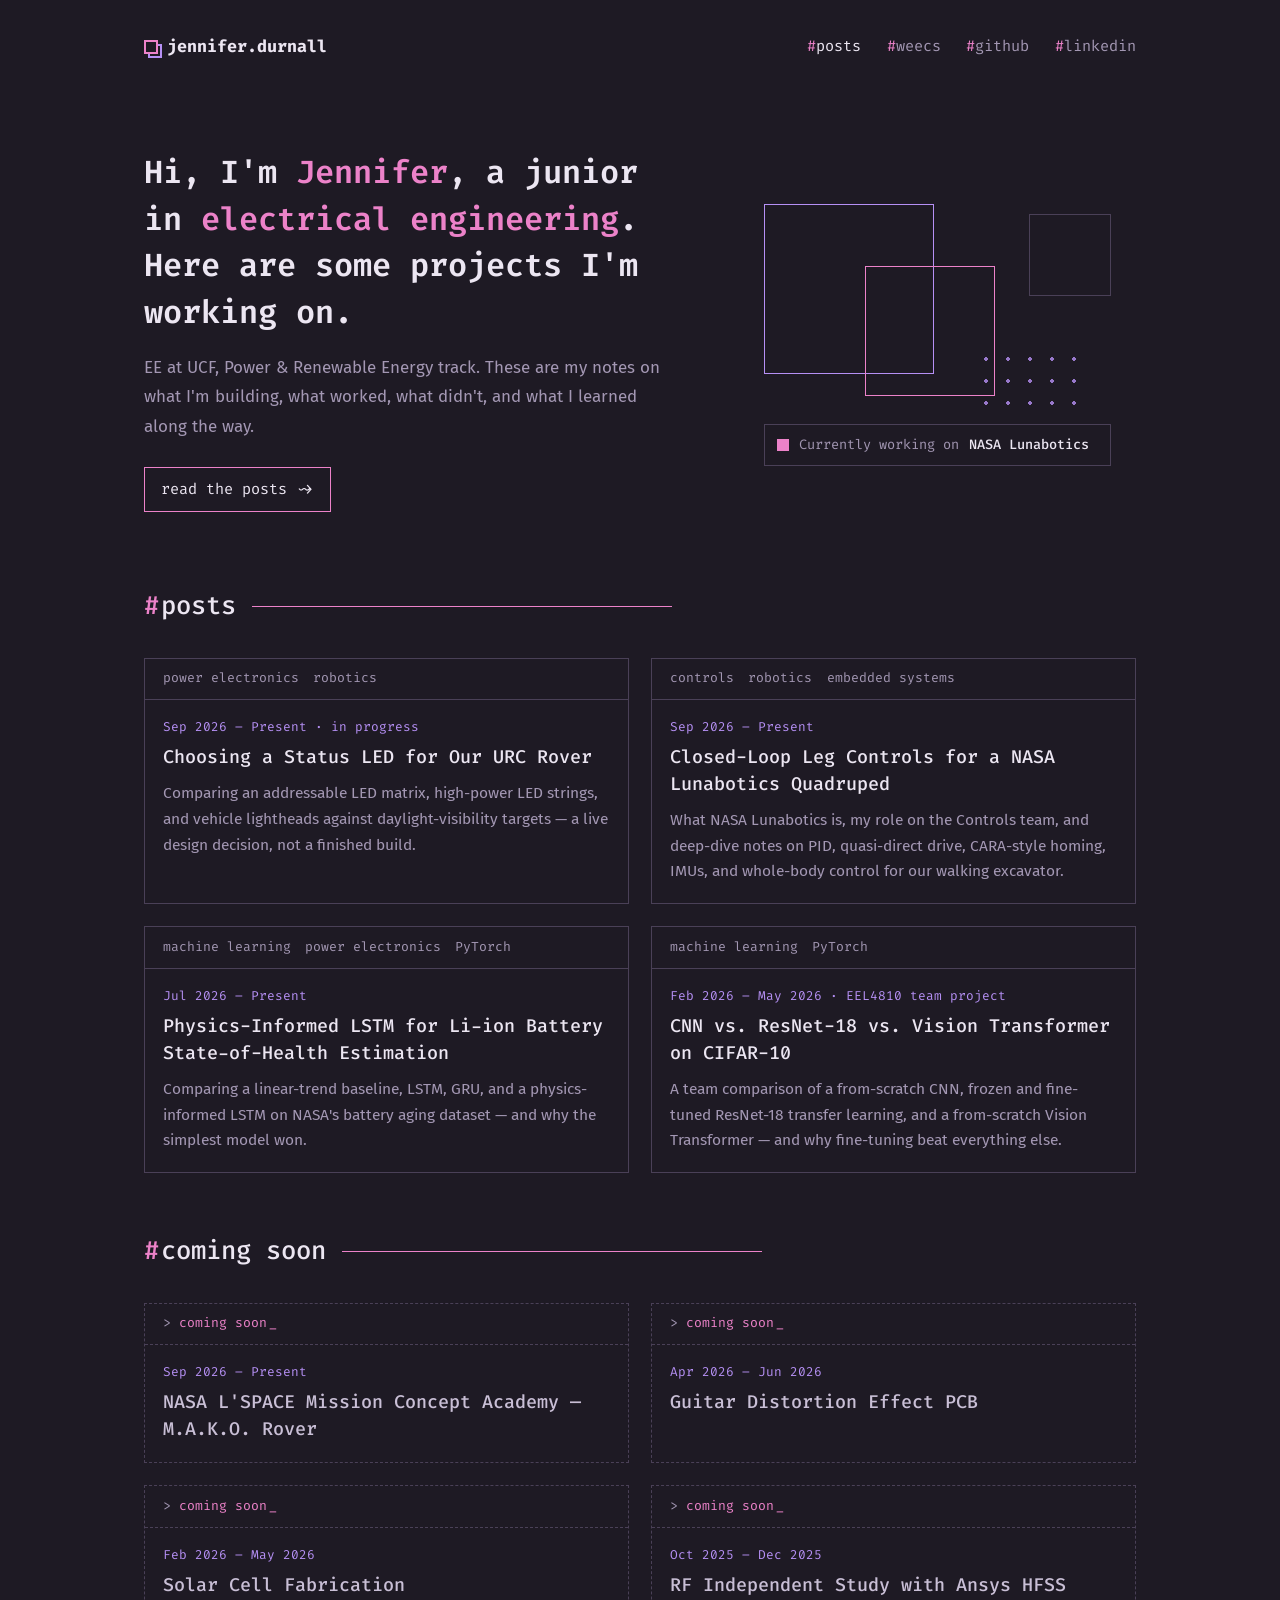
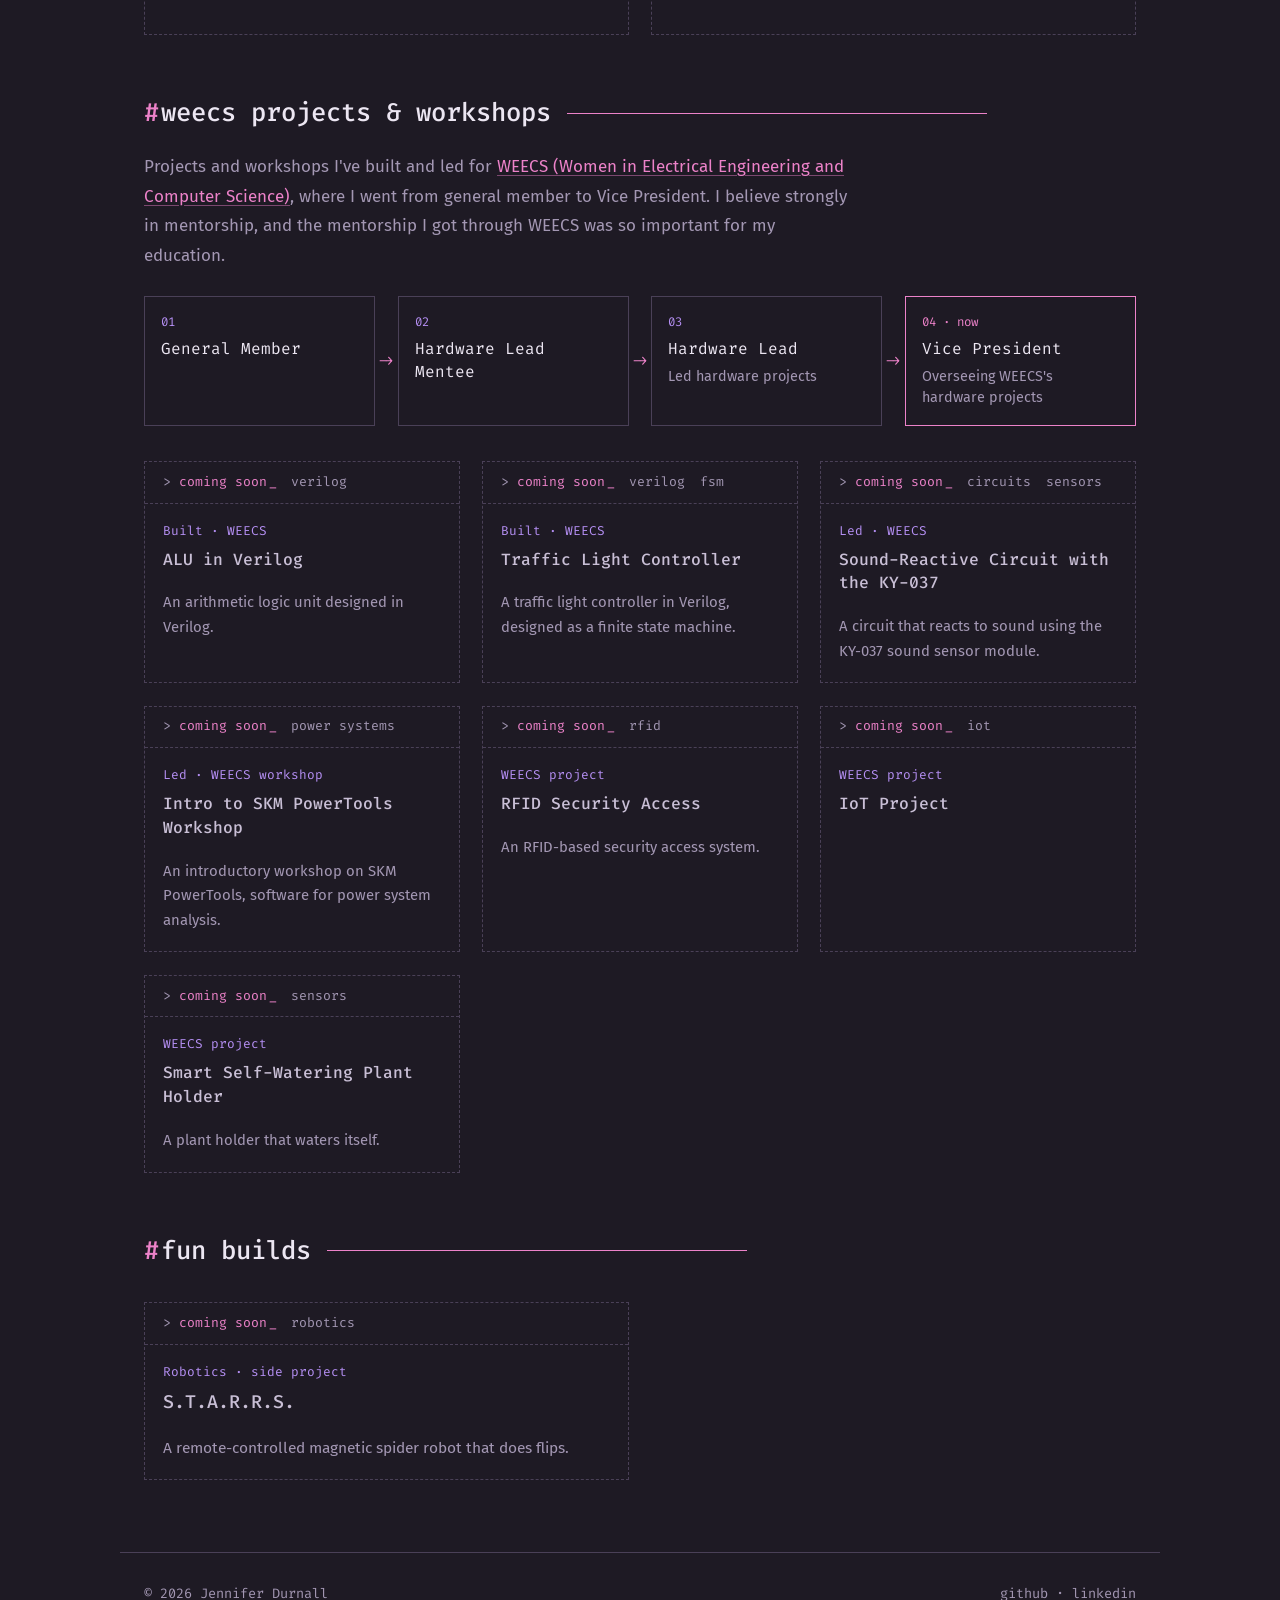
<file: index.html>
<!DOCTYPE html>
<html lang="en">
<head>
  <meta charset="UTF-8">
  <meta name="viewport" content="width=device-width, initial-scale=1.0">
  <title>Jennifer Durnall — Engineering Notes</title>
  <meta name="description" content="Notes on power electronics, embedded systems, controls, and machine learning projects by Jennifer Durnall, EE student at UCF.">
  <link rel="preconnect" href="https://fonts.googleapis.com">
  <link rel="preconnect" href="https://fonts.gstatic.com" crossorigin>
  <link href="https://fonts.googleapis.com/css2?family=Fira+Code:wght@400;500;600;700&family=Fira+Sans:ital,wght@0,400;0,500;0,600;1,400&display=swap" rel="stylesheet">
  <link rel="stylesheet" href="assets/style.css?v=6">
</head>
<body>

  <header class="site-header">
    <a class="logo" href="index.html"><span class="mark"></span>jennifer.durnall</a>
    <nav class="site-nav">
      <a href="#posts" aria-current="page">posts</a>
      <a href="#clubs">weecs</a>
      <a href="https://github.com/jddurnn777">github</a>
      <a href="https://www.linkedin.com/in/jennifer-durnall">linkedin</a>
    </nav>
  </header>

  <main>
    <section class="hero">
      <div>
        <h1>Hi, I'm <em>Jennifer</em>, a junior in <em>electrical engineering</em>. Here are some projects I'm working on.</h1>
        <p>EE at UCF, Power &amp; Renewable Energy track. These are my notes on what I'm building, what worked, what didn't, and what I learned along the way.</p>
        <a class="btn" href="#posts">read the posts ~&gt;</a>
      </div>
      <div class="hero-art" aria-hidden="true">
        <span class="sq a"></span>
        <span class="sq b"></span>
        <span class="sq c"></span>
        <span class="dots"></span>
        <div class="status">Currently working on <b>NASA Lunabotics</b></div>
      </div>
    </section>

    <h2 class="section-title" id="posts">posts</h2>
    <ul class="post-list">

      <li class="post-card">
        <div class="post-date">Sep 2026 – Present · in progress</div>
        <h2><a href="posts/urc-status-led.html">Choosing a Status LED for Our URC Rover</a></h2>
        <p>Comparing an addressable LED matrix, high-power LED strings, and vehicle lightheads against daylight-visibility targets — a live design decision, not a finished build.</p>
        <div>
          <span class="tag">power electronics</span>
          <span class="tag">robotics</span>
        </div>
      </li>

      <li class="post-card">
        <div class="post-date">Sep 2026 – Present</div>
        <h2><a href="posts/lunabotics-leg-controls.html">Closed-Loop Leg Controls for a NASA Lunabotics Quadruped</a></h2>
        <p>What NASA Lunabotics is, my role on the Controls team, and deep-dive notes on PID, quasi-direct drive, CARA-style homing, IMUs, and whole-body control for our walking excavator.</p>
        <div>
          <span class="tag">controls</span>
          <span class="tag">robotics</span>
          <span class="tag">embedded systems</span>
        </div>
      </li>

      <li class="post-card">
        <div class="post-date">Jul 2026 – Present</div>
        <h2><a href="posts/battery-soh-pinn-lstm.html">Physics-Informed LSTM for Li-ion Battery State-of-Health Estimation</a></h2>
        <p>Comparing a linear-trend baseline, LSTM, GRU, and a physics-informed LSTM on NASA's battery aging dataset — and why the simplest model won.</p>
        <div>
          <span class="tag">machine learning</span>
          <span class="tag">power electronics</span>
          <span class="tag">PyTorch</span>
        </div>
      </li>

      <li class="post-card">
        <div class="post-date">Feb 2026 – May 2026 · EEL4810 team project</div>
        <h2><a href="posts/cifar10-cnn-resnet-vit.html">CNN vs. ResNet-18 vs. Vision Transformer on CIFAR-10</a></h2>
        <p>A team comparison of a from-scratch CNN, frozen and fine-tuned ResNet-18 transfer learning, and a from-scratch Vision Transformer — and why fine-tuning beat everything else.</p>
        <div>
          <span class="tag">machine learning</span>
          <span class="tag">PyTorch</span>
        </div>
      </li>

    </ul>

    <h2 class="section-title" id="coming-soon">coming soon</h2>
    <ul class="post-list">

      <li class="post-card soon">
        <div class="post-date">Sep 2026 – Present</div>
        <h2>NASA L'SPACE Mission Concept Academy — M.A.K.O. Rover</h2>
        <div><span class="tag">coming soon</span></div>
      </li>

      <li class="post-card soon">
        <div class="post-date">Apr 2026 – Jun 2026</div>
        <h2>Guitar Distortion Effect PCB</h2>
        <div><span class="tag">coming soon</span></div>
      </li>

      <li class="post-card soon">
        <div class="post-date">Feb 2026 – May 2026</div>
        <h2>Solar Cell Fabrication</h2>
        <div><span class="tag">coming soon</span></div>
      </li>

      <li class="post-card soon">
        <div class="post-date">Oct 2025 – Dec 2025</div>
        <h2>RF Independent Study with Ansys HFSS</h2>
        <div><span class="tag">coming soon</span></div>
      </li>

    </ul>

    <h2 class="section-title" id="clubs">weecs projects &amp; workshops</h2>
    <p class="section-intro">Projects and workshops I've built and led for <a href="https://women.eecs.ucf.edu/">WEECS (Women in Electrical Engineering and Computer Science)</a>, where I went from general member to Vice President. I believe strongly in mentorship, and the mentorship I got through WEECS was so important for my education.</p>
    <ol class="path">
      <li><span class="step">01</span><span class="role-name">General Member</span></li>
      <li><span class="step">02</span><span class="role-name">Hardware Lead Mentee</span></li>
      <li><span class="step">03</span><span class="role-name">Hardware Lead</span><span class="role-note">Led hardware projects</span></li>
      <li class="now"><span class="step">04 · now</span><span class="role-name">Vice President</span><span class="role-note">Overseeing WEECS's hardware projects</span></li>
    </ol>
    <ul class="post-list compact">

      <li class="post-card soon">
        <div class="post-date">Built · WEECS</div>
        <h2>ALU in Verilog</h2>
        <p>An arithmetic logic unit designed in Verilog.</p>
        <div><span class="tag">coming soon</span><span class="tag">verilog</span></div>
      </li>

      <li class="post-card soon">
        <div class="post-date">Built · WEECS</div>
        <h2>Traffic Light Controller</h2>
        <p>A traffic light controller in Verilog, designed as a finite state machine.</p>
        <div><span class="tag">coming soon</span><span class="tag">verilog</span><span class="tag">fsm</span></div>
      </li>

      <li class="post-card soon">
        <div class="post-date">Led · WEECS</div>
        <h2>Sound-Reactive Circuit with the KY-037</h2>
        <p>A circuit that reacts to sound using the KY-037 sound sensor module.</p>
        <div><span class="tag">coming soon</span><span class="tag">circuits</span><span class="tag">sensors</span></div>
      </li>

      <li class="post-card soon">
        <div class="post-date">Led · WEECS workshop</div>
        <h2>Intro to SKM PowerTools Workshop</h2>
        <p>An introductory workshop on SKM PowerTools, software for power system analysis.</p>
        <div><span class="tag">coming soon</span><span class="tag">power systems</span></div>
      </li>

      <li class="post-card soon">
        <div class="post-date">WEECS project</div>
        <h2>RFID Security Access</h2>
        <p>An RFID-based security access system.</p>
        <div><span class="tag">coming soon</span><span class="tag">rfid</span></div>
      </li>

      <li class="post-card soon">
        <div class="post-date">WEECS project</div>
        <h2>IoT Project</h2>
        <div><span class="tag">coming soon</span><span class="tag">iot</span></div>
      </li>

      <li class="post-card soon">
        <div class="post-date">WEECS project</div>
        <h2>Smart Self-Watering Plant Holder</h2>
        <p>A plant holder that waters itself.</p>
        <div><span class="tag">coming soon</span><span class="tag">sensors</span></div>
      </li>

    </ul>

    <h2 class="section-title" id="fun-builds">fun builds</h2>
    <ul class="post-list">

      <li class="post-card soon">
        <div class="post-date">Robotics · side project</div>
        <h2>S.T.A.R.R.S.</h2>
        <p>A remote-controlled magnetic spider robot that does flips.</p>
        <div><span class="tag">coming soon</span><span class="tag">robotics</span></div>
      </li>

    </ul>
  </main>

  <footer class="site-footer">
    <span>&copy; 2026 Jennifer Durnall</span>
    <span><a href="https://github.com/jddurnn777">github</a> · <a href="https://www.linkedin.com/in/jennifer-durnall">linkedin</a></span>
  </footer>

</body>
</html>
</file>
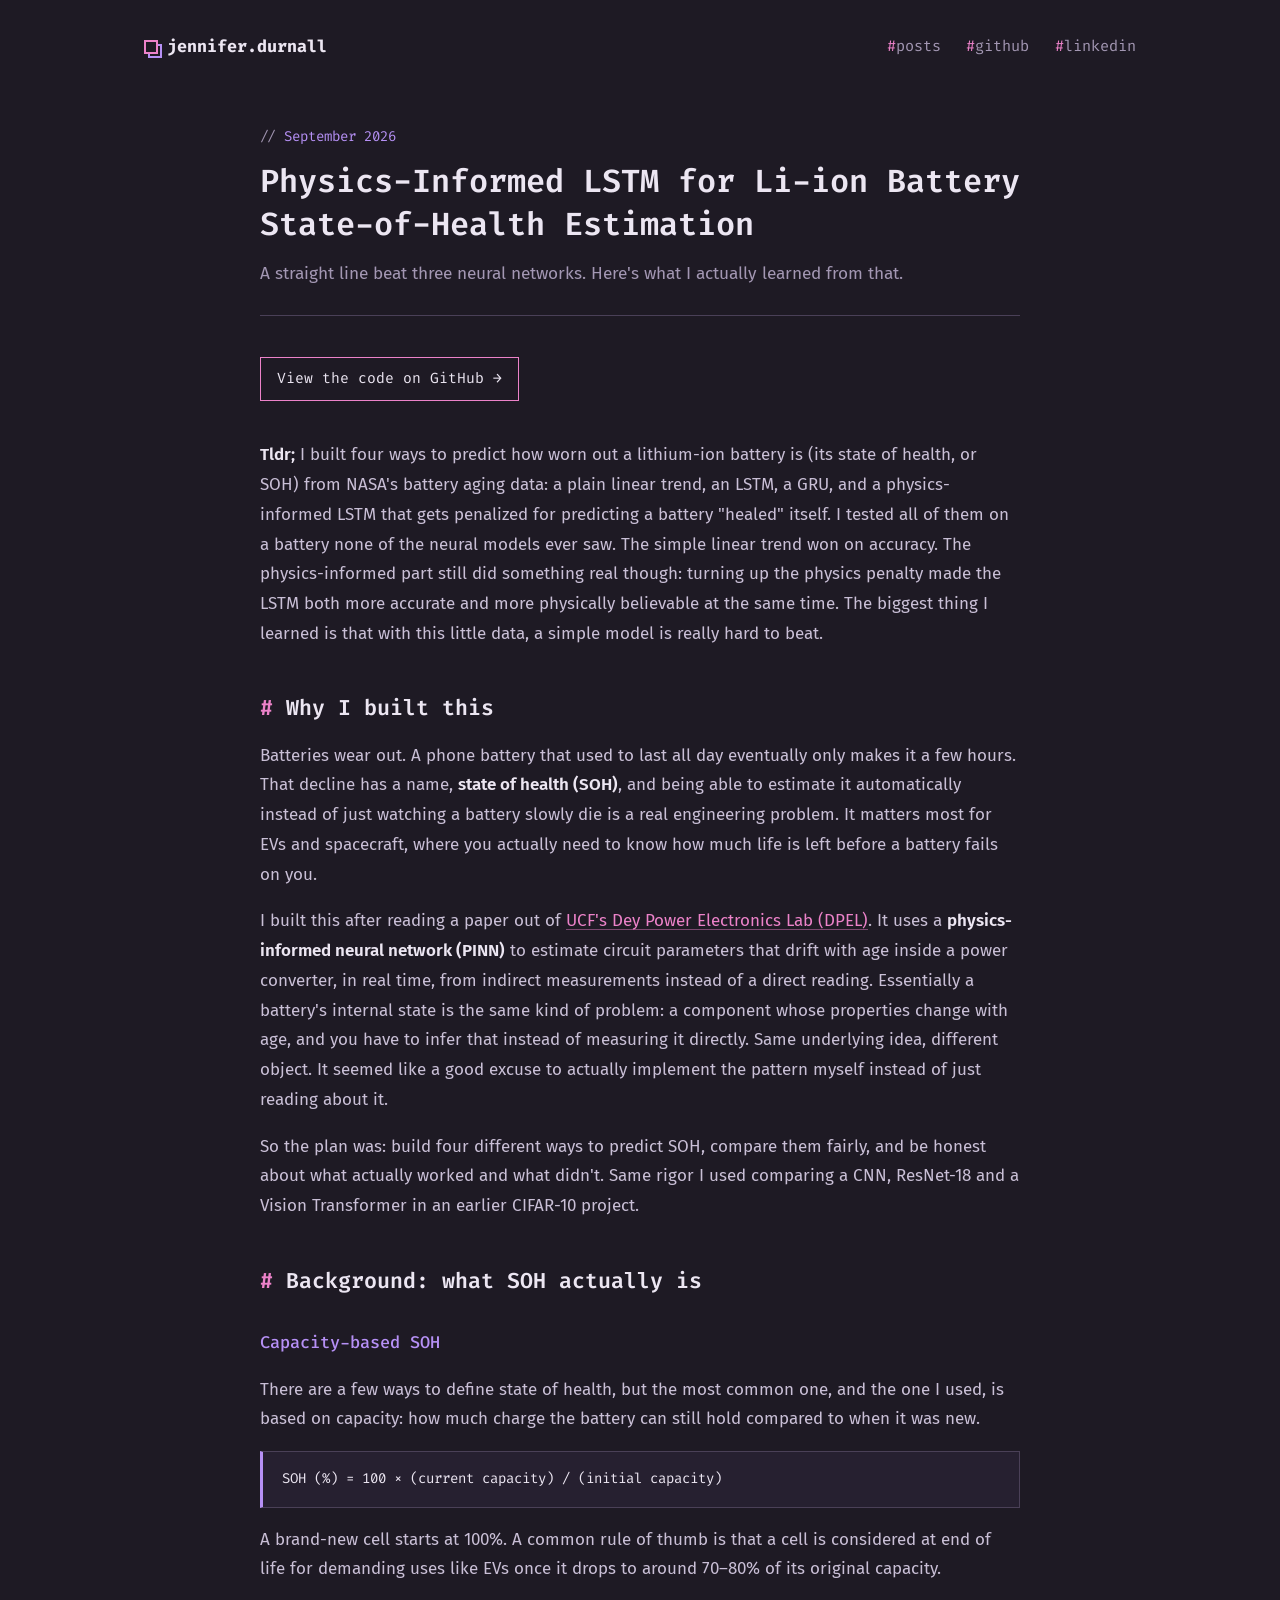
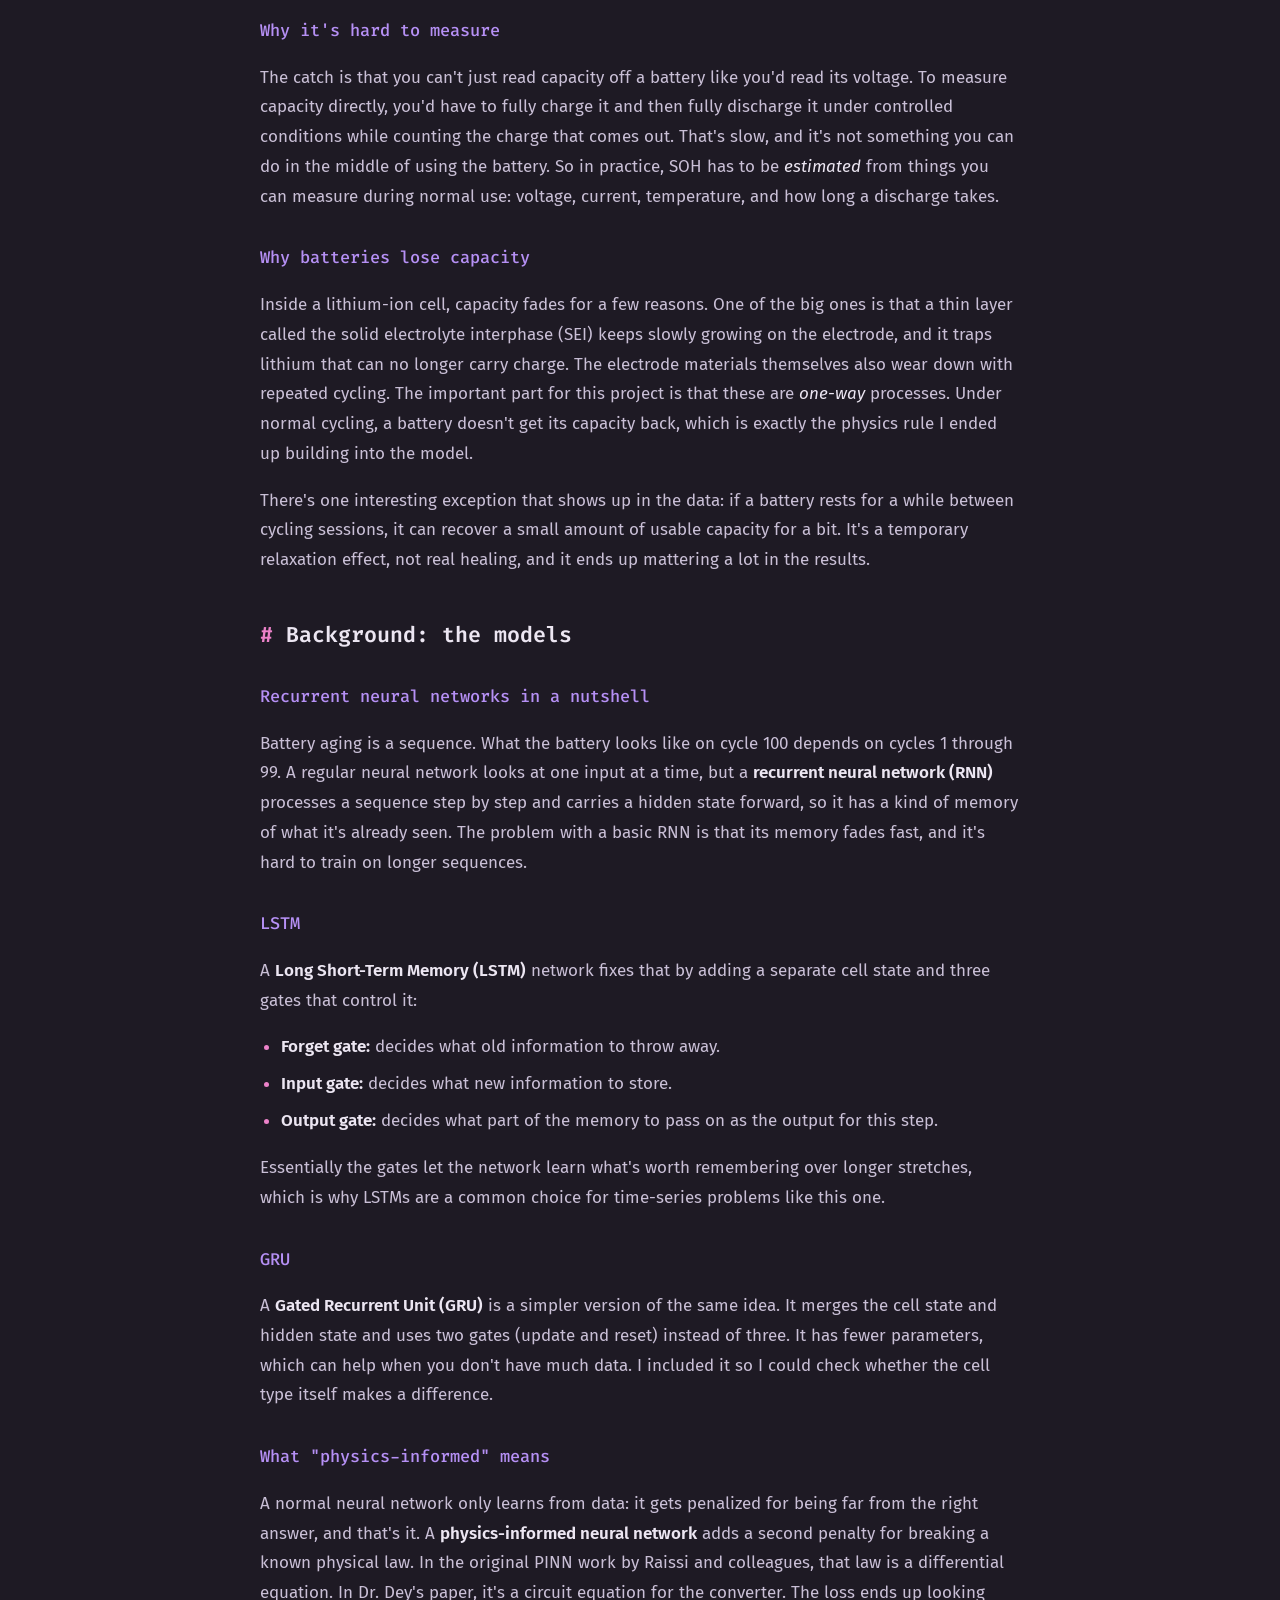
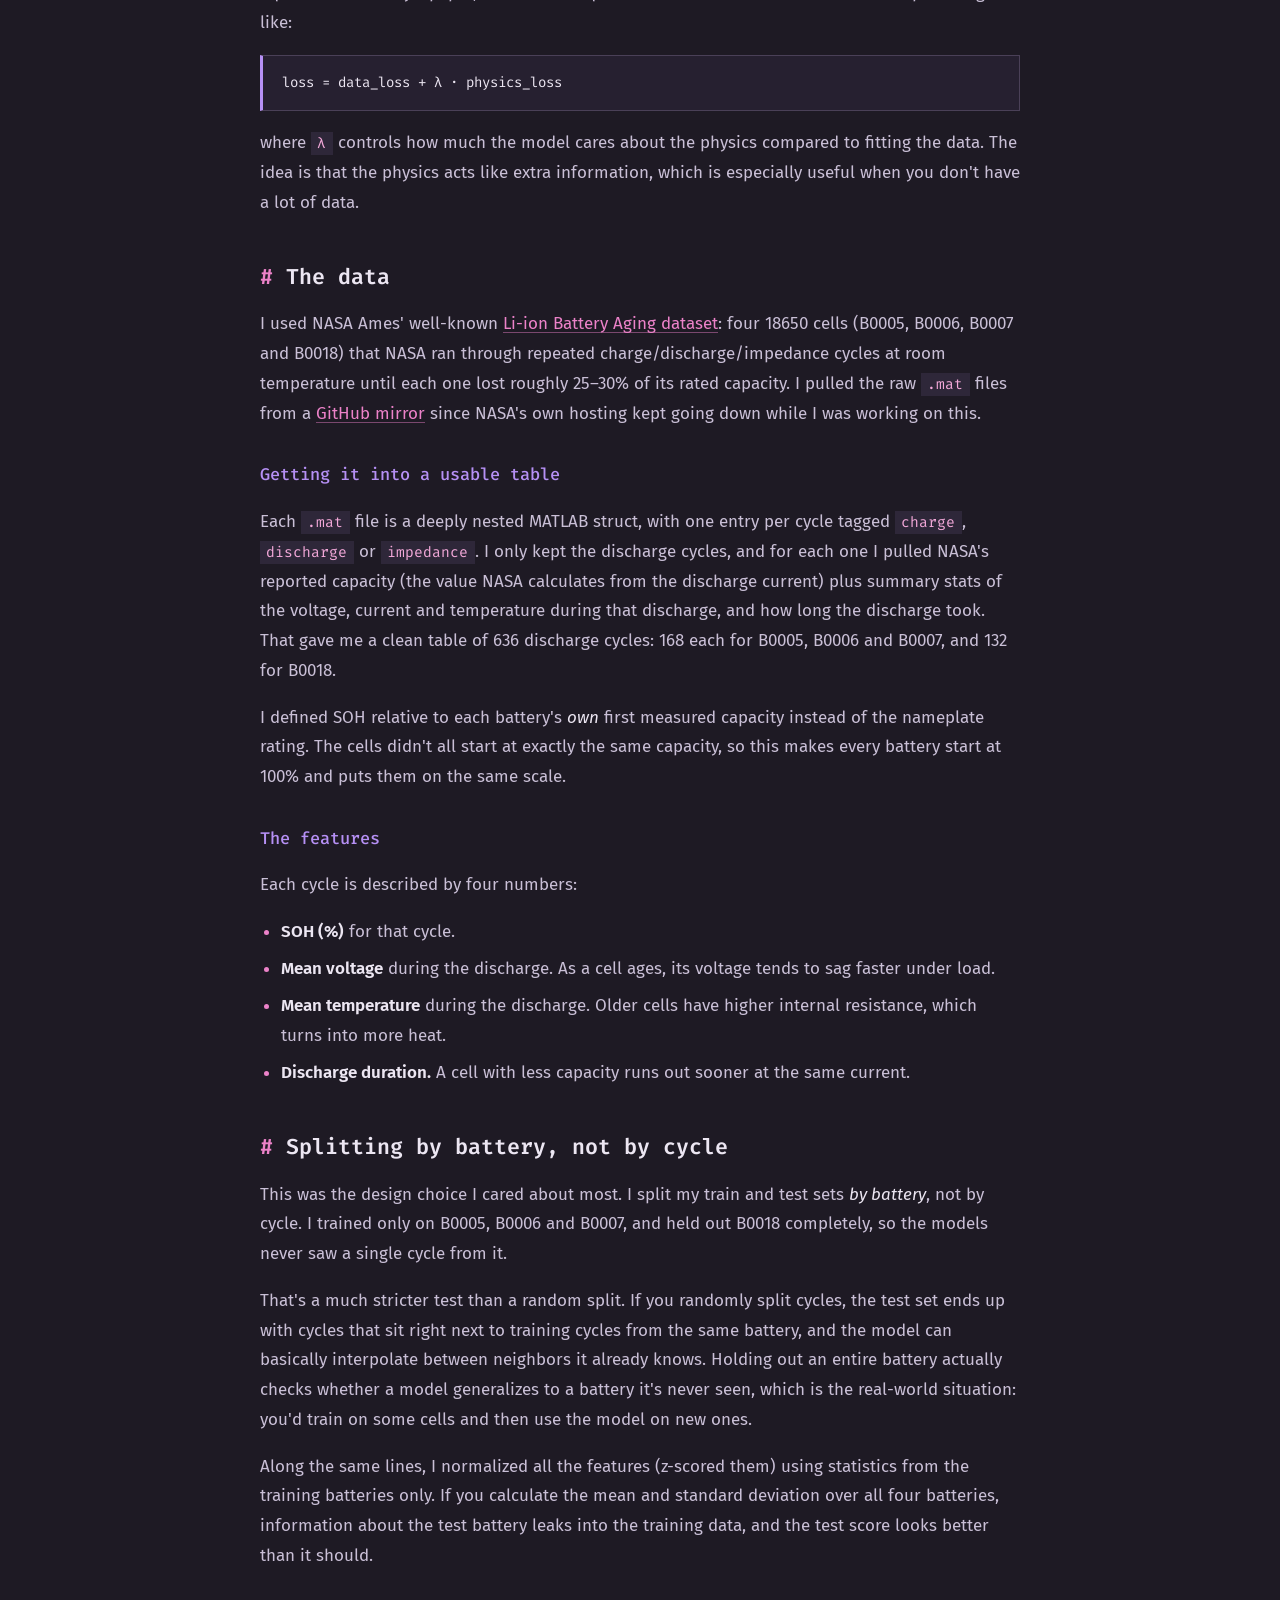
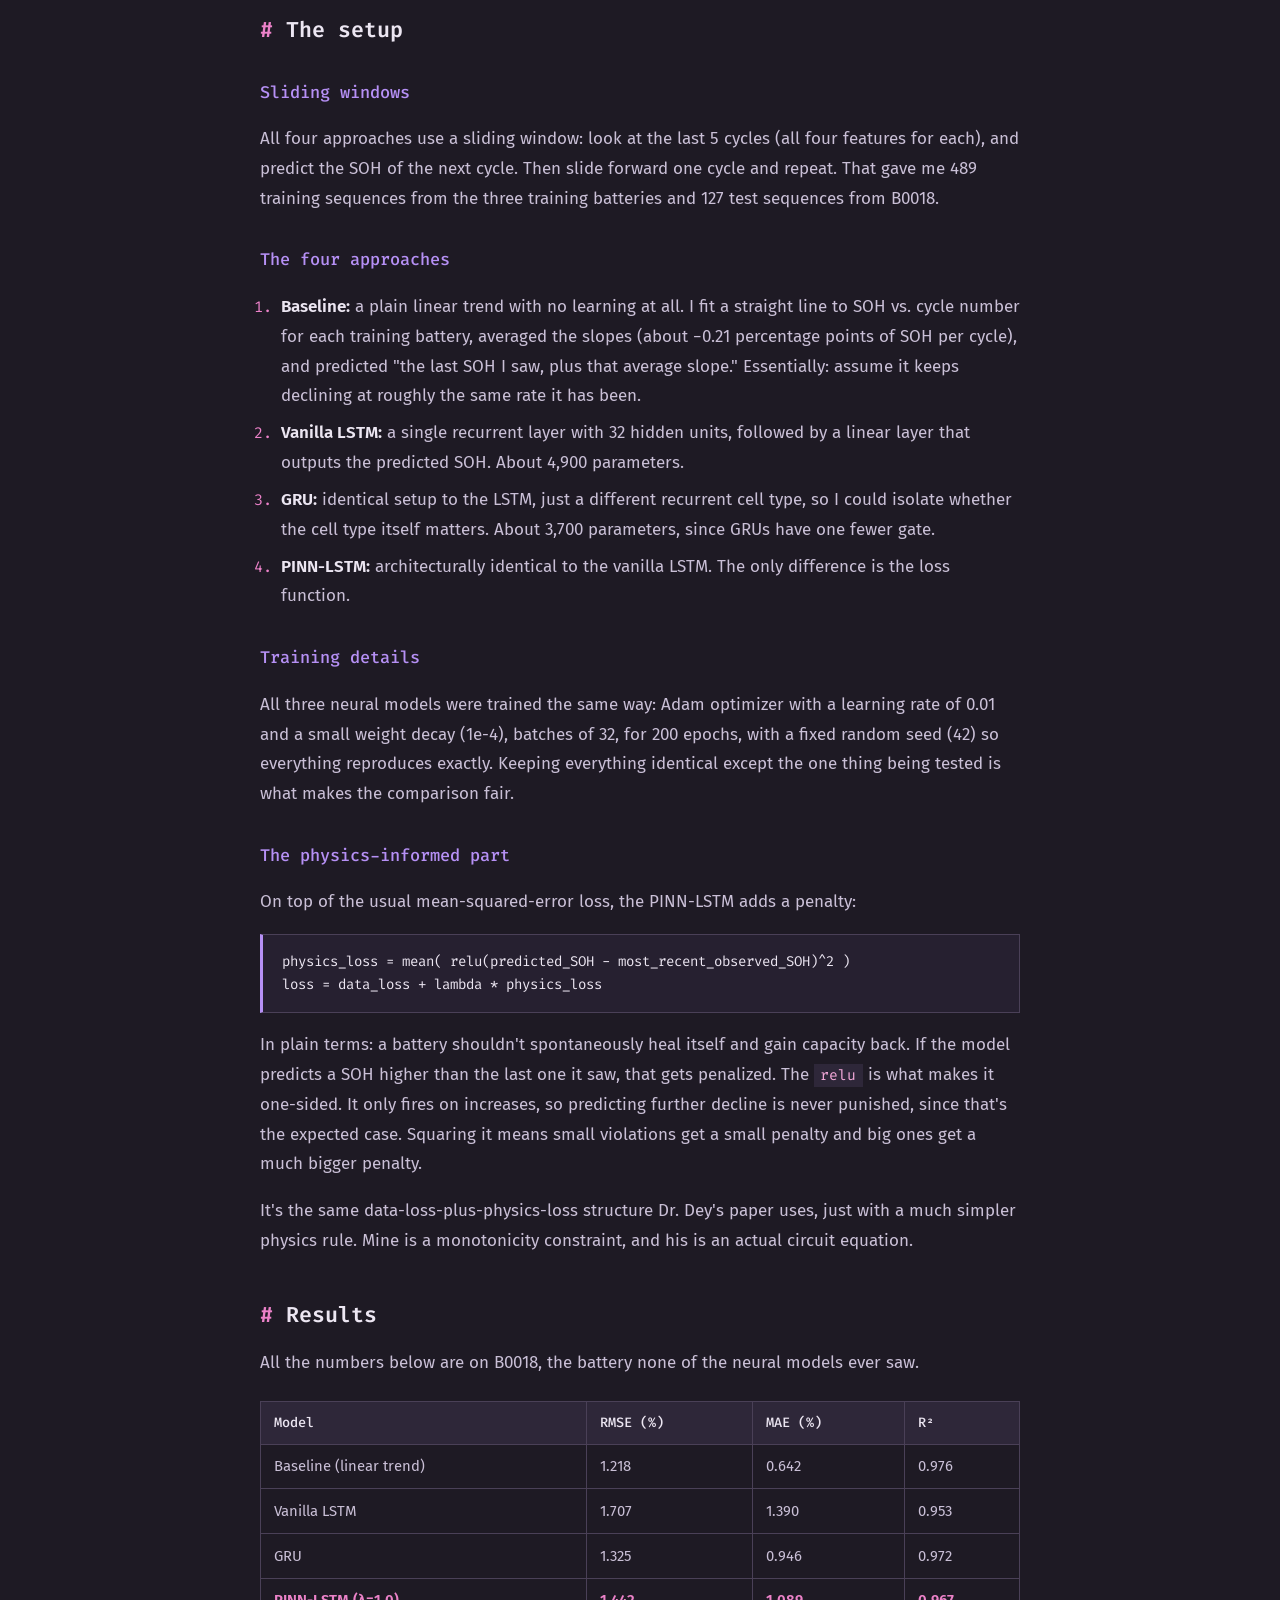
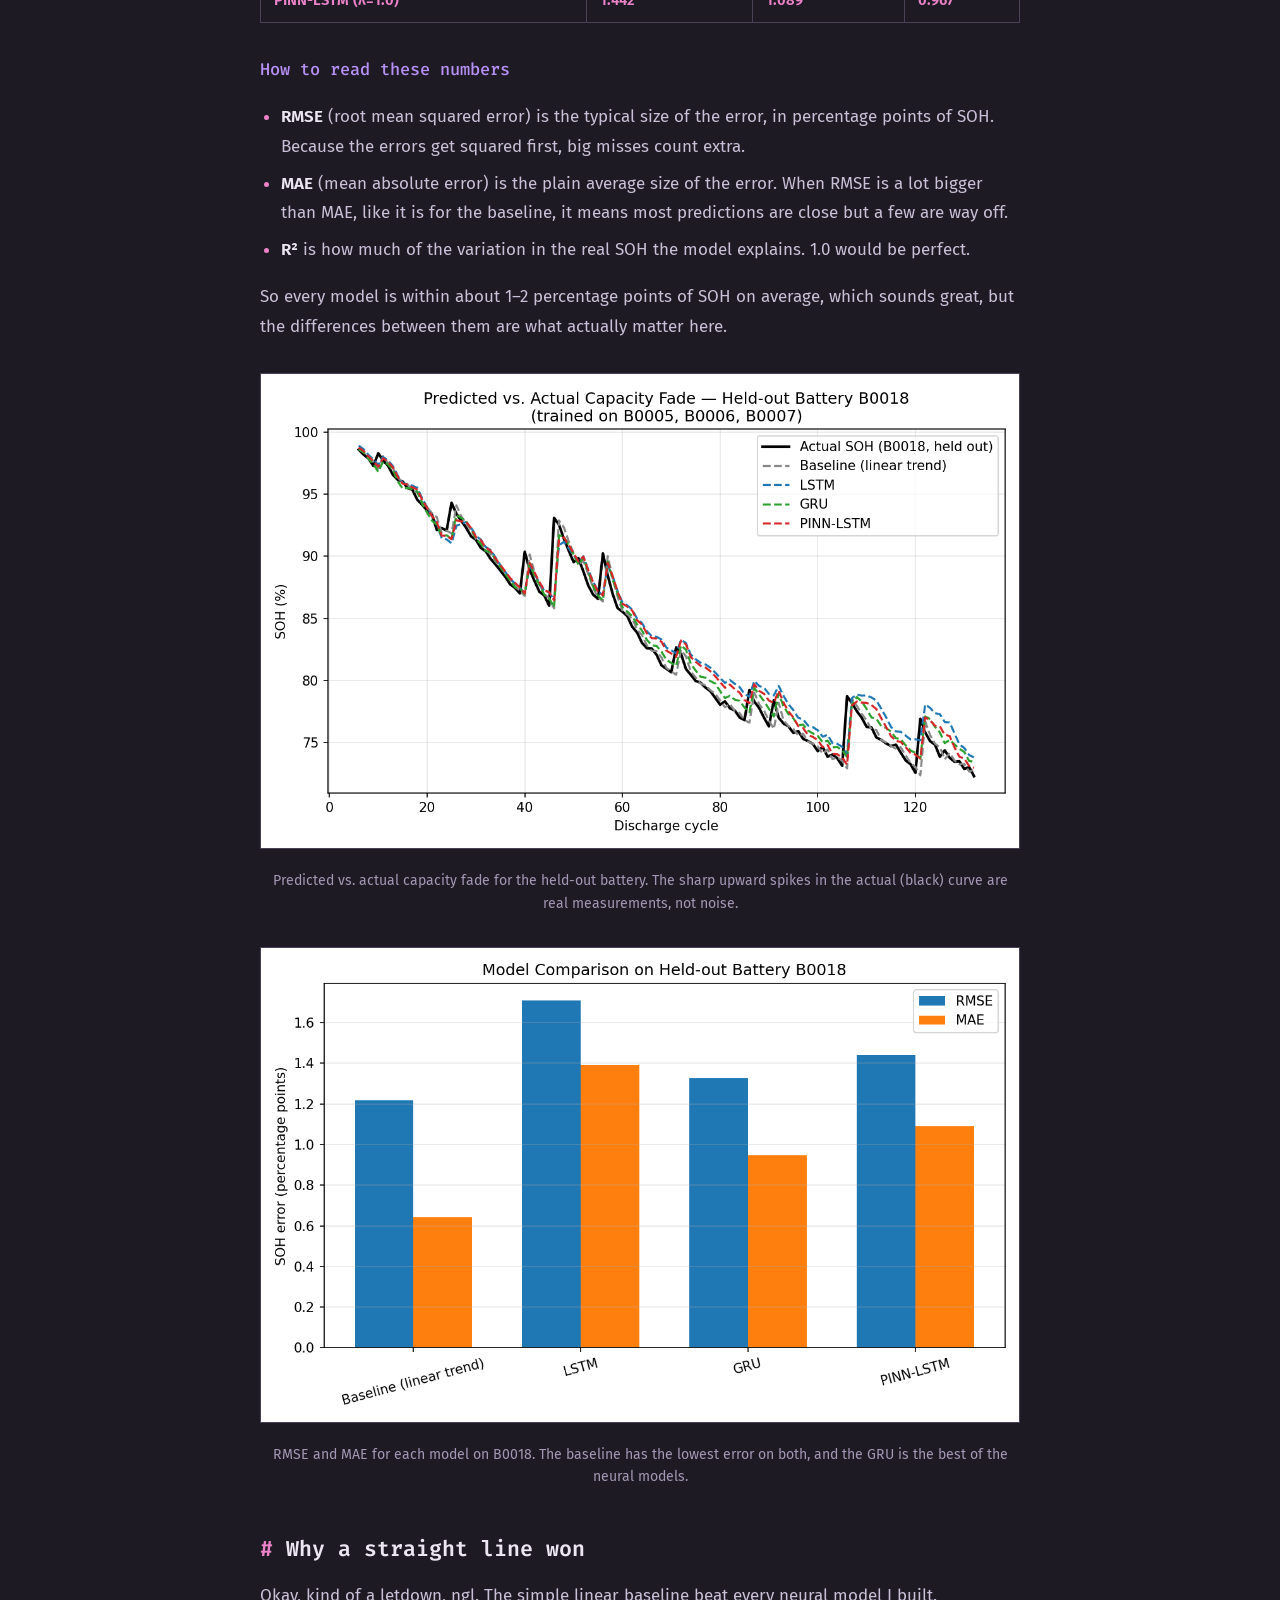
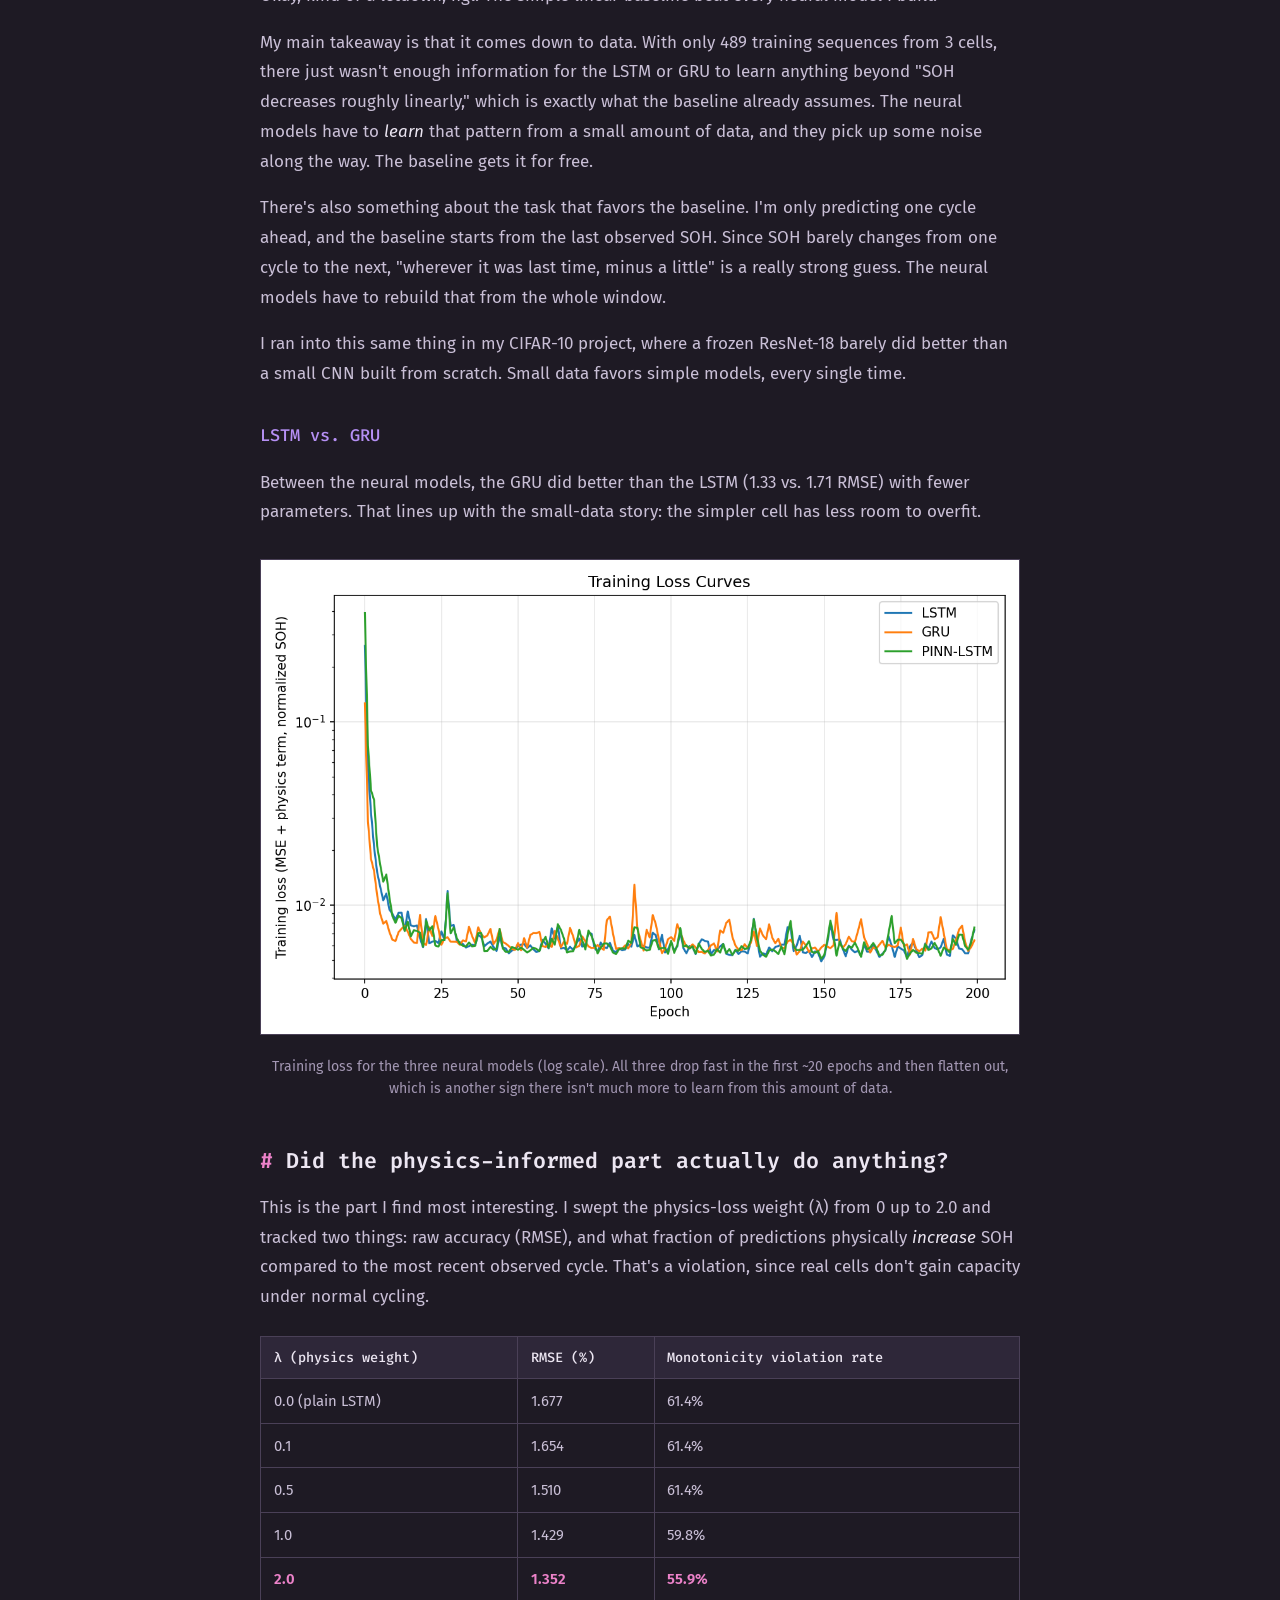
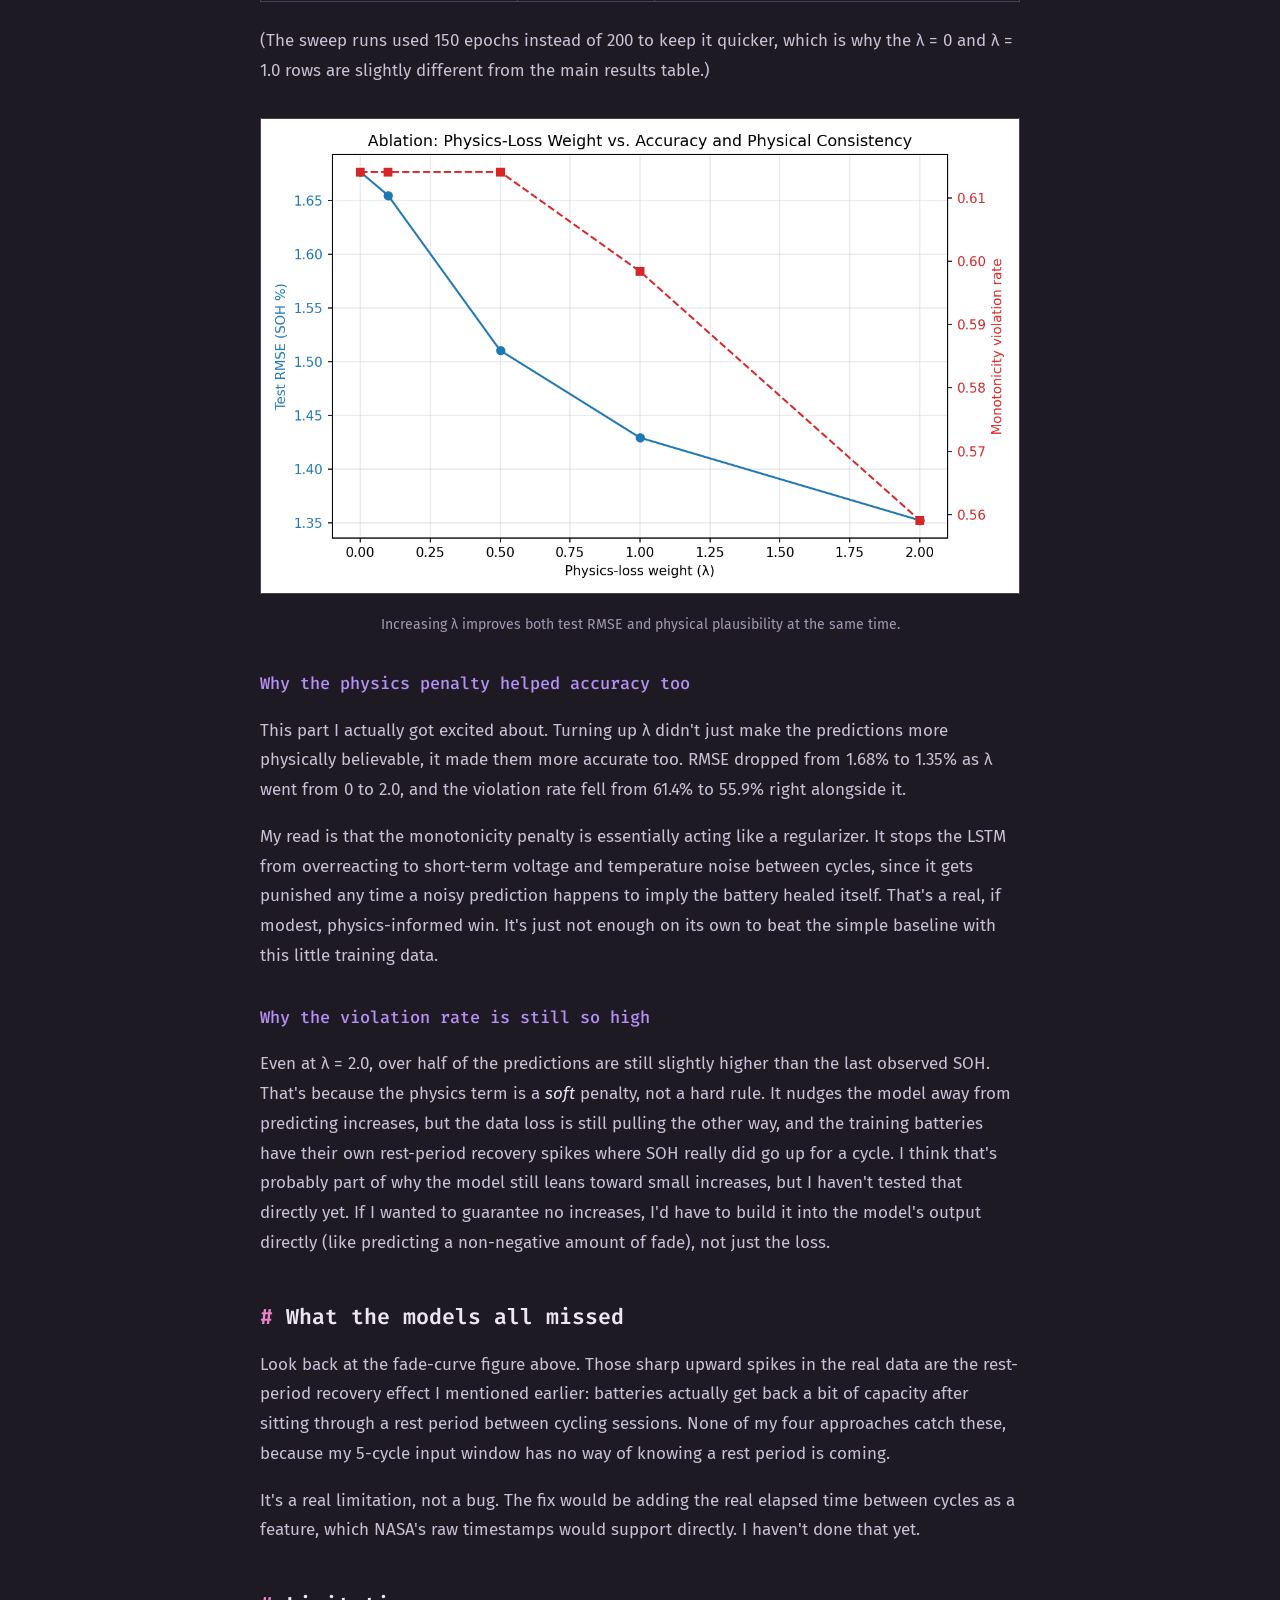
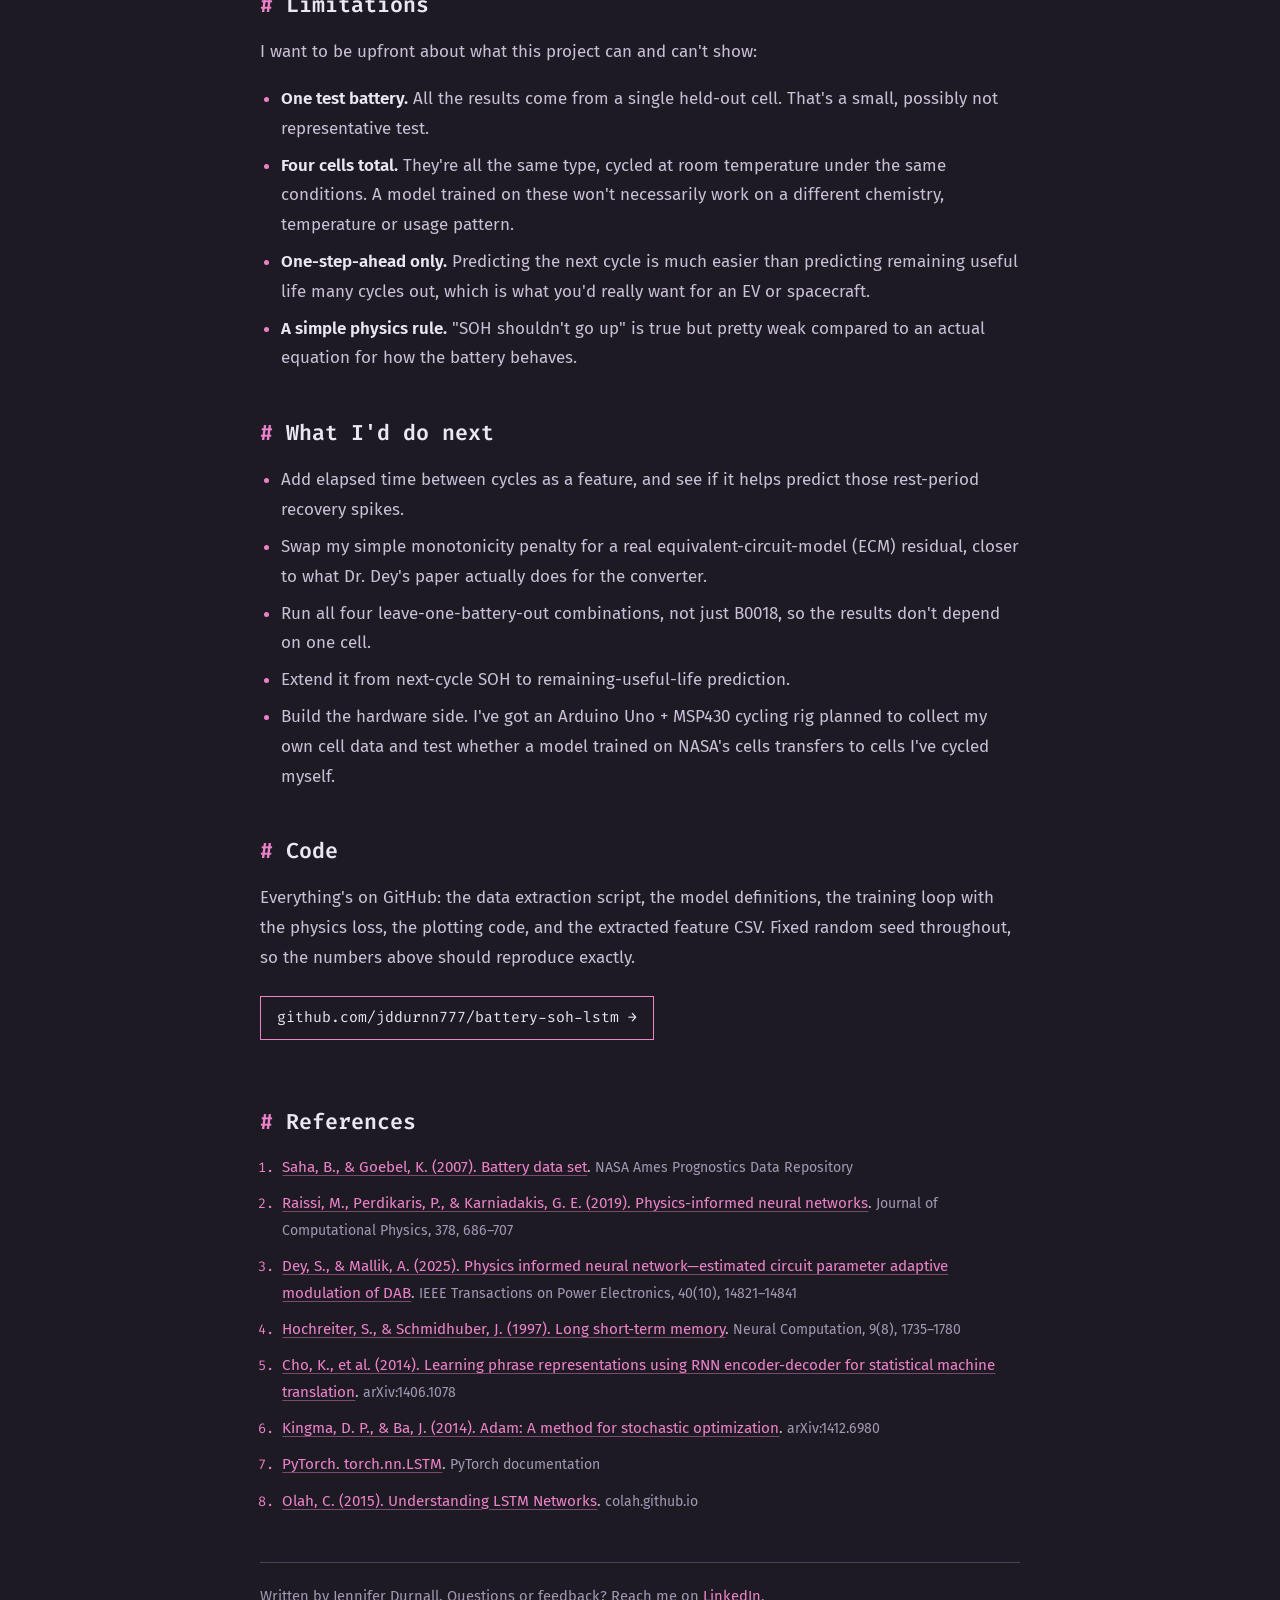
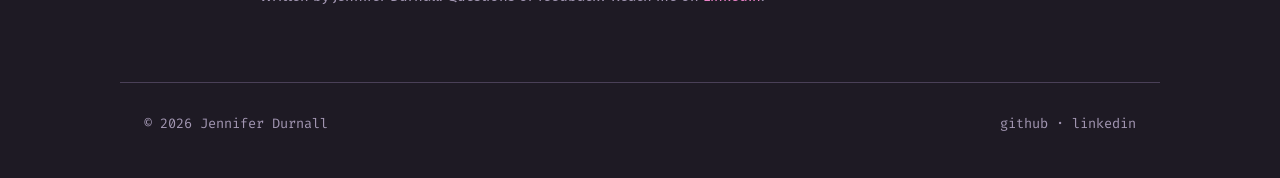
<file: posts/battery-soh-pinn-lstm.html>
<!DOCTYPE html>
<html lang="en">
<head>
  <meta charset="UTF-8">
  <meta name="viewport" content="width=device-width, initial-scale=1.0">
  <title>Physics-Informed LSTM for Li-ion Battery SOH Estimation — Jennifer Durnall</title>
  <meta name="description" content="Comparing a linear baseline, LSTM, GRU, and a physics-informed LSTM for Li-ion battery state-of-health estimation on NASA's battery aging dataset: background, method, results, and what I'd do next.">
  <link rel="preconnect" href="https://fonts.googleapis.com">
  <link rel="preconnect" href="https://fonts.gstatic.com" crossorigin>
  <link href="https://fonts.googleapis.com/css2?family=Fira+Code:wght@400;500;600;700&family=Fira+Sans:ital,wght@0,400;0,500;0,600;1,400&display=swap" rel="stylesheet">
  <link rel="stylesheet" href="../assets/style.css?v=6">
</head>
<body>

  <header class="site-header">
    <a class="logo" href="../index.html"><span class="mark"></span>jennifer.durnall</a>
    <nav class="site-nav">
      <a href="../index.html#posts">posts</a>
      <a href="https://github.com/jddurnn777">github</a>
      <a href="https://www.linkedin.com/in/jennifer-durnall">linkedin</a>
    </nav>
  </header>

  <main>
    <article>
      <div class="post-header">
        <div class="post-date">September 2026</div>
        <h1>Physics-Informed LSTM for Li-ion Battery State-of-Health Estimation</h1>
        <div class="subtitle">A straight line beat three neural networks. Here's what I actually learned from that.</div>
      </div>

      <a class="repo-link" href="https://github.com/jddurnn777/battery-soh-lstm">View the code on GitHub →</a>

      <p>
        <strong>Tldr;</strong> I built four ways to predict how worn out a lithium-ion battery is
        (its state of health, or SOH) from NASA's battery aging data: a plain linear trend, an LSTM,
        a GRU, and a physics-informed LSTM that gets penalized for predicting a battery "healed"
        itself. I tested all of them on a battery none of the neural models ever saw. The simple
        linear trend won on accuracy. The physics-informed part still did something real though:
        turning up the physics penalty made the LSTM both more accurate and more physically
        believable at the same time. The biggest thing I learned is that with this little data, a
        simple model is really hard to beat.
      </p>

      <h2>Why I built this</h2>
      <p>
        Batteries wear out. A phone battery that used to last all day eventually only makes it a few
        hours. That decline has a name, <strong>state of health (SOH)</strong>, and being able to
        estimate it automatically instead of just watching a battery slowly die is a real engineering
        problem. It matters most for EVs and spacecraft, where you actually need to know how much life
        is left before a battery fails on you.
      </p>
      <p>
        I built this after reading a paper out of
        <a href="https://www.ece.ucf.edu/dpel/">UCF's Dey Power Electronics Lab (DPEL)</a>. It uses a
        <strong>physics-informed neural network (PINN)</strong> to estimate circuit parameters that
        drift with age inside a power converter, in real time, from indirect measurements instead of
        a direct reading. Essentially a battery's internal state is the same kind of problem: a
        component whose properties change with age, and you have to infer that instead of measuring
        it directly. Same underlying idea, different object. It seemed like a good excuse to actually
        implement the pattern myself instead of just reading about it.
      </p>
      <p>
        So the plan was: build four different ways to predict SOH, compare them fairly, and be honest
        about what actually worked and what didn't. Same rigor I used comparing a CNN, ResNet-18 and a
        Vision Transformer in an earlier CIFAR-10 project.
      </p>

      <h2>Background: what SOH actually is</h2>

      <h3>Capacity-based SOH</h3>
      <p>
        There are a few ways to define state of health, but the most common one, and the one I used,
        is based on capacity: how much charge the battery can still hold compared to when it was new.
      </p>
<pre><code>SOH (%) = 100 × (current capacity) / (initial capacity)</code></pre>
      <p>
        A brand-new cell starts at 100%. A common rule of thumb is that a cell is considered at end of
        life for demanding uses like EVs once it drops to around 70–80% of its original capacity.
      </p>

      <h3>Why it's hard to measure</h3>
      <p>
        The catch is that you can't just read capacity off a battery like you'd read its voltage. To
        measure capacity directly, you'd have to fully charge it and then fully discharge it under
        controlled conditions while counting the charge that comes out. That's slow, and it's not
        something you can do in the middle of using the battery. So in practice, SOH has to be
        <em>estimated</em> from things you can measure during normal use: voltage, current,
        temperature, and how long a discharge takes.
      </p>

      <h3>Why batteries lose capacity</h3>
      <p>
        Inside a lithium-ion cell, capacity fades for a few reasons. One of the big ones is that a thin
        layer called the solid electrolyte interphase (SEI) keeps slowly growing on the electrode, and
        it traps lithium that can no longer carry charge. The electrode materials themselves also wear
        down with repeated cycling. The important part for this project is that these are
        <em>one-way</em> processes. Under normal cycling, a battery doesn't get its capacity back, which
        is exactly the physics rule I ended up building into the model.
      </p>
      <p>
        There's one interesting exception that shows up in the data: if a battery rests for a while
        between cycling sessions, it can recover a small amount of usable capacity for a bit. It's a
        temporary relaxation effect, not real healing, and it ends up mattering a lot in the results.
      </p>

      <h2>Background: the models</h2>

      <h3>Recurrent neural networks in a nutshell</h3>
      <p>
        Battery aging is a sequence. What the battery looks like on cycle 100 depends on cycles 1
        through 99. A regular neural network looks at one input at a time, but a
        <strong>recurrent neural network (RNN)</strong> processes a sequence step by step and carries a
        hidden state forward, so it has a kind of memory of what it's already seen. The problem with a
        basic RNN is that its memory fades fast, and it's hard to train on longer sequences.
      </p>

      <h3>LSTM</h3>
      <p>
        A <strong>Long Short-Term Memory (LSTM)</strong> network fixes that by adding a separate cell
        state and three gates that control it:
      </p>
      <ul>
        <li><strong>Forget gate:</strong> decides what old information to throw away.</li>
        <li><strong>Input gate:</strong> decides what new information to store.</li>
        <li><strong>Output gate:</strong> decides what part of the memory to pass on as the output
        for this step.</li>
      </ul>
      <p>
        Essentially the gates let the network learn what's worth remembering over longer stretches,
        which is why LSTMs are a common choice for time-series problems like this one.
      </p>

      <h3>GRU</h3>
      <p>
        A <strong>Gated Recurrent Unit (GRU)</strong> is a simpler version of the same idea. It merges
        the cell state and hidden state and uses two gates (update and reset) instead of three. It has
        fewer parameters, which can help when you don't have much data. I included it so I could check
        whether the cell type itself makes a difference.
      </p>

      <h3>What "physics-informed" means</h3>
      <p>
        A normal neural network only learns from data: it gets penalized for being far from the right
        answer, and that's it. A <strong>physics-informed neural network</strong> adds a second penalty
        for breaking a known physical law. In the original PINN work by Raissi and colleagues, that law
        is a differential equation. In Dr. Dey's paper, it's a circuit equation for the converter. The
        loss ends up looking like:
      </p>
<pre><code>loss = data_loss + λ · physics_loss</code></pre>
      <p>
        where <code>λ</code> controls how much the model cares about the physics compared to fitting
        the data. The idea is that the physics acts like extra information, which is especially useful
        when you don't have a lot of data.
      </p>

      <h2>The data</h2>
      <p>
        I used NASA Ames' well-known
        <a href="https://www.nasa.gov/intelligent-systems-division/discovery-and-systems-health/pcoe/pcoe-data-set-repository/">Li-ion Battery Aging dataset</a>:
        four 18650 cells (B0005, B0006, B0007 and B0018) that NASA ran through repeated
        charge/discharge/impedance cycles at room temperature until each one lost roughly 25–30% of
        its rated capacity. I pulled the raw <code>.mat</code> files from a
        <a href="https://github.com/Maruthi-prasanth/Battery-Health-Prophecy">GitHub mirror</a> since
        NASA's own hosting kept going down while I was working on this.
      </p>

      <h3>Getting it into a usable table</h3>
      <p>
        Each <code>.mat</code> file is a deeply nested MATLAB struct, with one entry per cycle tagged
        <code>charge</code>, <code>discharge</code> or <code>impedance</code>. I only kept the discharge
        cycles, and for each one I pulled NASA's reported capacity (the value NASA calculates from the
        discharge current) plus summary stats of the voltage, current and temperature during that
        discharge, and how long the discharge took. That gave me a clean table of 636 discharge cycles:
        168 each for B0005, B0006 and B0007, and 132 for B0018.
      </p>
      <p>
        I defined SOH relative to each battery's <em>own</em> first measured capacity instead of the
        nameplate rating. The cells didn't all start at exactly the same capacity, so this makes every
        battery start at 100% and puts them on the same scale.
      </p>

      <h3>The features</h3>
      <p>
        Each cycle is described by four numbers:
      </p>
      <ul>
        <li><strong>SOH (%)</strong> for that cycle.</li>
        <li><strong>Mean voltage</strong> during the discharge. As a cell ages, its voltage tends to
        sag faster under load.</li>
        <li><strong>Mean temperature</strong> during the discharge. Older cells have higher internal
        resistance, which turns into more heat.</li>
        <li><strong>Discharge duration.</strong> A cell with less capacity runs out sooner at the same
        current.</li>
      </ul>

      <h2>Splitting by battery, not by cycle</h2>
      <p>
        This was the design choice I cared about most. I split my train and test sets <em>by
        battery</em>, not by cycle. I trained only on B0005, B0006 and B0007, and held out B0018
        completely, so the models never saw a single cycle from it.
      </p>
      <p>
        That's a much stricter test than a random split. If you randomly split cycles, the test set
        ends up with cycles that sit right next to training cycles from the same battery, and the
        model can basically interpolate between neighbors it already knows. Holding out an entire
        battery actually checks whether a model generalizes to a battery it's never seen, which is the
        real-world situation: you'd train on some cells and then use the model on new ones.
      </p>
      <p>
        Along the same lines, I normalized all the features (z-scored them) using statistics from the
        training batteries only. If you calculate the mean and standard deviation over all four
        batteries, information about the test battery leaks into the training data, and the test score
        looks better than it should.
      </p>

      <h2>The setup</h2>

      <h3>Sliding windows</h3>
      <p>
        All four approaches use a sliding window: look at the last 5 cycles (all four features for
        each), and predict the SOH of the next cycle. Then slide forward one cycle and repeat. That
        gave me 489 training sequences from the three training batteries and 127 test sequences from
        B0018.
      </p>

      <h3>The four approaches</h3>
      <ol>
        <li><strong>Baseline:</strong> a plain linear trend with no learning at all. I fit a straight
        line to SOH vs. cycle number for each training battery, averaged the slopes (about −0.21
        percentage points of SOH per cycle), and predicted "the last SOH I saw, plus that average
        slope." Essentially: assume it keeps declining at roughly the same rate it has been.</li>
        <li><strong>Vanilla LSTM:</strong> a single recurrent layer with 32 hidden units, followed by
        a linear layer that outputs the predicted SOH. About 4,900 parameters.</li>
        <li><strong>GRU:</strong> identical setup to the LSTM, just a different recurrent cell type,
        so I could isolate whether the cell type itself matters. About 3,700 parameters, since GRUs
        have one fewer gate.</li>
        <li><strong>PINN-LSTM:</strong> architecturally identical to the vanilla LSTM. The only
        difference is the loss function.</li>
      </ol>

      <h3>Training details</h3>
      <p>
        All three neural models were trained the same way: Adam optimizer with a learning rate of 0.01
        and a small weight decay (1e-4), batches of 32, for 200 epochs, with a fixed random seed (42) so
        everything reproduces exactly. Keeping everything identical except the one thing being tested
        is what makes the comparison fair.
      </p>

      <h3>The physics-informed part</h3>
      <p>
        On top of the usual mean-squared-error loss, the PINN-LSTM adds a penalty:
      </p>
<pre><code>physics_loss = mean( relu(predicted_SOH - most_recent_observed_SOH)^2 )
loss = data_loss + lambda * physics_loss</code></pre>
      <p>
        In plain terms: a battery shouldn't spontaneously heal itself and gain capacity back. If the
        model predicts a SOH higher than the last one it saw, that gets penalized. The
        <code>relu</code> is what makes it one-sided. It only fires on increases, so predicting further
        decline is never punished, since that's the expected case. Squaring it means small violations
        get a small penalty and big ones get a much bigger penalty.
      </p>
      <p>
        It's the same data-loss-plus-physics-loss structure Dr. Dey's paper uses, just with a much
        simpler physics rule. Mine is a monotonicity constraint, and his is an actual circuit
        equation.
      </p>

      <h2>Results</h2>
      <p>All the numbers below are on B0018, the battery none of the neural models ever saw.</p>

      <table>
        <thead>
          <tr><th>Model</th><th>RMSE (%)</th><th>MAE (%)</th><th>R²</th></tr>
        </thead>
        <tbody>
          <tr><td>Baseline (linear trend)</td><td>1.218</td><td>0.642</td><td>0.976</td></tr>
          <tr><td>Vanilla LSTM</td><td>1.707</td><td>1.390</td><td>0.953</td></tr>
          <tr><td>GRU</td><td>1.325</td><td>0.946</td><td>0.972</td></tr>
          <tr><td><strong>PINN-LSTM (λ=1.0)</strong></td><td><strong>1.442</strong></td><td><strong>1.089</strong></td><td><strong>0.967</strong></td></tr>
        </tbody>
      </table>

      <h3>How to read these numbers</h3>
      <ul>
        <li><strong>RMSE</strong> (root mean squared error) is the typical size of the error, in
        percentage points of SOH. Because the errors get squared first, big misses count extra.</li>
        <li><strong>MAE</strong> (mean absolute error) is the plain average size of the error. When
        RMSE is a lot bigger than MAE, like it is for the baseline, it means most predictions are close
        but a few are way off.</li>
        <li><strong>R²</strong> is how much of the variation in the real SOH the model explains. 1.0
        would be perfect.</li>
      </ul>
      <p>
        So every model is within about 1–2 percentage points of SOH on average, which sounds great,
        but the differences between them are what actually matter here.
      </p>

      <figure>
        <img src="../assets/img/battery-soh/fig1_fade_curve.png" alt="Predicted vs actual capacity fade for battery B0018">
        <figcaption>Predicted vs. actual capacity fade for the held-out battery. The sharp upward
        spikes in the actual (black) curve are real measurements, not noise.</figcaption>
      </figure>

      <figure>
        <img src="../assets/img/battery-soh/fig3_metric_comparison.png" alt="RMSE and MAE for each model on held-out battery B0018">
        <figcaption>RMSE and MAE for each model on B0018. The baseline has the lowest error on both,
        and the GRU is the best of the neural models.</figcaption>
      </figure>

      <h2>Why a straight line won</h2>
      <p>
        Okay, kind of a letdown, ngl. The simple linear baseline beat every neural model I built.
      </p>
      <p>
        My main takeaway is that it comes down to data. With only 489 training sequences from 3 cells,
        there just wasn't enough information for the LSTM or GRU to learn anything beyond "SOH
        decreases roughly linearly," which is exactly what the baseline already assumes. The neural
        models have to <em>learn</em> that pattern from a small amount of data, and they pick up some
        noise along the way. The baseline gets it for free.
      </p>
      <p>
        There's also something about the task that favors the baseline. I'm only predicting one cycle
        ahead, and the baseline starts from the last observed SOH. Since SOH barely changes from one
        cycle to the next, "wherever it was last time, minus a little" is a really strong guess. The
        neural models have to rebuild that from the whole window.
      </p>
      <p>
        I ran into this same thing in my CIFAR-10 project, where a frozen ResNet-18 barely did better
        than a small CNN built from scratch. Small data favors simple models, every single time.
      </p>

      <h3>LSTM vs. GRU</h3>
      <p>
        Between the neural models, the GRU did better than the LSTM (1.33 vs. 1.71 RMSE) with fewer
        parameters. That lines up with the small-data story: the simpler cell has less room to
        overfit.
      </p>

      <figure>
        <img src="../assets/img/battery-soh/fig2_training_curves.png" alt="Training loss curves for the LSTM, GRU and PINN-LSTM">
        <figcaption>Training loss for the three neural models (log scale). All three drop fast in the
        first ~20 epochs and then flatten out, which is another sign there isn't much more to learn
        from this amount of data.</figcaption>
      </figure>

      <h2>Did the physics-informed part actually do anything?</h2>
      <p>
        This is the part I find most interesting. I swept the physics-loss weight (λ) from 0 up to 2.0
        and tracked two things: raw accuracy (RMSE), and what fraction of predictions physically
        <em>increase</em> SOH compared to the most recent observed cycle. That's a violation, since
        real cells don't gain capacity under normal cycling.
      </p>

      <table>
        <thead>
          <tr><th>λ (physics weight)</th><th>RMSE (%)</th><th>Monotonicity violation rate</th></tr>
        </thead>
        <tbody>
          <tr><td>0.0 (plain LSTM)</td><td>1.677</td><td>61.4%</td></tr>
          <tr><td>0.1</td><td>1.654</td><td>61.4%</td></tr>
          <tr><td>0.5</td><td>1.510</td><td>61.4%</td></tr>
          <tr><td>1.0</td><td>1.429</td><td>59.8%</td></tr>
          <tr><td><strong>2.0</strong></td><td><strong>1.352</strong></td><td><strong>55.9%</strong></td></tr>
        </tbody>
      </table>
      <p>
        (The sweep runs used 150 epochs instead of 200 to keep it quicker, which is why the λ = 0 and
        λ = 1.0 rows are slightly different from the main results table.)
      </p>

      <figure>
        <img src="../assets/img/battery-soh/fig4_ablation.png" alt="Physics loss weight ablation showing RMSE and monotonicity violation rate">
        <figcaption>Increasing λ improves both test RMSE and physical plausibility at the same time.</figcaption>
      </figure>

      <h3>Why the physics penalty helped accuracy too</h3>
      <p>
        This part I actually got excited about. Turning up λ didn't just make the predictions more
        physically believable, it made them more accurate too. RMSE dropped from 1.68% to 1.35% as λ
        went from 0 to 2.0, and the violation rate fell from 61.4% to 55.9% right alongside it.
      </p>
      <p>
        My read is that the monotonicity penalty is essentially acting like a regularizer. It stops
        the LSTM from overreacting to short-term voltage and temperature noise between cycles, since it
        gets punished any time a noisy prediction happens to imply the battery healed itself. That's a
        real, if modest, physics-informed win. It's just not enough on its own to beat the simple
        baseline with this little training data.
      </p>

      <h3>Why the violation rate is still so high</h3>
      <p>
        Even at λ = 2.0, over half of the predictions are still slightly higher than the last observed
        SOH. That's because the physics term is a <em>soft</em> penalty, not a hard rule. It nudges the
        model away from predicting increases, but the data loss is still pulling the other way, and
        the training batteries have their own rest-period recovery spikes where SOH really did go up
        for a cycle. I think that's probably part of why the model still leans toward small
        increases, but I haven't tested that directly yet. If I wanted to
        guarantee no increases, I'd have to build it into the model's output directly (like predicting
        a non-negative amount of fade), not just the loss.
      </p>

      <h2>What the models all missed</h2>
      <p>
        Look back at the fade-curve figure above. Those sharp upward spikes in the real data are the
        rest-period recovery effect I mentioned earlier: batteries actually get back a bit of capacity
        after sitting through a rest period between cycling sessions. None of my four approaches catch
        these, because my 5-cycle input window has no way of knowing a rest period is coming.
      </p>
      <p>
        It's a real limitation, not a bug. The fix would be adding the real elapsed time between cycles
        as a feature, which NASA's raw timestamps would support directly. I haven't done that yet.
      </p>

      <h2>Limitations</h2>
      <p>
        I want to be upfront about what this project can and can't show:
      </p>
      <ul>
        <li><strong>One test battery.</strong> All the results come from a single held-out cell. That's
        a small, possibly not representative test.</li>
        <li><strong>Four cells total.</strong> They're all the same type, cycled at room temperature
        under the same conditions. A model trained on these won't necessarily work on a different
        chemistry, temperature or usage pattern.</li>
        <li><strong>One-step-ahead only.</strong> Predicting the next cycle is much easier than
        predicting remaining useful life many cycles out, which is what you'd really want for an EV or
        spacecraft.</li>
        <li><strong>A simple physics rule.</strong> "SOH shouldn't go up" is true but pretty weak
        compared to an actual equation for how the battery behaves.</li>
      </ul>

      <h2>What I'd do next</h2>
      <ul>
        <li>Add elapsed time between cycles as a feature, and see if it helps predict those
        rest-period recovery spikes.</li>
        <li>Swap my simple monotonicity penalty for a real equivalent-circuit-model (ECM) residual,
        closer to what Dr. Dey's paper actually does for the converter.</li>
        <li>Run all four leave-one-battery-out combinations, not just B0018, so the results don't
        depend on one cell.</li>
        <li>Extend it from next-cycle SOH to remaining-useful-life prediction.</li>
        <li>Build the hardware side. I've got an Arduino Uno + MSP430 cycling rig planned to collect my
        own cell data and test whether a model trained on NASA's cells transfers to cells I've cycled
        myself.</li>
      </ul>

      <h2>Code</h2>
      <p>
        Everything's on GitHub: the data extraction script, the model definitions, the training loop
        with the physics loss, the plotting code, and the extracted feature CSV. Fixed random seed
        throughout, so the numbers above should reproduce exactly.
      </p>
      <a class="repo-link" href="https://github.com/jddurnn777/battery-soh-lstm">github.com/jddurnn777/battery-soh-lstm →</a>

      <h2>References</h2>
      <ol class="references">
        <li><a href="https://www.nasa.gov/intelligent-systems-division/discovery-and-systems-health/pcoe/pcoe-data-set-repository/">Saha, B., &amp; Goebel, K. (2007). Battery data set</a>.
          <span class="cite">NASA Ames Prognostics Data Repository</span></li>
        <li><a href="https://www.sciencedirect.com/science/article/pii/S0021999118307125">Raissi, M., Perdikaris, P., &amp; Karniadakis, G. E. (2019). Physics-informed neural networks</a>.
          <span class="cite">Journal of Computational Physics, 378, 686–707</span></li>
        <li><a href="https://doi.org/10.1109/TPEL.2025.3574873">Dey, S., &amp; Mallik, A. (2025). Physics informed neural network—estimated circuit parameter adaptive modulation of DAB</a>.
          <span class="cite">IEEE Transactions on Power Electronics, 40(10), 14821–14841</span></li>
        <li><a href="https://www.bioinf.jku.at/publications/older/2604.pdf">Hochreiter, S., &amp; Schmidhuber, J. (1997). Long short-term memory</a>.
          <span class="cite">Neural Computation, 9(8), 1735–1780</span></li>
        <li><a href="https://arxiv.org/abs/1406.1078">Cho, K., et al. (2014). Learning phrase representations using RNN encoder-decoder for statistical machine translation</a>.
          <span class="cite">arXiv:1406.1078</span></li>
        <li><a href="https://arxiv.org/abs/1412.6980">Kingma, D. P., &amp; Ba, J. (2014). Adam: A method for stochastic optimization</a>.
          <span class="cite">arXiv:1412.6980</span></li>
        <li><a href="https://docs.pytorch.org/docs/stable/generated/torch.nn.LSTM.html">PyTorch. torch.nn.LSTM</a>.
          <span class="cite">PyTorch documentation</span></li>
        <li><a href="https://colah.github.io/posts/2015-08-Understanding-LSTMs/">Olah, C. (2015). Understanding LSTM Networks</a>.
          <span class="cite">colah.github.io</span></li>
      </ol>

      <div class="post-footer">
        Written by Jennifer Durnall. Questions or feedback? Reach me on
        <a href="https://www.linkedin.com/in/jennifer-durnall">LinkedIn</a>.
      </div>
    </article>
  </main>

  <footer class="site-footer">
    <span>&copy; 2026 Jennifer Durnall</span>
    <span><a href="https://github.com/jddurnn777">github</a> · <a href="https://www.linkedin.com/in/jennifer-durnall">linkedin</a></span>
  </footer>

</body>
</html>
</file>
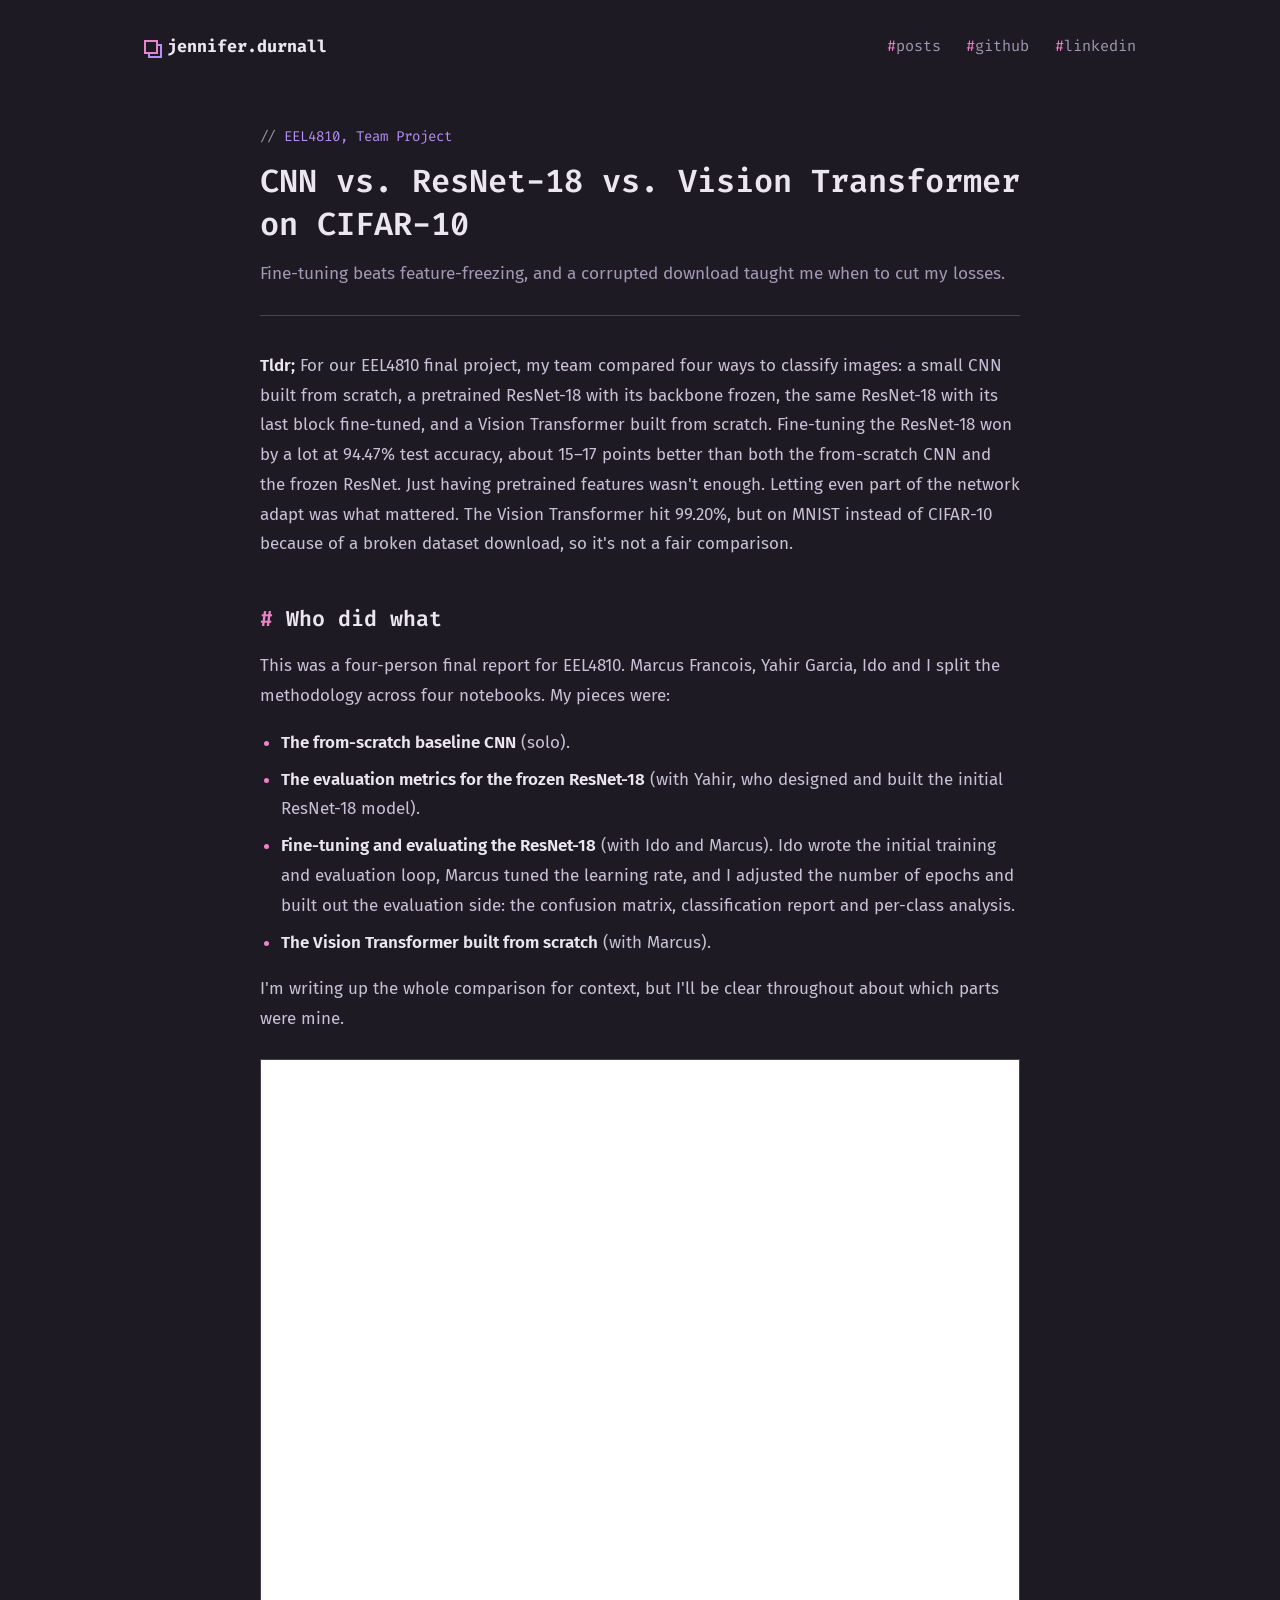
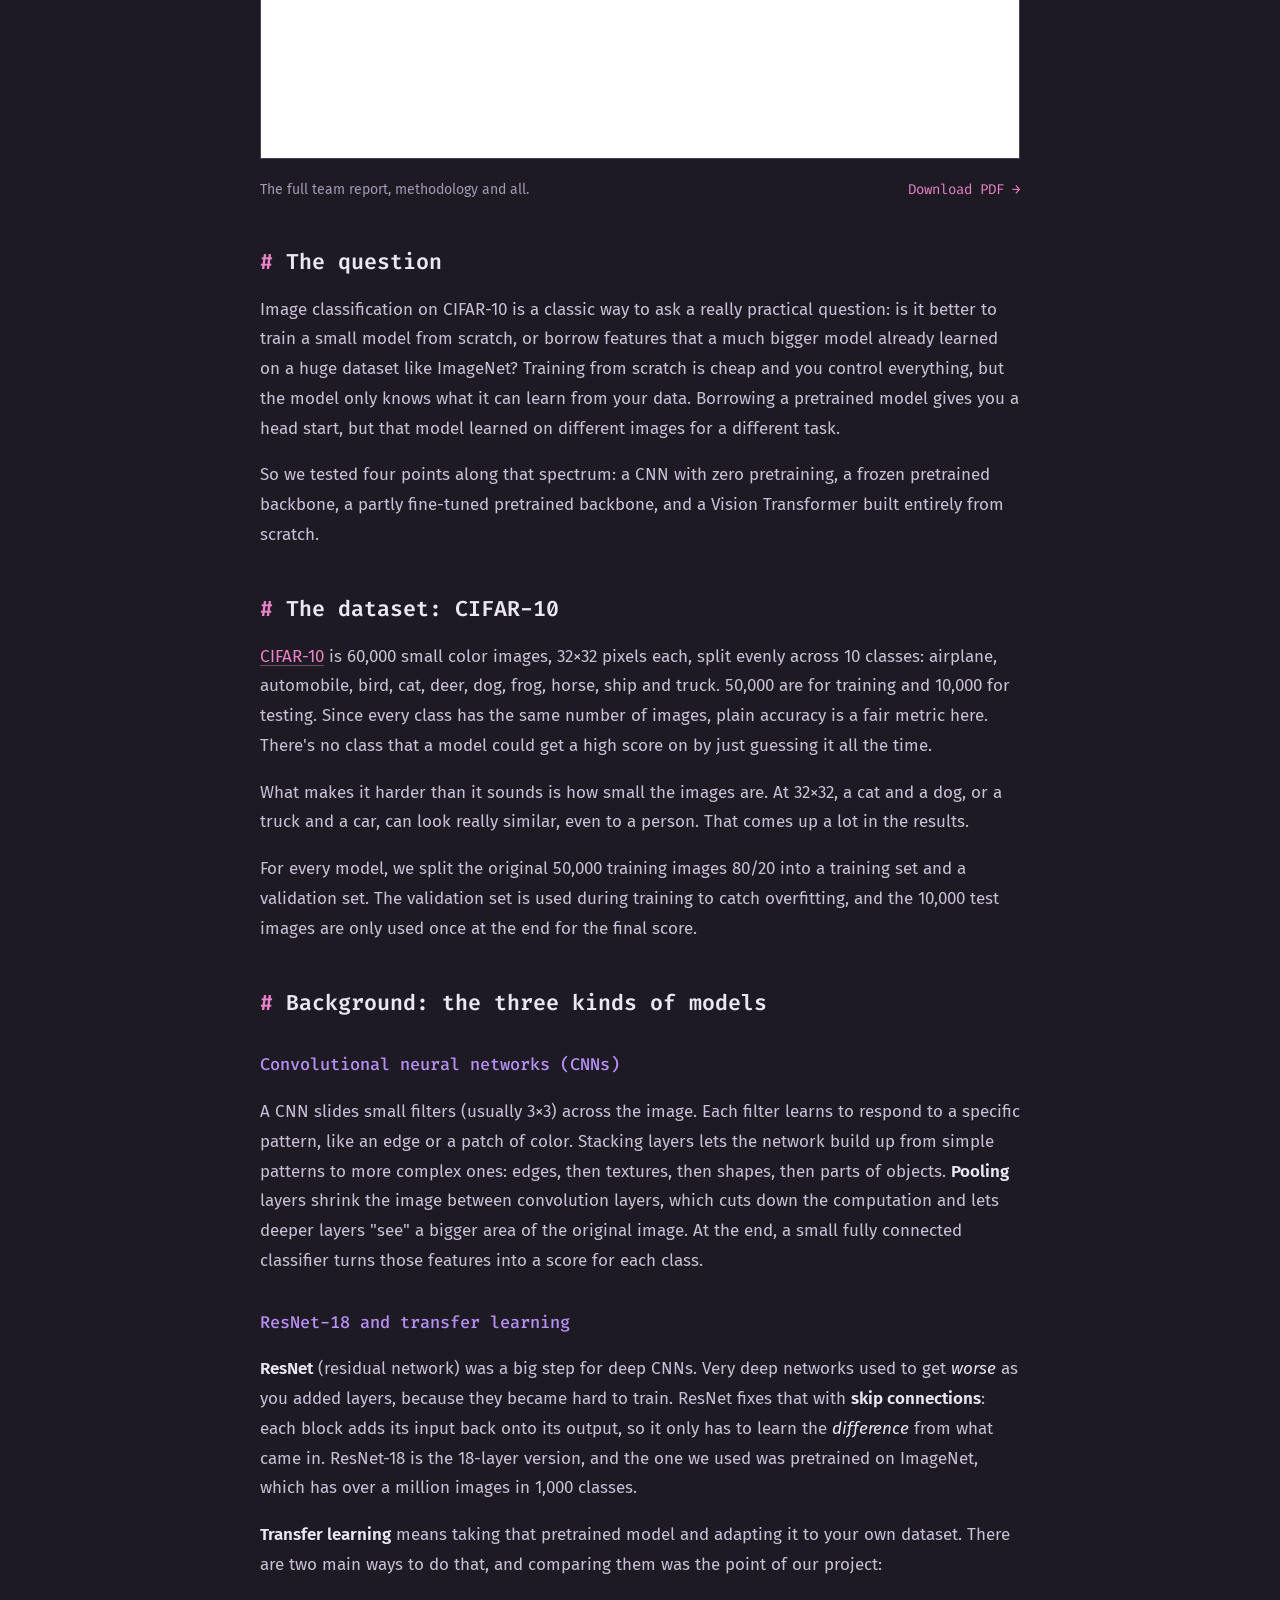
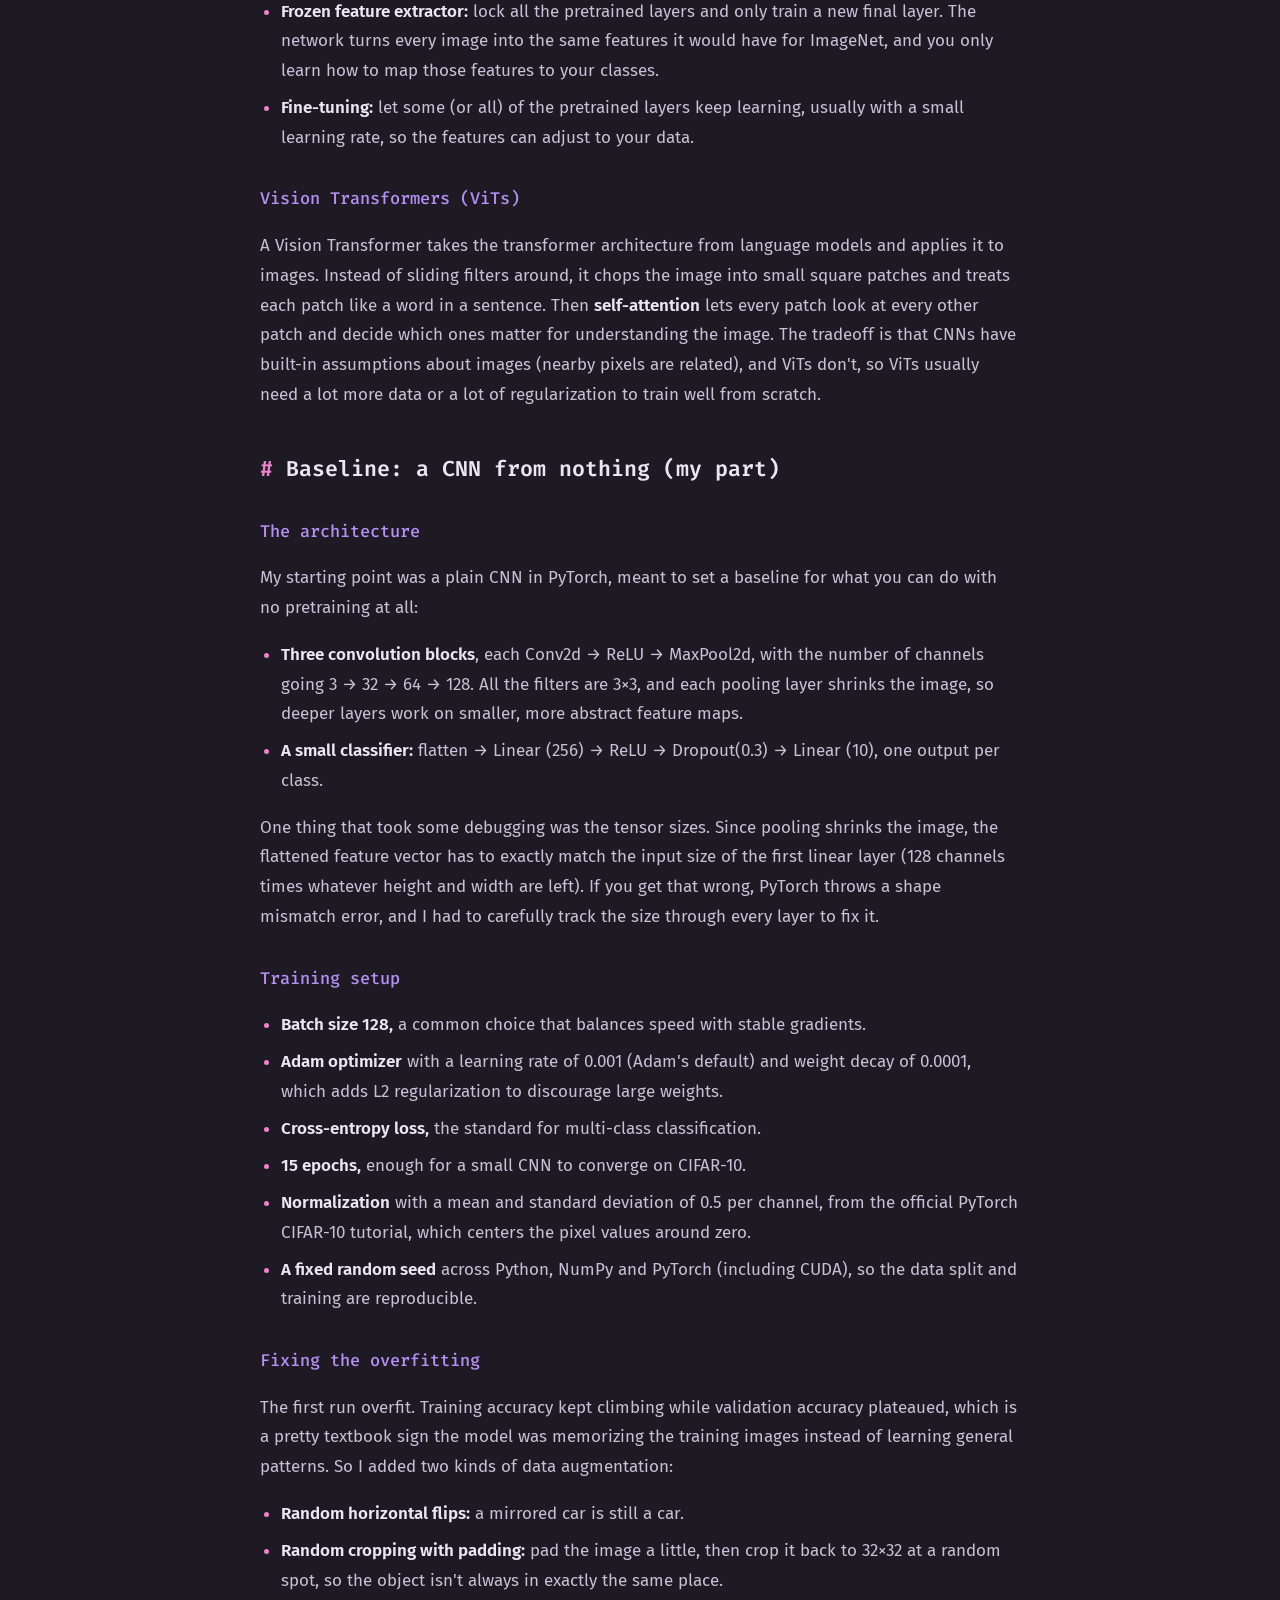
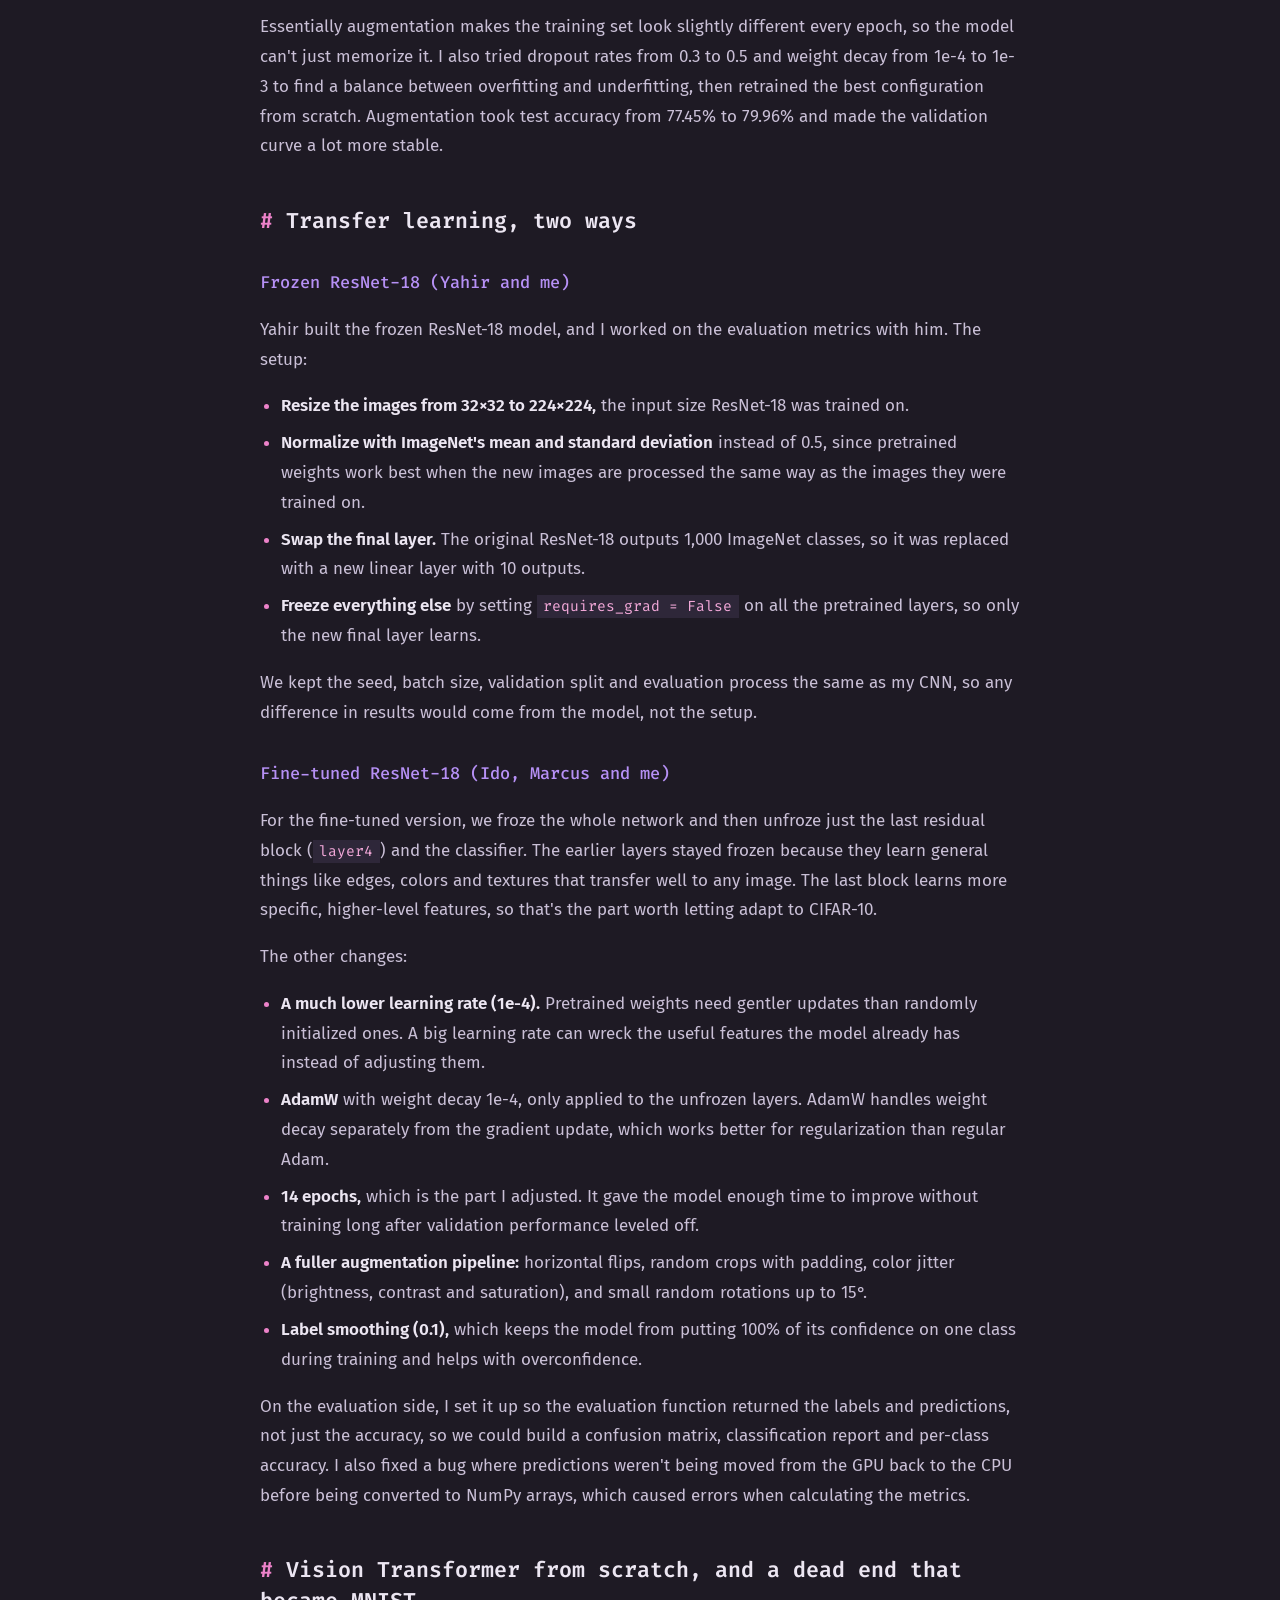
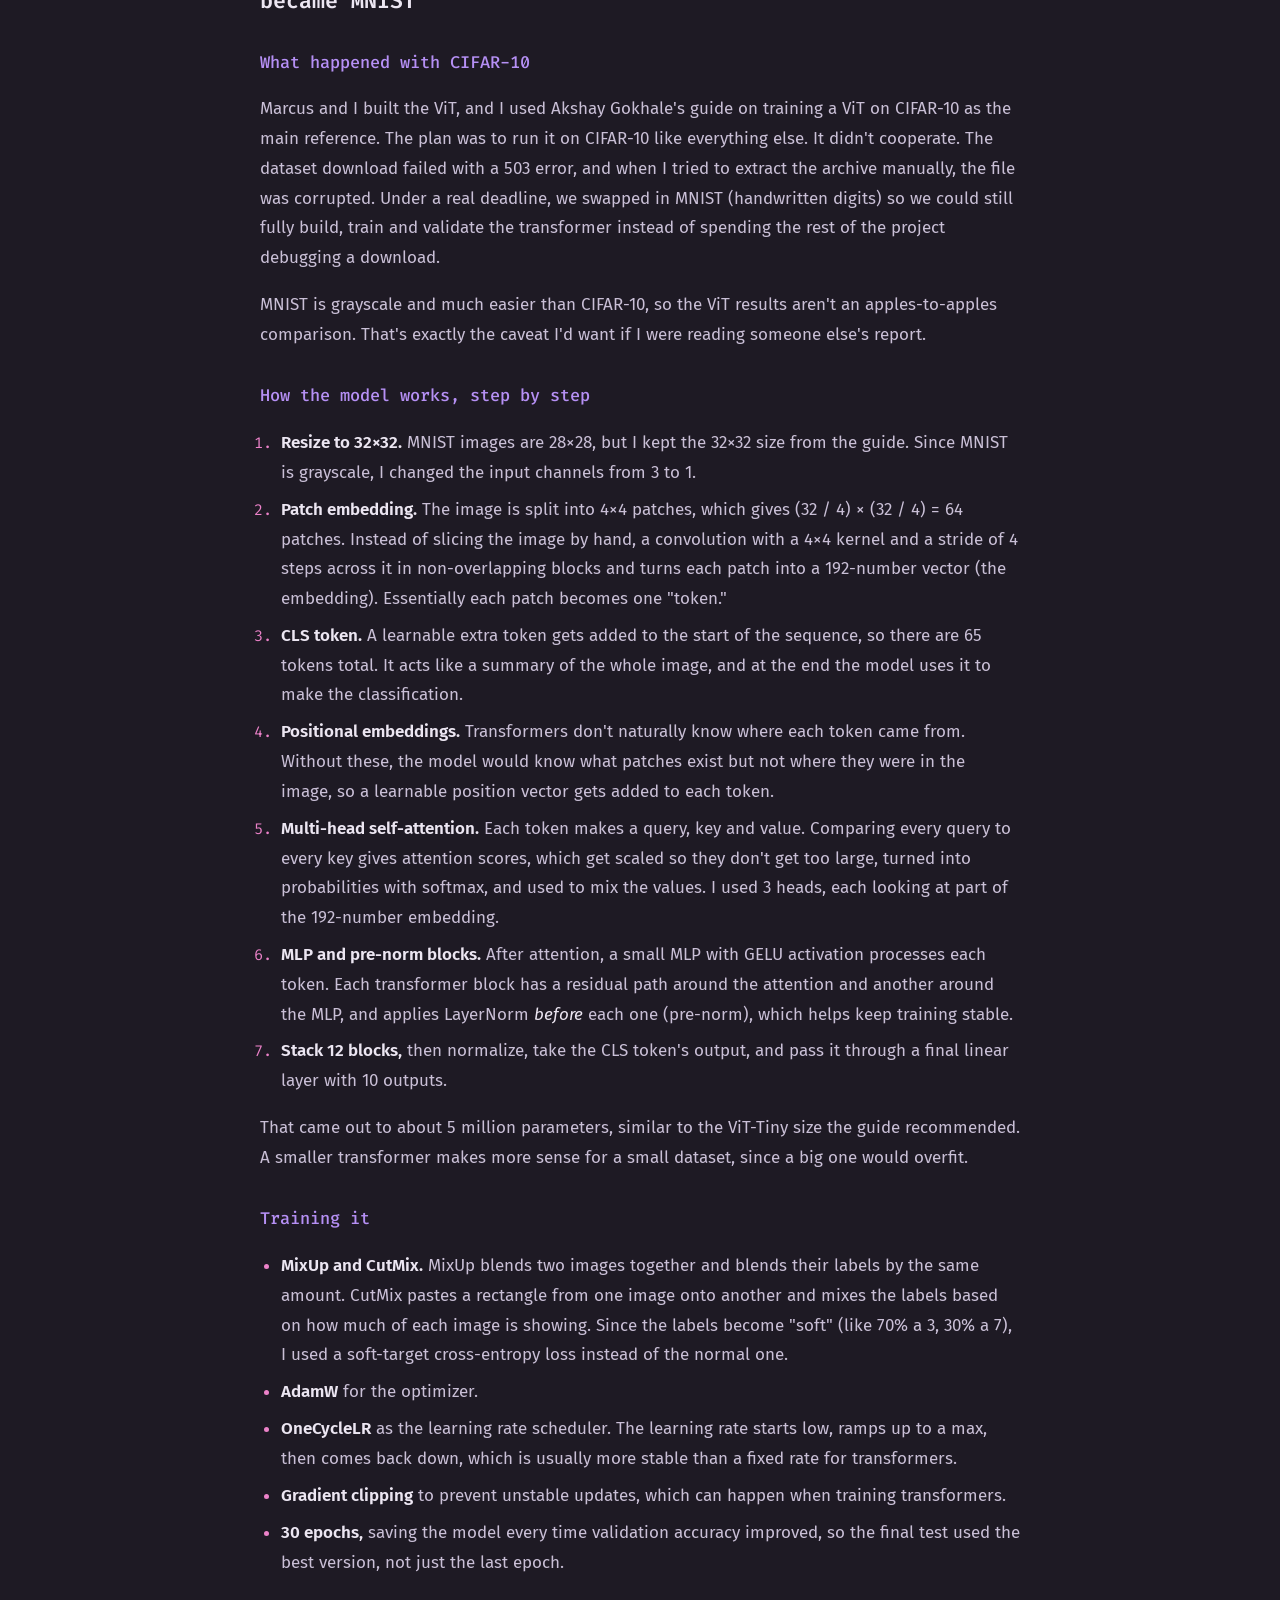
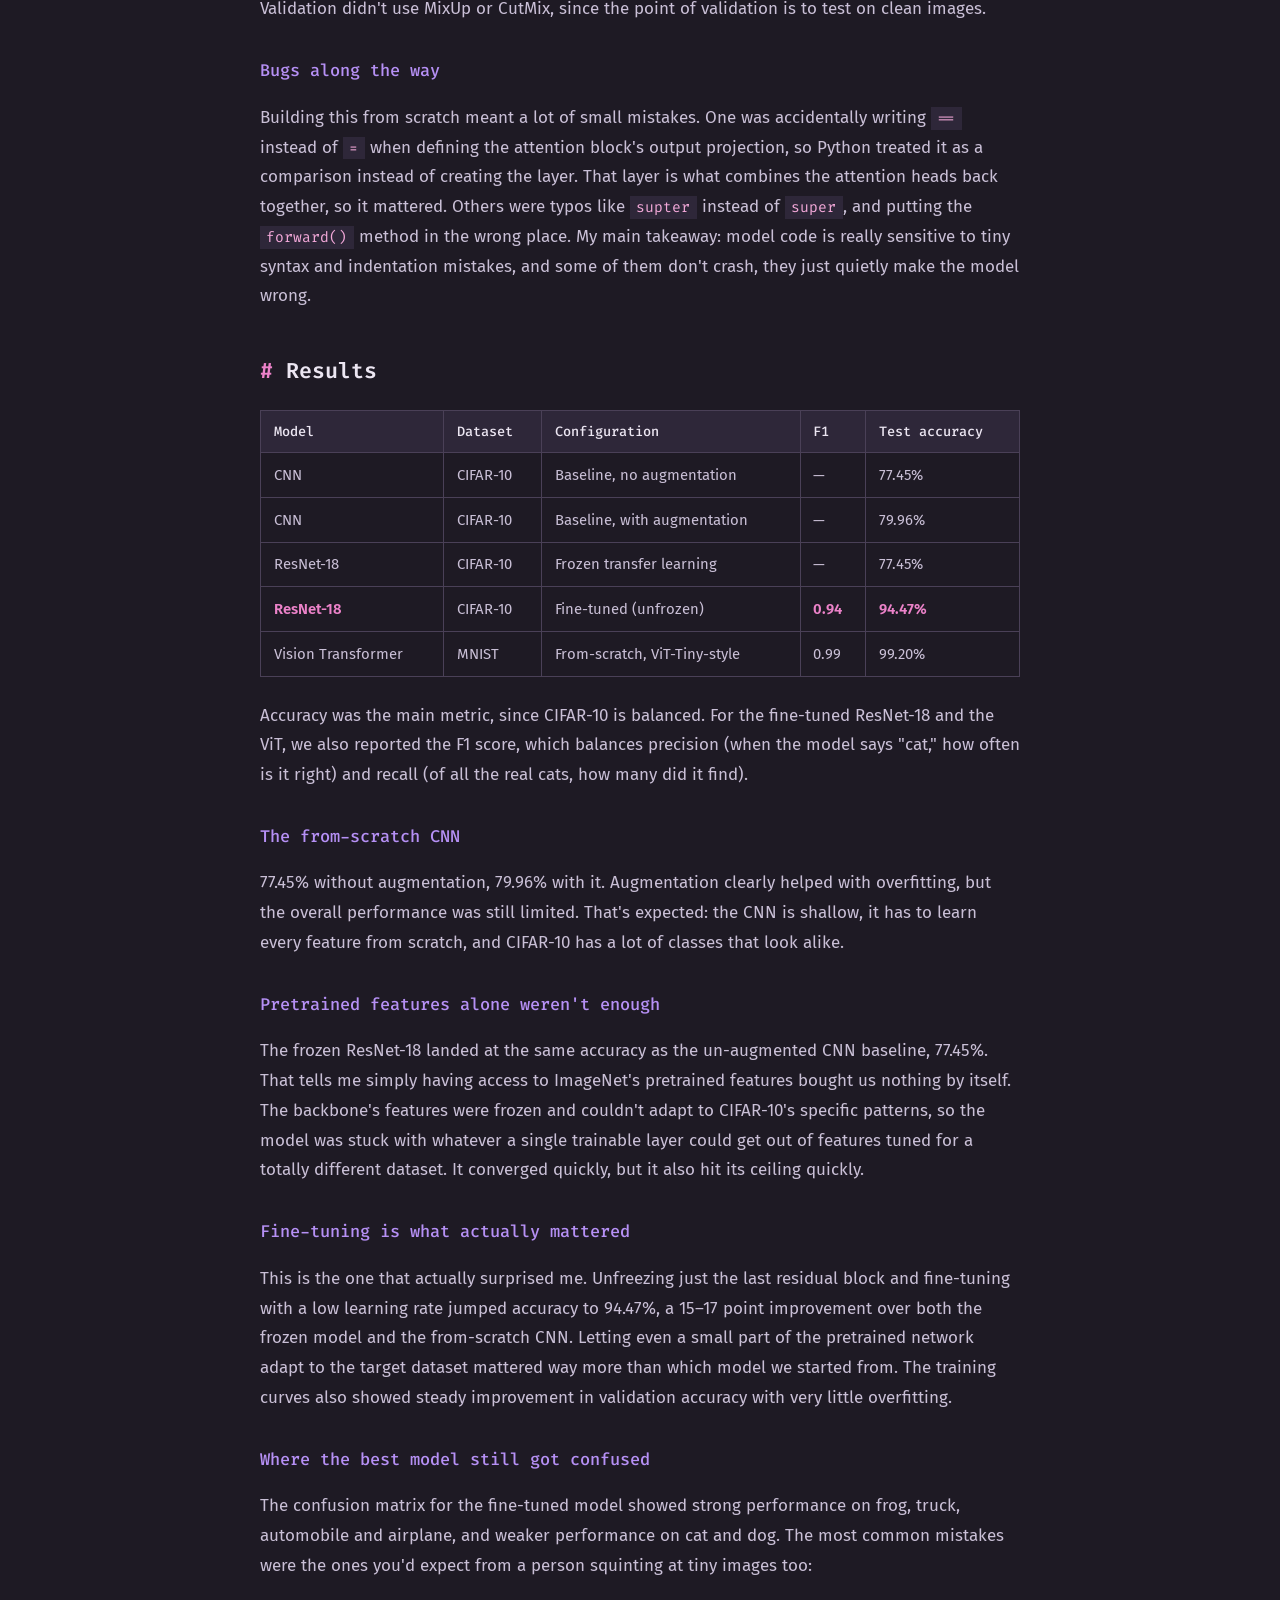
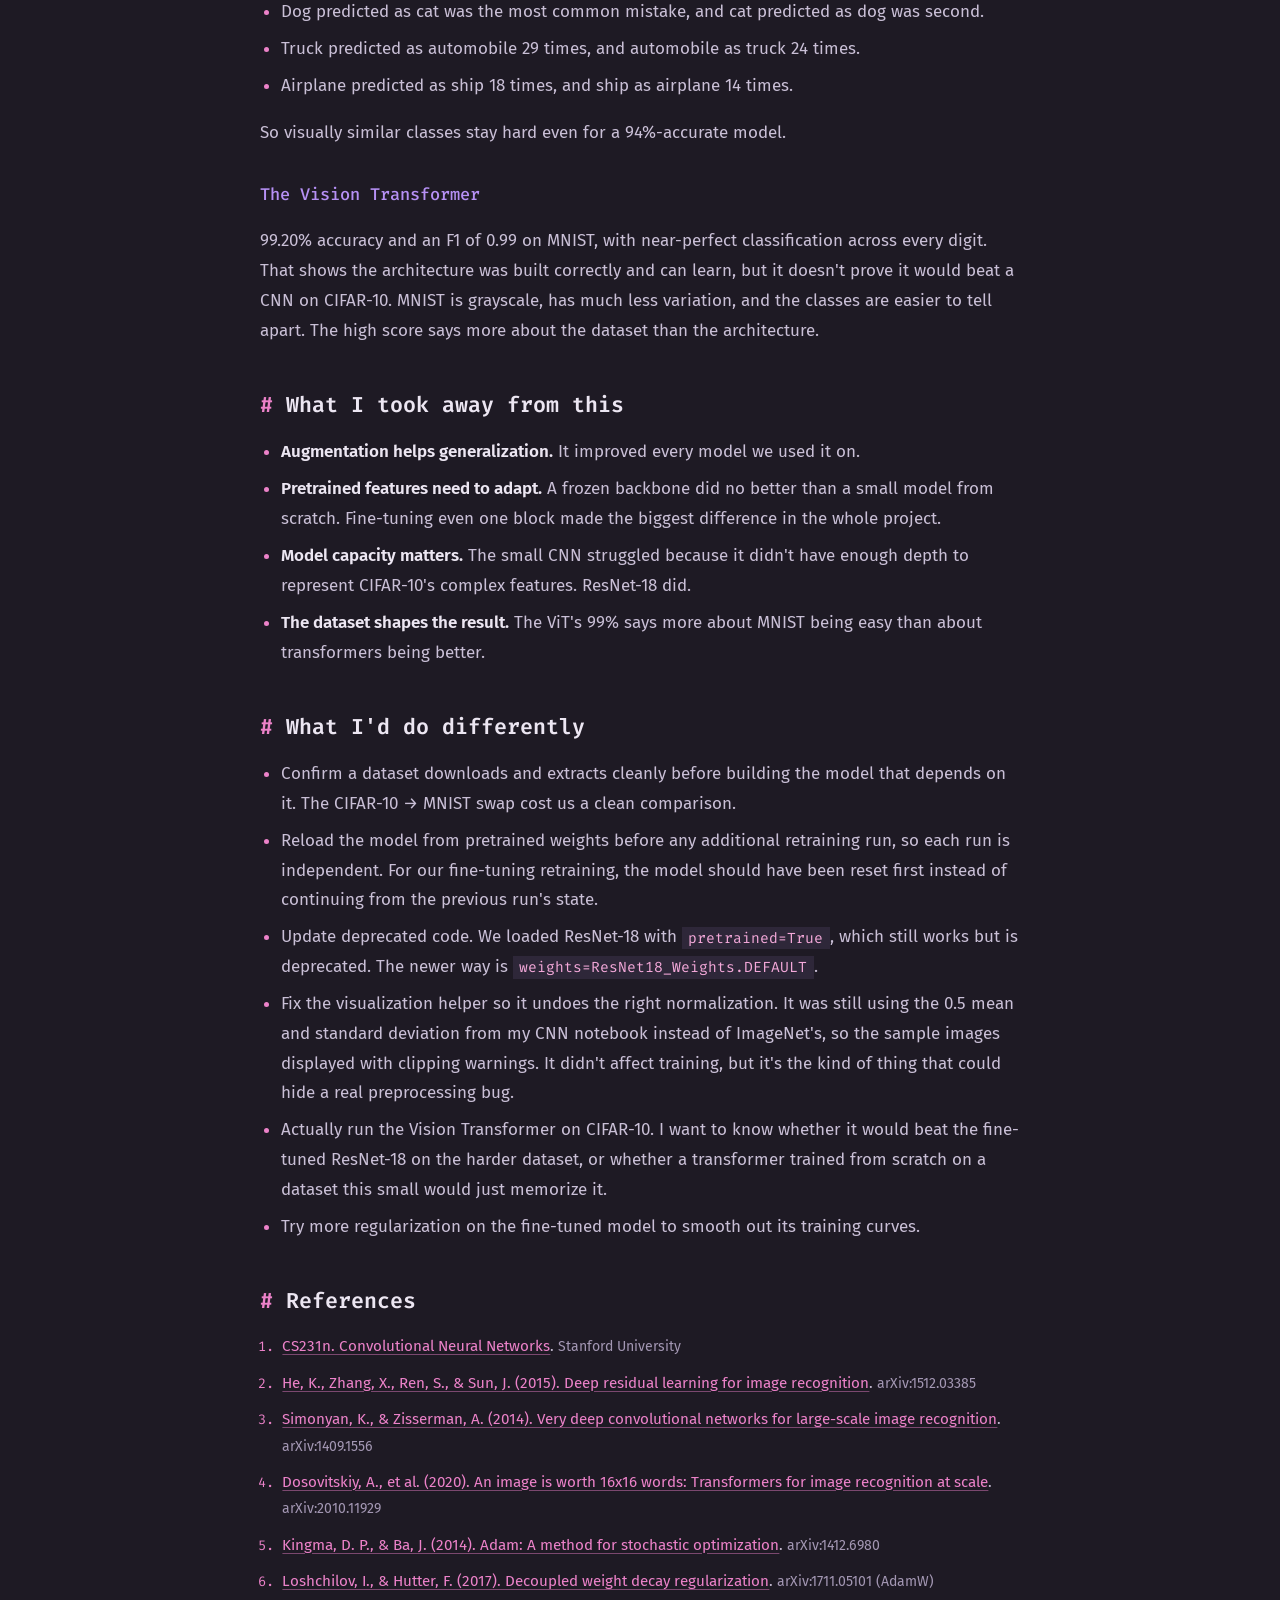
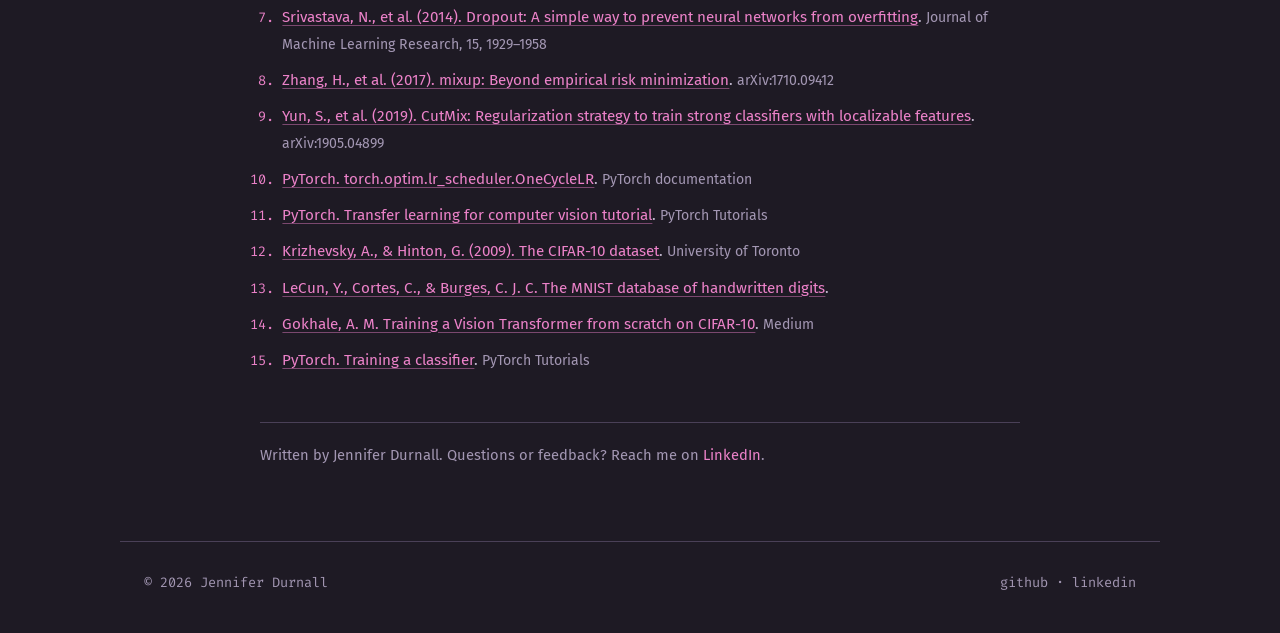
<file: posts/cifar10-cnn-resnet-vit.html>
<!DOCTYPE html>
<html lang="en">
<head>
  <meta charset="UTF-8">
  <meta name="viewport" content="width=device-width, initial-scale=1.0">
  <title>CNN vs. ResNet-18 vs. Vision Transformer on CIFAR-10 — Jennifer Durnall</title>
  <meta name="description" content="A team comparison of a from-scratch CNN, frozen and fine-tuned ResNet-18 transfer learning, and a from-scratch Vision Transformer for EEL4810: background, methods, results, and lessons.">
  <link rel="preconnect" href="https://fonts.googleapis.com">
  <link rel="preconnect" href="https://fonts.gstatic.com" crossorigin>
  <link href="https://fonts.googleapis.com/css2?family=Fira+Code:wght@400;500;600;700&family=Fira+Sans:ital,wght@0,400;0,500;0,600;1,400&display=swap" rel="stylesheet">
  <link rel="stylesheet" href="../assets/style.css?v=6">
</head>
<body>

  <header class="site-header">
    <a class="logo" href="../index.html"><span class="mark"></span>jennifer.durnall</a>
    <nav class="site-nav">
      <a href="../index.html#posts">posts</a>
      <a href="https://github.com/jddurnn777">github</a>
      <a href="https://www.linkedin.com/in/jennifer-durnall">linkedin</a>
    </nav>
  </header>

  <main>
    <article>
      <div class="post-header">
        <div class="post-date">EEL4810, Team Project</div>
        <h1>CNN vs. ResNet-18 vs. Vision Transformer on CIFAR-10</h1>
        <div class="subtitle">Fine-tuning beats feature-freezing, and a corrupted download taught me when to cut my losses.</div>
      </div>

      <p>
        <strong>Tldr;</strong> For our EEL4810 final project, my team compared four ways to classify
        images: a small CNN built from scratch, a pretrained ResNet-18 with its backbone frozen, the
        same ResNet-18 with its last block fine-tuned, and a Vision Transformer built from scratch.
        Fine-tuning the ResNet-18 won by a lot at 94.47% test accuracy, about 15–17 points better than
        both the from-scratch CNN and the frozen ResNet. Just having pretrained features wasn't enough.
        Letting even part of the network adapt was what mattered. The Vision Transformer hit 99.20%,
        but on MNIST instead of CIFAR-10 because of a broken dataset download, so it's not a fair
        comparison.
      </p>

      <h2>Who did what</h2>
      <p>
        This was a four-person final report for EEL4810. Marcus Francois, Yahir Garcia, Ido and I split
        the methodology across four notebooks. My pieces were:
      </p>
      <ul>
        <li><strong>The from-scratch baseline CNN</strong> (solo).</li>
        <li><strong>The evaluation metrics for the frozen ResNet-18</strong> (with Yahir, who designed
        and built the initial ResNet-18 model).</li>
        <li><strong>Fine-tuning and evaluating the ResNet-18</strong> (with Ido and Marcus). Ido wrote
        the initial training and evaluation loop, Marcus tuned the learning rate, and I adjusted the
        number of epochs and built out the evaluation side: the confusion matrix, classification
        report and per-class analysis.</li>
        <li><strong>The Vision Transformer built from scratch</strong> (with Marcus).</li>
      </ul>
      <p>
        I'm writing up the whole comparison for context, but I'll be clear throughout about which
        parts were mine.
      </p>

      <div class="pdf-embed">
        <iframe src="../assets/docs/EEL4810_CIFAR10_Final_Report.pdf" title="EEL4810 CIFAR-10 Final Report" loading="lazy"></iframe>
        <div class="pdf-caption">
          <span>The full team report, methodology and all.</span>
          <a href="../assets/docs/EEL4810_CIFAR10_Final_Report.pdf" download>Download PDF →</a>
        </div>
      </div>

      <h2>The question</h2>
      <p>
        Image classification on CIFAR-10 is a classic way to ask a really practical question: is it
        better to train a small model from scratch, or borrow features that a much bigger model already
        learned on a huge dataset like ImageNet? Training from scratch is cheap and you control
        everything, but the model only knows what it can learn from your data. Borrowing a pretrained
        model gives you a head start, but that model learned on different images for a different task.
      </p>
      <p>
        So we tested four points along that spectrum: a CNN with zero pretraining, a frozen pretrained
        backbone, a partly fine-tuned pretrained backbone, and a Vision Transformer built entirely from
        scratch.
      </p>

      <h2>The dataset: CIFAR-10</h2>
      <p>
        <a href="https://www.cs.toronto.edu/~kriz/cifar.html">CIFAR-10</a> is 60,000 small color
        images, 32×32 pixels each, split evenly across 10 classes: airplane, automobile, bird, cat,
        deer, dog, frog, horse, ship and truck. 50,000 are for training and 10,000 for testing. Since
        every class has the same number of images, plain accuracy is a fair metric here. There's no
        class that a model could get a high score on by just guessing it all the time.
      </p>
      <p>
        What makes it harder than it sounds is how small the images are. At 32×32, a cat and a dog, or
        a truck and a car, can look really similar, even to a person. That comes up a lot in the
        results.
      </p>
      <p>
        For every model, we split the original 50,000 training images 80/20 into a training set and a
        validation set. The validation set is used during training to catch overfitting, and the
        10,000 test images are only used once at the end for the final score.
      </p>

      <h2>Background: the three kinds of models</h2>

      <h3>Convolutional neural networks (CNNs)</h3>
      <p>
        A CNN slides small filters (usually 3×3) across the image. Each filter learns to respond to a
        specific pattern, like an edge or a patch of color. Stacking layers lets the network build up
        from simple patterns to more complex ones: edges, then textures, then shapes, then parts of
        objects. <strong>Pooling</strong> layers shrink the image between convolution layers, which cuts
        down the computation and lets deeper layers "see" a bigger area of the original image. At the
        end, a small fully connected classifier turns those features into a score for each class.
      </p>

      <h3>ResNet-18 and transfer learning</h3>
      <p>
        <strong>ResNet</strong> (residual network) was a big step for deep CNNs. Very deep networks used
        to get <em>worse</em> as you added layers, because they became hard to train. ResNet fixes that
        with <strong>skip connections</strong>: each block adds its input back onto its output, so it
        only has to learn the <em>difference</em> from what came in. ResNet-18 is the 18-layer version,
        and the one we used was pretrained on ImageNet, which has over a million images in 1,000
        classes.
      </p>
      <p>
        <strong>Transfer learning</strong> means taking that pretrained model and adapting it to your
        own dataset. There are two main ways to do that, and comparing them was the point of our
        project:
      </p>
      <ul>
        <li><strong>Frozen feature extractor:</strong> lock all the pretrained layers and only train
        a new final layer. The network turns every image into the same features it would have for
        ImageNet, and you only learn how to map those features to your classes.</li>
        <li><strong>Fine-tuning:</strong> let some (or all) of the pretrained layers keep learning,
        usually with a small learning rate, so the features can adjust to your data.</li>
      </ul>

      <h3>Vision Transformers (ViTs)</h3>
      <p>
        A Vision Transformer takes the transformer architecture from language models and applies it to
        images. Instead of sliding filters around, it chops the image into small square patches and
        treats each patch like a word in a sentence. Then <strong>self-attention</strong> lets every
        patch look at every other patch and decide which ones matter for understanding the image. The
        tradeoff is that CNNs have built-in assumptions about images (nearby pixels are related), and
        ViTs don't, so ViTs usually need a lot more data or a lot of regularization to train well from
        scratch.
      </p>

      <h2>Baseline: a CNN from nothing (my part)</h2>

      <h3>The architecture</h3>
      <p>
        My starting point was a plain CNN in PyTorch, meant to set a baseline for what you can do with
        no pretraining at all:
      </p>
      <ul>
        <li><strong>Three convolution blocks</strong>, each Conv2d → ReLU → MaxPool2d, with the number
        of channels going 3 → 32 → 64 → 128. All the filters are 3×3, and each pooling layer shrinks
        the image, so deeper layers work on smaller, more abstract feature maps.</li>
        <li><strong>A small classifier:</strong> flatten → Linear (256) → ReLU → Dropout(0.3) →
        Linear (10), one output per class.</li>
      </ul>
      <p>
        One thing that took some debugging was the tensor sizes. Since pooling shrinks the image, the
        flattened feature vector has to exactly match the input size of the first linear layer
        (128 channels times whatever height and width are left). If you get that wrong, PyTorch throws a shape mismatch error, and I had
        to carefully track the size through every layer to fix it.
      </p>

      <h3>Training setup</h3>
      <ul>
        <li><strong>Batch size 128,</strong> a common choice that balances speed with stable
        gradients.</li>
        <li><strong>Adam optimizer</strong> with a learning rate of 0.001 (Adam's default) and weight
        decay of 0.0001, which adds L2 regularization to discourage large weights.</li>
        <li><strong>Cross-entropy loss,</strong> the standard for multi-class classification.</li>
        <li><strong>15 epochs,</strong> enough for a small CNN to converge on CIFAR-10.</li>
        <li><strong>Normalization</strong> with a mean and standard deviation of 0.5 per channel, from
        the official PyTorch CIFAR-10 tutorial, which centers the pixel values around zero.</li>
        <li><strong>A fixed random seed</strong> across Python, NumPy and PyTorch (including CUDA), so
        the data split and training are reproducible.</li>
      </ul>

      <h3>Fixing the overfitting</h3>
      <p>
        The first run overfit. Training accuracy kept climbing while validation accuracy plateaued,
        which is a pretty textbook sign the model was memorizing the training images instead of
        learning general patterns. So I added two kinds of data augmentation:
      </p>
      <ul>
        <li><strong>Random horizontal flips:</strong> a mirrored car is still a car.</li>
        <li><strong>Random cropping with padding:</strong> pad the image a little, then crop it back
        to 32×32 at a random spot, so the object isn't always in exactly the same place.</li>
      </ul>
      <p>
        Essentially augmentation makes the training set look slightly different every epoch, so the
        model can't just memorize it. I also tried dropout rates from 0.3 to 0.5 and weight decay from
        1e-4 to 1e-3 to find a balance between overfitting and underfitting, then retrained the best
        configuration from scratch. Augmentation took test accuracy from 77.45% to 79.96% and made the
        validation curve a lot more stable.
      </p>

      <h2>Transfer learning, two ways</h2>

      <h3>Frozen ResNet-18 (Yahir and me)</h3>
      <p>
        Yahir built the frozen ResNet-18 model, and I worked on the evaluation metrics with him. The
        setup:
      </p>
      <ul>
        <li><strong>Resize the images from 32×32 to 224×224,</strong> the input size ResNet-18 was
        trained on.</li>
        <li><strong>Normalize with ImageNet's mean and standard deviation</strong> instead of 0.5,
        since pretrained weights work best when the new images are processed the same way as the
        images they were trained on.</li>
        <li><strong>Swap the final layer.</strong> The original ResNet-18 outputs 1,000 ImageNet
        classes, so it was replaced with a new linear layer with 10 outputs.</li>
        <li><strong>Freeze everything else</strong> by setting <code>requires_grad = False</code> on
        all the pretrained layers, so only the new final layer learns.</li>
      </ul>
      <p>
        We kept the seed, batch size, validation split and evaluation process the same as my CNN, so
        any difference in results would come from the model, not the setup.
      </p>

      <h3>Fine-tuned ResNet-18 (Ido, Marcus and me)</h3>
      <p>
        For the fine-tuned version, we froze the whole network and then unfroze just the last residual
        block (<code>layer4</code>) and the classifier. The earlier layers stayed frozen because they
        learn general things like edges, colors and textures that transfer well to any image. The last
        block learns more specific, higher-level features, so that's the part worth letting adapt to
        CIFAR-10.
      </p>
      <p>
        The other changes:
      </p>
      <ul>
        <li><strong>A much lower learning rate (1e-4).</strong> Pretrained weights need gentler updates
        than randomly initialized ones. A big learning rate can wreck the useful features the model
        already has instead of adjusting them.</li>
        <li><strong>AdamW</strong> with weight decay 1e-4, only applied to the unfrozen layers.
        AdamW handles weight decay separately from the gradient update, which works better for
        regularization than regular Adam.</li>
        <li><strong>14 epochs,</strong> which is the part I adjusted. It gave the model enough time to
        improve without training long after validation performance leveled off.</li>
        <li><strong>A fuller augmentation pipeline:</strong> horizontal flips, random crops with
        padding, color jitter (brightness, contrast and saturation), and small random rotations up to
        15°.</li>
        <li><strong>Label smoothing (0.1),</strong> which keeps the model from putting 100% of its
        confidence on one class during training and helps with overconfidence.</li>
      </ul>
      <p>
        On the evaluation side, I set it up so the evaluation function returned the labels and
        predictions, not just the accuracy, so we could build a confusion matrix, classification report
        and per-class accuracy. I also fixed a bug where predictions weren't being moved from the GPU
        back to the CPU before being converted to NumPy arrays, which caused errors when calculating
        the metrics.
      </p>

      <h2>Vision Transformer from scratch, and a dead end that became MNIST</h2>

      <h3>What happened with CIFAR-10</h3>
      <p>
        Marcus and I built the ViT, and I used Akshay Gokhale's guide on training a ViT on CIFAR-10 as
        the main reference. The plan was to run it on CIFAR-10 like everything else. It didn't
        cooperate. The dataset download failed with a 503 error, and when I tried to extract the
        archive manually, the file was corrupted. Under a real deadline, we swapped in MNIST
        (handwritten digits) so we could still fully build, train and validate the transformer instead
        of spending the rest of the project debugging a download.
      </p>
      <p>
        MNIST is grayscale and much easier than CIFAR-10, so the ViT results aren't an apples-to-apples
        comparison. That's exactly the caveat I'd want if I were reading someone else's report.
      </p>

      <h3>How the model works, step by step</h3>
      <ol>
        <li><strong>Resize to 32×32.</strong> MNIST images are 28×28, but I kept the 32×32 size from
        the guide. Since MNIST is grayscale, I changed the input channels from 3 to 1.</li>
        <li><strong>Patch embedding.</strong> The image is split into 4×4 patches, which gives
        (32 / 4) × (32 / 4) = 64 patches. Instead of slicing the image by hand, a convolution with a
        4×4 kernel and a stride of 4 steps across it in non-overlapping blocks and turns each patch
        into a 192-number vector (the embedding). Essentially each patch becomes one "token."</li>
        <li><strong>CLS token.</strong> A learnable extra token gets added to the start of the
        sequence, so there are 65 tokens total. It acts like a summary of the whole image, and at the
        end the model uses it to make the classification.</li>
        <li><strong>Positional embeddings.</strong> Transformers don't naturally know where each token
        came from. Without these, the model would know what patches exist but not where they were in
        the image, so a learnable position vector gets added to each token.</li>
        <li><strong>Multi-head self-attention.</strong> Each token makes a query, key and value.
        Comparing every query to every key gives attention scores, which get scaled so they don't get
        too large, turned into probabilities with softmax, and used to mix the values. I used 3 heads,
        each looking at part of the 192-number embedding.</li>
        <li><strong>MLP and pre-norm blocks.</strong> After attention, a small MLP with GELU
        activation processes each token. Each transformer block has a residual path around the
        attention and another around the MLP, and applies LayerNorm <em>before</em> each one
        (pre-norm), which helps keep training stable.</li>
        <li><strong>Stack 12 blocks,</strong> then normalize, take the CLS token's output, and pass it
        through a final linear layer with 10 outputs.</li>
      </ol>
      <p>
        That came out to about 5 million parameters, similar to the ViT-Tiny size the guide
        recommended. A smaller transformer makes more sense for a small dataset, since a big one would
        overfit.
      </p>

      <h3>Training it</h3>
      <ul>
        <li><strong>MixUp and CutMix.</strong> MixUp blends two images together and blends their
        labels by the same amount. CutMix pastes a rectangle from one image onto another and mixes the
        labels based on how much of each image is showing. Since the labels become "soft" (like 70%
        a 3, 30% a 7), I used a soft-target cross-entropy loss instead of the normal one.</li>
        <li><strong>AdamW</strong> for the optimizer.</li>
        <li><strong>OneCycleLR</strong> as the learning rate scheduler. The learning rate starts low,
        ramps up to a max, then comes back down, which is usually more stable than a fixed rate for
        transformers.</li>
        <li><strong>Gradient clipping</strong> to prevent unstable updates, which can happen when
        training transformers.</li>
        <li><strong>30 epochs,</strong> saving the model every time validation accuracy improved, so
        the final test used the best version, not just the last epoch.</li>
      </ul>
      <p>
        Validation didn't use MixUp or CutMix, since the point of validation is to test on clean
        images.
      </p>

      <h3>Bugs along the way</h3>
      <p>
        Building this from scratch meant a lot of small mistakes. One was accidentally writing
        <code>==</code> instead of <code>=</code> when defining the attention block's output projection,
        so Python treated it as a comparison instead of creating the layer. That layer is what combines
        the attention heads back together, so it mattered. Others were typos like <code>supter</code>
        instead of <code>super</code>, and putting the <code>forward()</code> method in the wrong place.
        My main takeaway: model code is really sensitive to tiny syntax and indentation mistakes, and
        some of them don't crash, they just quietly make the model wrong.
      </p>

      <h2>Results</h2>
      <table>
        <thead>
          <tr><th>Model</th><th>Dataset</th><th>Configuration</th><th>F1</th><th>Test accuracy</th></tr>
        </thead>
        <tbody>
          <tr><td>CNN</td><td>CIFAR-10</td><td>Baseline, no augmentation</td><td>—</td><td>77.45%</td></tr>
          <tr><td>CNN</td><td>CIFAR-10</td><td>Baseline, with augmentation</td><td>—</td><td>79.96%</td></tr>
          <tr><td>ResNet-18</td><td>CIFAR-10</td><td>Frozen transfer learning</td><td>—</td><td>77.45%</td></tr>
          <tr><td><strong>ResNet-18</strong></td><td>CIFAR-10</td><td>Fine-tuned (unfrozen)</td><td><strong>0.94</strong></td><td><strong>94.47%</strong></td></tr>
          <tr><td>Vision Transformer</td><td>MNIST</td><td>From-scratch, ViT-Tiny-style</td><td>0.99</td><td>99.20%</td></tr>
        </tbody>
      </table>
      <p>
        Accuracy was the main metric, since CIFAR-10 is balanced. For the fine-tuned ResNet-18 and the
        ViT, we also reported the F1 score, which balances precision (when the model says "cat," how
        often is it right) and recall (of all the real cats, how many did it find).
      </p>

      <h3>The from-scratch CNN</h3>
      <p>
        77.45% without augmentation, 79.96% with it. Augmentation clearly helped with overfitting, but
        the overall performance was still limited. That's expected: the CNN is shallow, it has to learn
        every feature from scratch, and CIFAR-10 has a lot of classes that look alike.
      </p>

      <h3>Pretrained features alone weren't enough</h3>
      <p>
        The frozen ResNet-18 landed at the same accuracy as the un-augmented CNN baseline, 77.45%. That
        tells me simply having access to ImageNet's pretrained features bought us nothing by itself.
        The backbone's features were frozen and couldn't adapt to CIFAR-10's specific patterns, so the
        model was stuck with whatever a single trainable layer could get out of features tuned for a
        totally different dataset. It converged quickly, but it also hit its ceiling quickly.
      </p>

      <h3>Fine-tuning is what actually mattered</h3>
      <p>
        This is the one that actually surprised me. Unfreezing just the last residual block and
        fine-tuning with a low learning rate jumped accuracy to 94.47%, a 15–17 point improvement over
        both the frozen model and the from-scratch CNN. Letting even a small part of the pretrained
        network adapt to the target dataset mattered way more than which model we started from. The
        training curves also showed steady improvement in validation accuracy with very little
        overfitting.
      </p>

      <h3>Where the best model still got confused</h3>
      <p>
        The confusion matrix for the fine-tuned model showed strong performance on frog, truck,
        automobile and airplane, and weaker performance on cat and dog. The most common mistakes were
        the ones you'd expect from a person squinting at tiny images too:
      </p>
      <ul>
        <li>Dog predicted as cat was the most common mistake, and cat predicted as dog was second.</li>
        <li>Truck predicted as automobile 29 times, and automobile as truck 24 times.</li>
        <li>Airplane predicted as ship 18 times, and ship as airplane 14 times.</li>
      </ul>
      <p>
        So visually similar classes stay hard even for a 94%-accurate model.
      </p>

      <h3>The Vision Transformer</h3>
      <p>
        99.20% accuracy and an F1 of 0.99 on MNIST, with near-perfect classification across every
        digit. That shows the architecture was built correctly and can learn, but it doesn't prove it
        would beat a CNN on CIFAR-10. MNIST is grayscale, has much less variation, and the classes are
        easier to tell apart. The high score says more about the dataset than the architecture.
      </p>

      <h2>What I took away from this</h2>
      <ul>
        <li><strong>Augmentation helps generalization.</strong> It improved every model we used it
        on.</li>
        <li><strong>Pretrained features need to adapt.</strong> A frozen backbone did no better than a
        small model from scratch. Fine-tuning even one block made the biggest difference in the whole
        project.</li>
        <li><strong>Model capacity matters.</strong> The small CNN struggled because it didn't have
        enough depth to represent CIFAR-10's complex features. ResNet-18 did.</li>
        <li><strong>The dataset shapes the result.</strong> The ViT's 99% says more about MNIST being
        easy than about transformers being better.</li>
      </ul>

      <h2>What I'd do differently</h2>
      <ul>
        <li>Confirm a dataset downloads and extracts cleanly before building the model that depends
        on it. The CIFAR-10 → MNIST swap cost us a clean comparison.</li>
        <li>Reload the model from pretrained weights before any additional retraining run, so each run
        is independent. For our fine-tuning retraining, the model should have been reset first instead
        of continuing from the previous run's state.</li>
        <li>Update deprecated code. We loaded ResNet-18 with <code>pretrained=True</code>, which still
        works but is deprecated. The newer way is <code>weights=ResNet18_Weights.DEFAULT</code>.</li>
        <li>Fix the visualization helper so it undoes the right normalization. It was still using the
        0.5 mean and standard deviation from my CNN notebook instead of ImageNet's, so the sample
        images displayed with clipping warnings. It didn't affect training, but it's the kind of thing
        that could hide a real preprocessing bug.</li>
        <li>Actually run the Vision Transformer on CIFAR-10. I want to know whether it would beat the
        fine-tuned ResNet-18 on the harder dataset, or whether a transformer trained from scratch on a
        dataset this small would just memorize it.</li>
        <li>Try more regularization on the fine-tuned model to smooth out its training curves.</li>
      </ul>

      <h2>References</h2>
      <ol class="references">
        <li><a href="https://cs231n.github.io/convolutional-networks/">CS231n. Convolutional Neural Networks</a>.
          <span class="cite">Stanford University</span></li>
        <li><a href="https://arxiv.org/abs/1512.03385">He, K., Zhang, X., Ren, S., &amp; Sun, J. (2015). Deep residual learning for image recognition</a>.
          <span class="cite">arXiv:1512.03385</span></li>
        <li><a href="https://arxiv.org/abs/1409.1556">Simonyan, K., &amp; Zisserman, A. (2014). Very deep convolutional networks for large-scale image recognition</a>.
          <span class="cite">arXiv:1409.1556</span></li>
        <li><a href="https://arxiv.org/abs/2010.11929">Dosovitskiy, A., et al. (2020). An image is worth 16x16 words: Transformers for image recognition at scale</a>.
          <span class="cite">arXiv:2010.11929</span></li>
        <li><a href="https://arxiv.org/abs/1412.6980">Kingma, D. P., &amp; Ba, J. (2014). Adam: A method for stochastic optimization</a>.
          <span class="cite">arXiv:1412.6980</span></li>
        <li><a href="https://arxiv.org/abs/1711.05101">Loshchilov, I., &amp; Hutter, F. (2017). Decoupled weight decay regularization</a>.
          <span class="cite">arXiv:1711.05101 (AdamW)</span></li>
        <li><a href="http://jmlr.org/papers/v15/srivastava14a.html">Srivastava, N., et al. (2014). Dropout: A simple way to prevent neural networks from overfitting</a>.
          <span class="cite">Journal of Machine Learning Research, 15, 1929–1958</span></li>
        <li><a href="https://arxiv.org/abs/1710.09412">Zhang, H., et al. (2017). mixup: Beyond empirical risk minimization</a>.
          <span class="cite">arXiv:1710.09412</span></li>
        <li><a href="https://arxiv.org/abs/1905.04899">Yun, S., et al. (2019). CutMix: Regularization strategy to train strong classifiers with localizable features</a>.
          <span class="cite">arXiv:1905.04899</span></li>
        <li><a href="https://docs.pytorch.org/docs/stable/generated/torch.optim.lr_scheduler.OneCycleLR.html">PyTorch. torch.optim.lr_scheduler.OneCycleLR</a>.
          <span class="cite">PyTorch documentation</span></li>
        <li><a href="https://docs.pytorch.org/tutorials/beginner/transfer_learning_tutorial.html">PyTorch. Transfer learning for computer vision tutorial</a>.
          <span class="cite">PyTorch Tutorials</span></li>
        <li><a href="https://www.cs.toronto.edu/~kriz/cifar.html">Krizhevsky, A., &amp; Hinton, G. (2009). The CIFAR-10 dataset</a>.
          <span class="cite">University of Toronto</span></li>
        <li><a href="http://yann.lecun.com/exdb/mnist/">LeCun, Y., Cortes, C., &amp; Burges, C. J. C. The MNIST database of handwritten digits</a>.</li>
        <li><a href="https://medium.com/@akshay.m.gokhale/training-a-vision-transformer-from-scratch-on-cifar-10-7804248048d9">Gokhale, A. M. Training a Vision Transformer from scratch on CIFAR-10</a>.
          <span class="cite">Medium</span></li>
        <li><a href="https://docs.pytorch.org/tutorials/beginner/blitz/cifar10_tutorial.html">PyTorch. Training a classifier</a>.
          <span class="cite">PyTorch Tutorials</span></li>
      </ol>

      <div class="post-footer">
        Written by Jennifer Durnall. Questions or feedback? Reach me on
        <a href="https://www.linkedin.com/in/jennifer-durnall">LinkedIn</a>.
      </div>
    </article>
  </main>

  <footer class="site-footer">
    <span>&copy; 2026 Jennifer Durnall</span>
    <span><a href="https://github.com/jddurnn777">github</a> · <a href="https://www.linkedin.com/in/jennifer-durnall">linkedin</a></span>
  </footer>

</body>
</html>
</file>
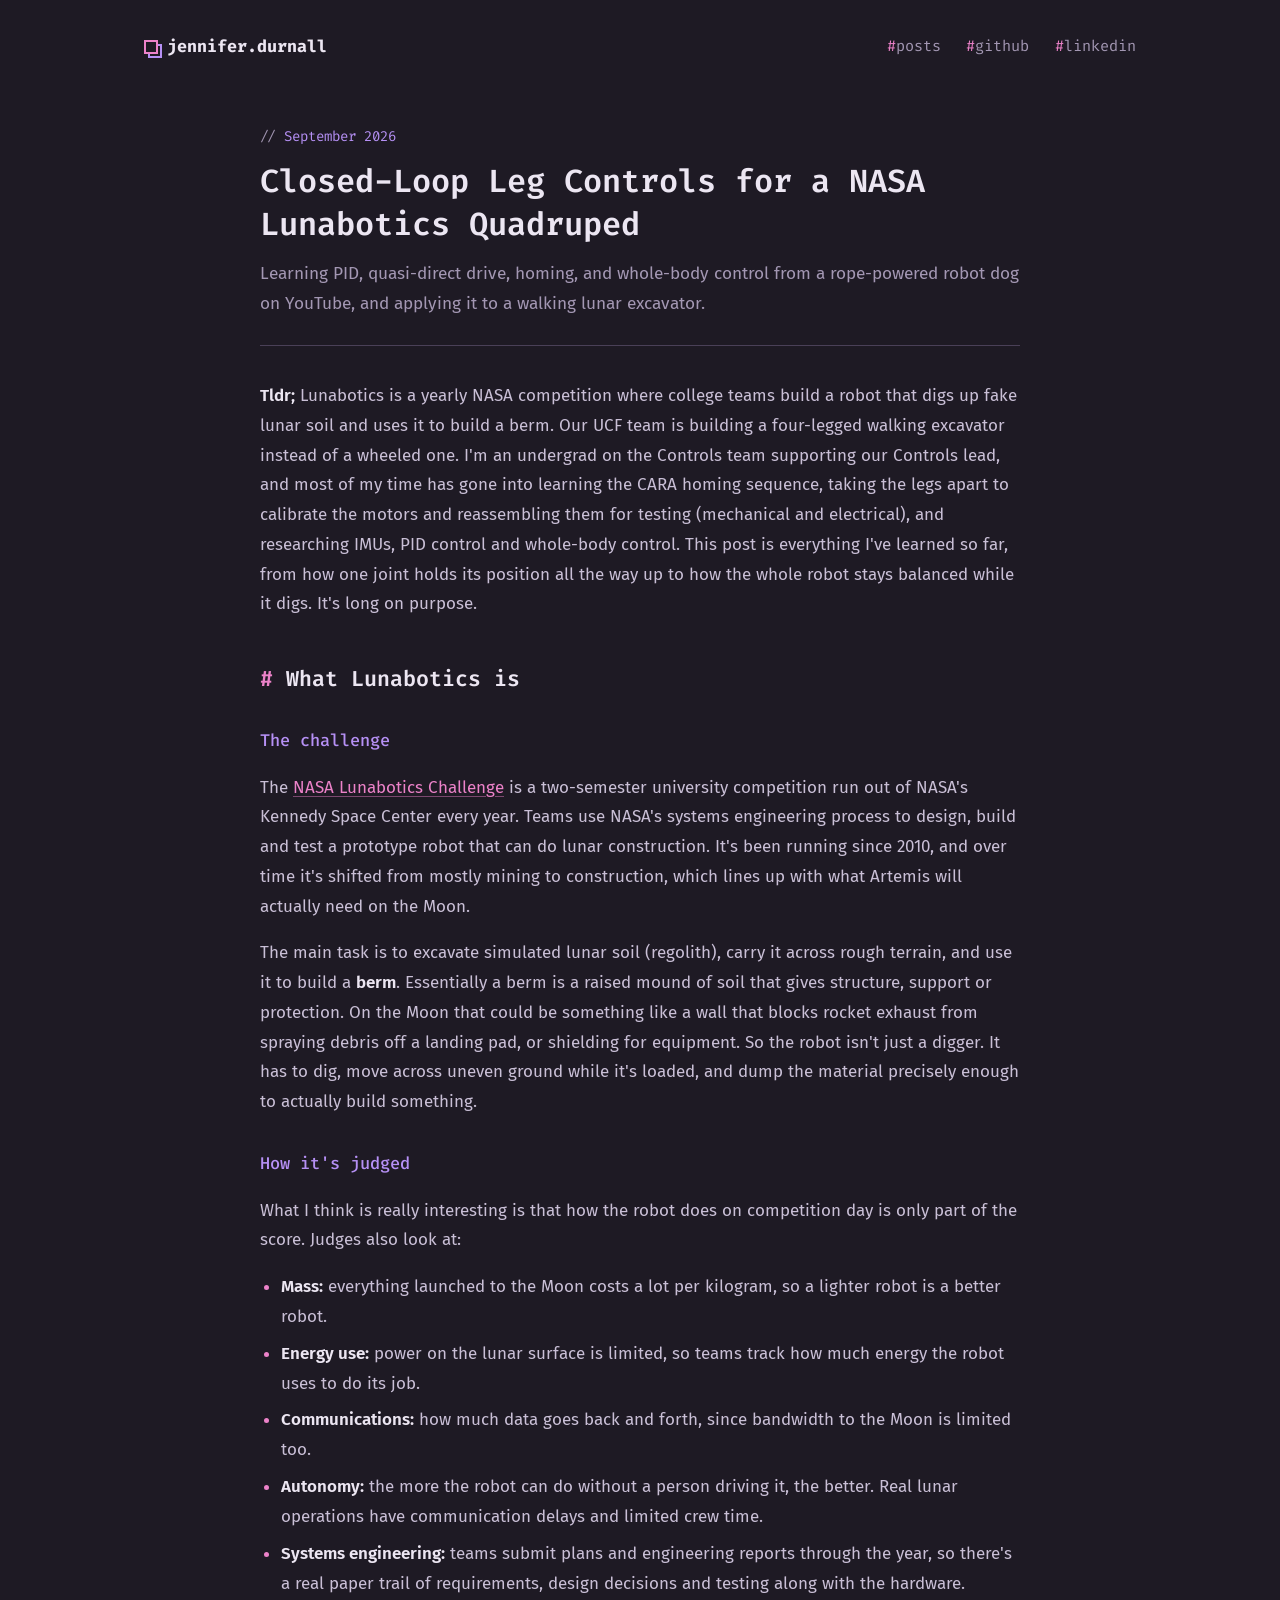
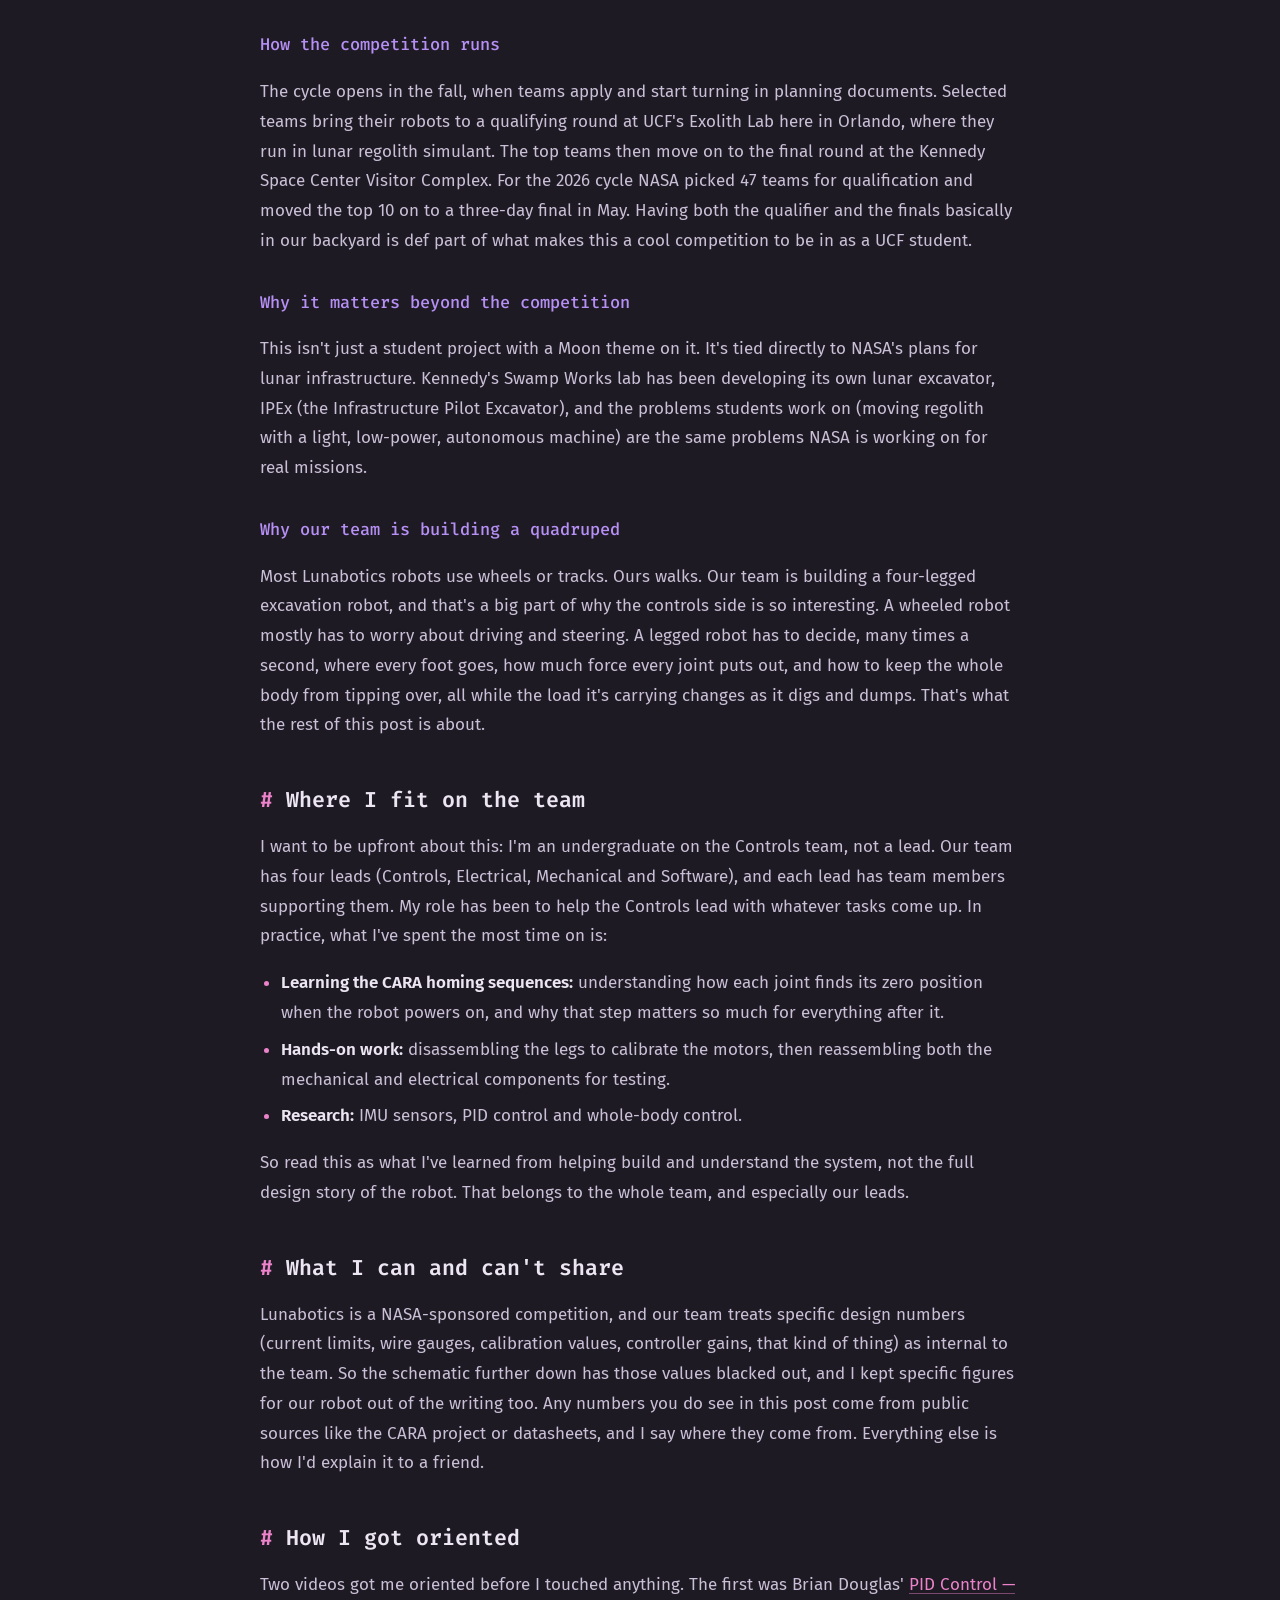
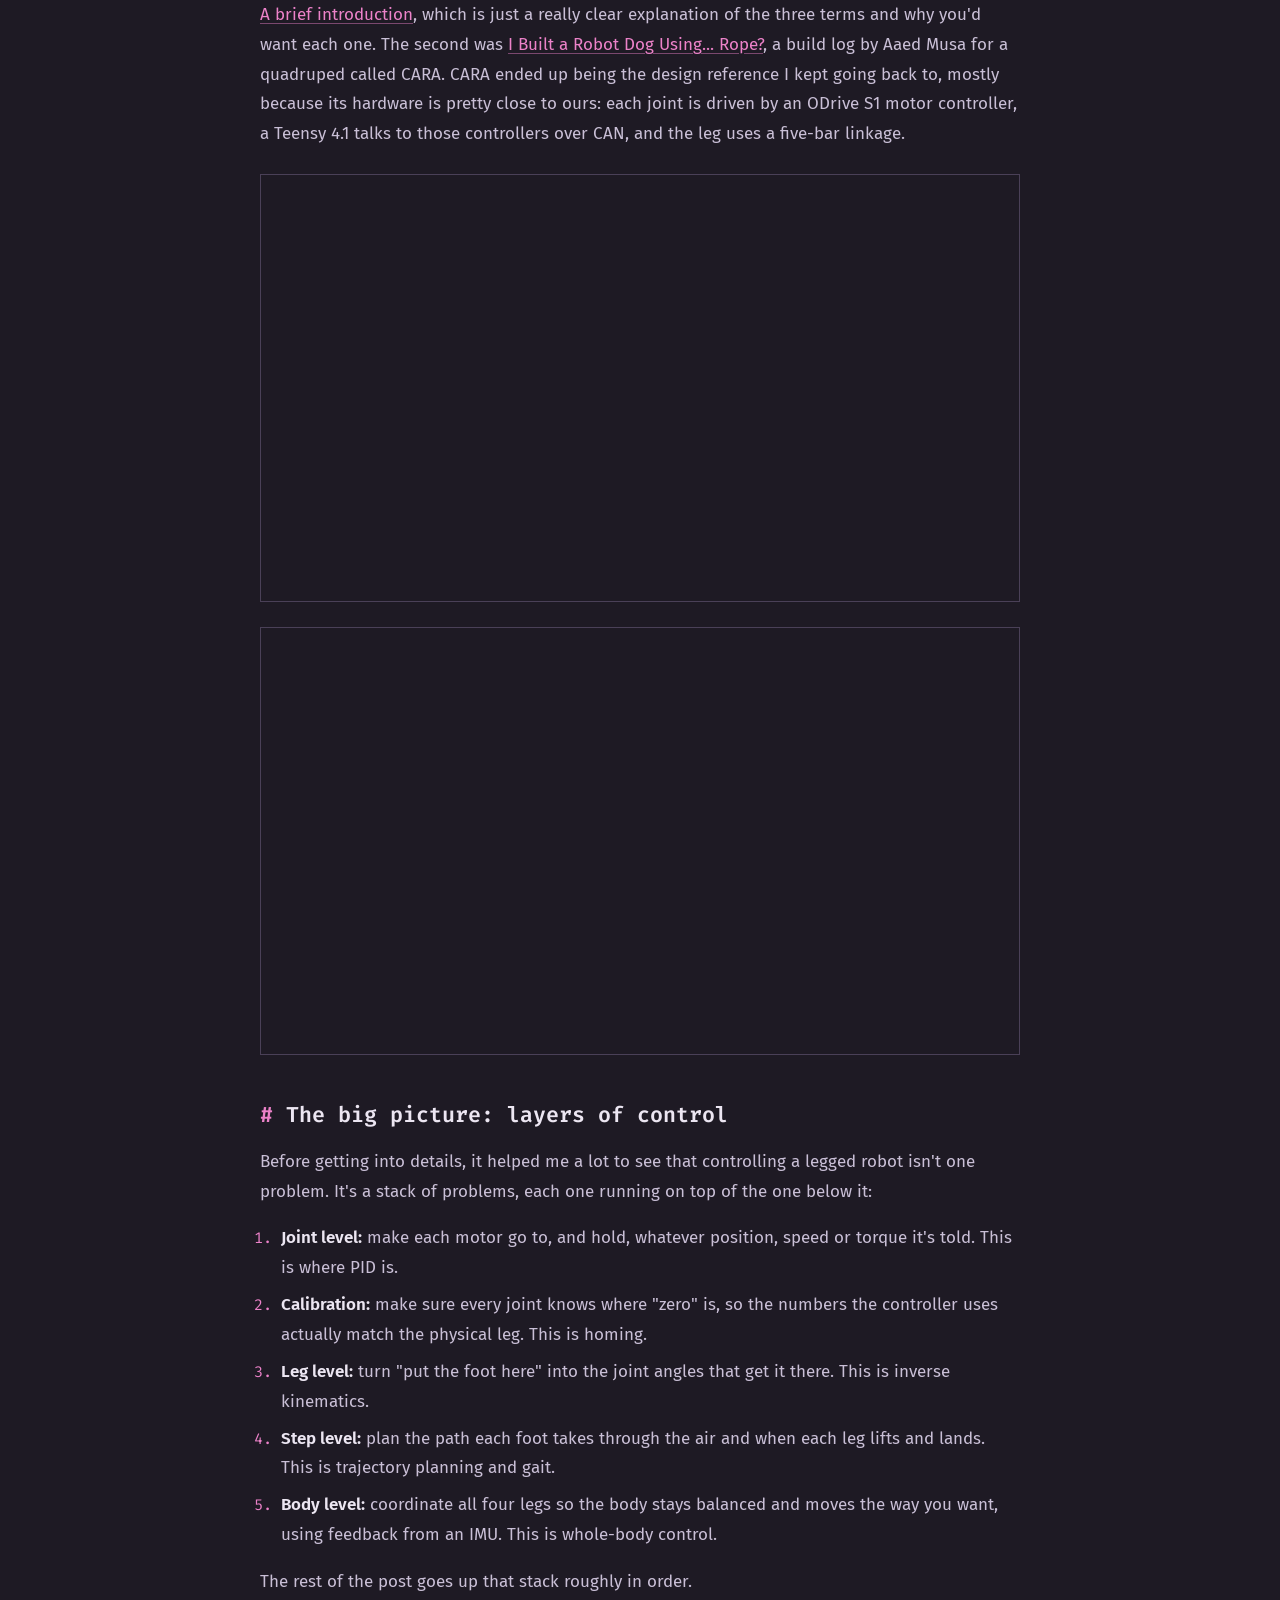
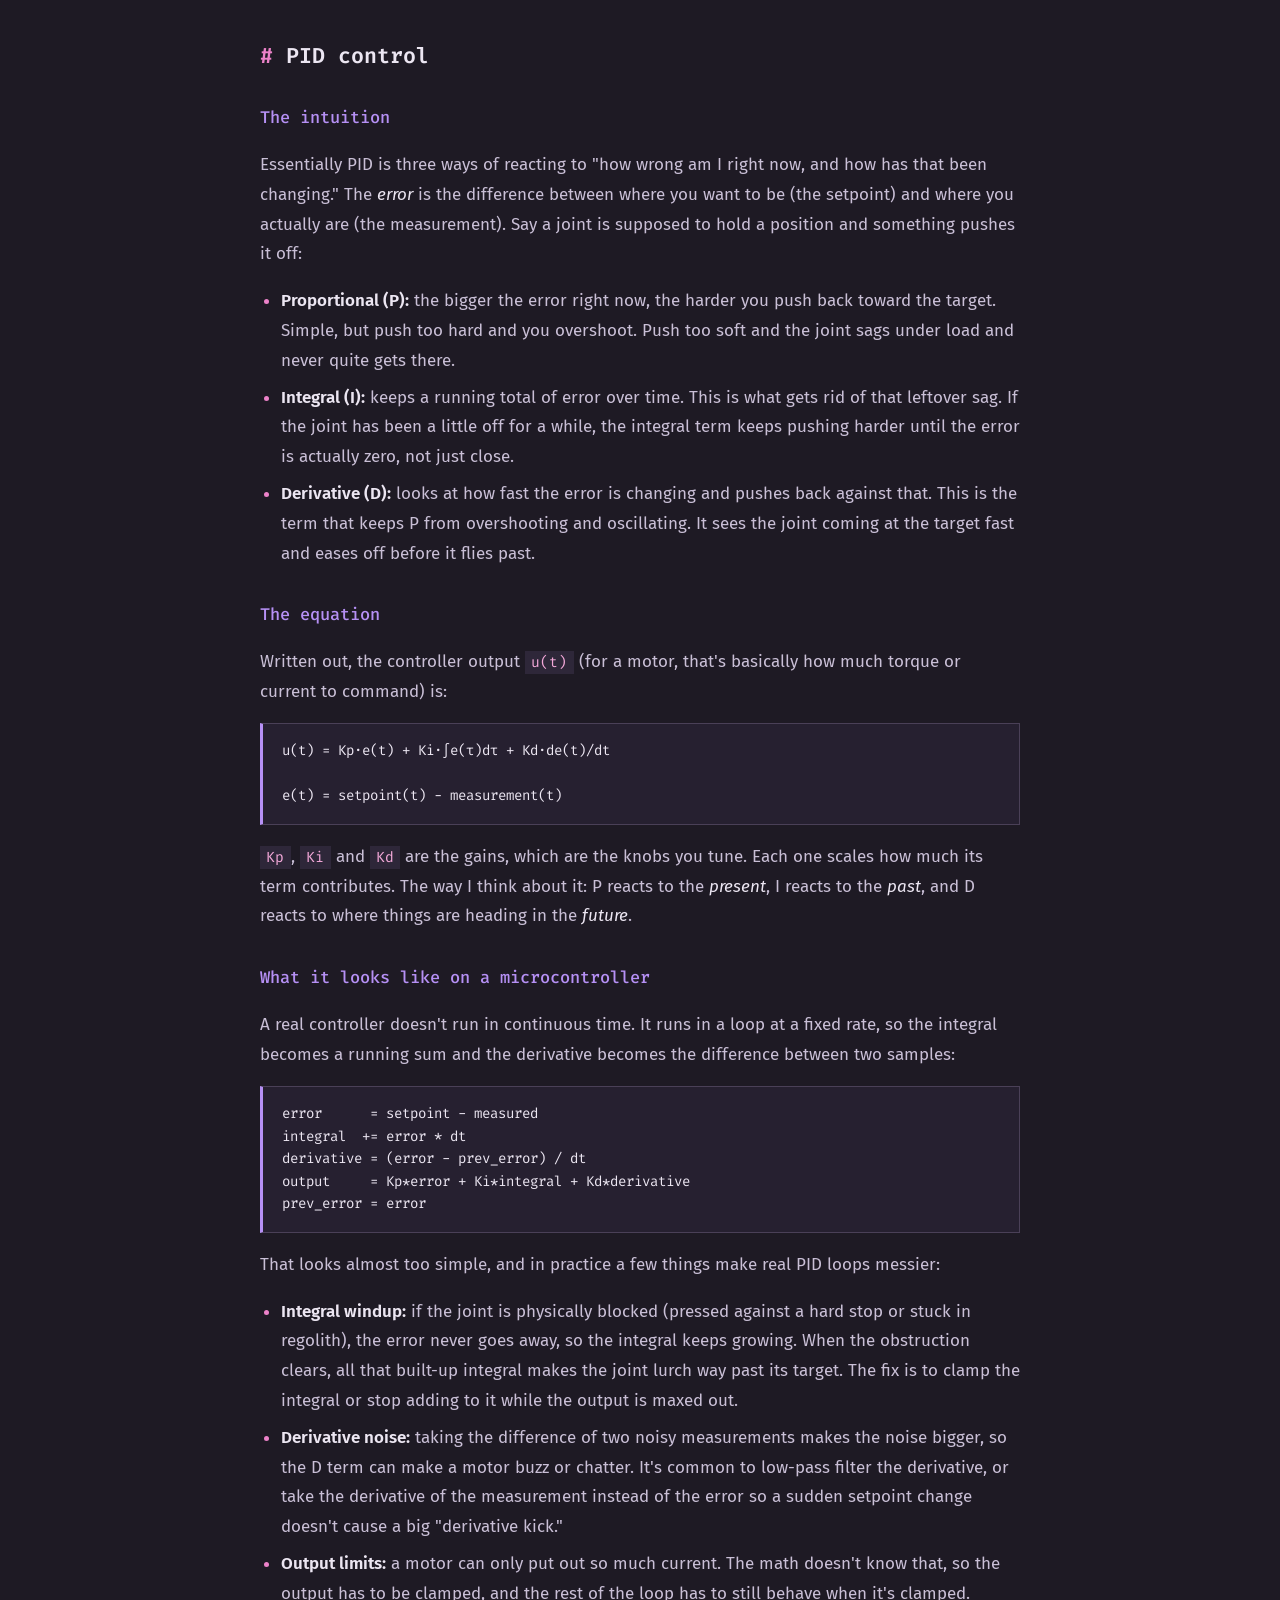
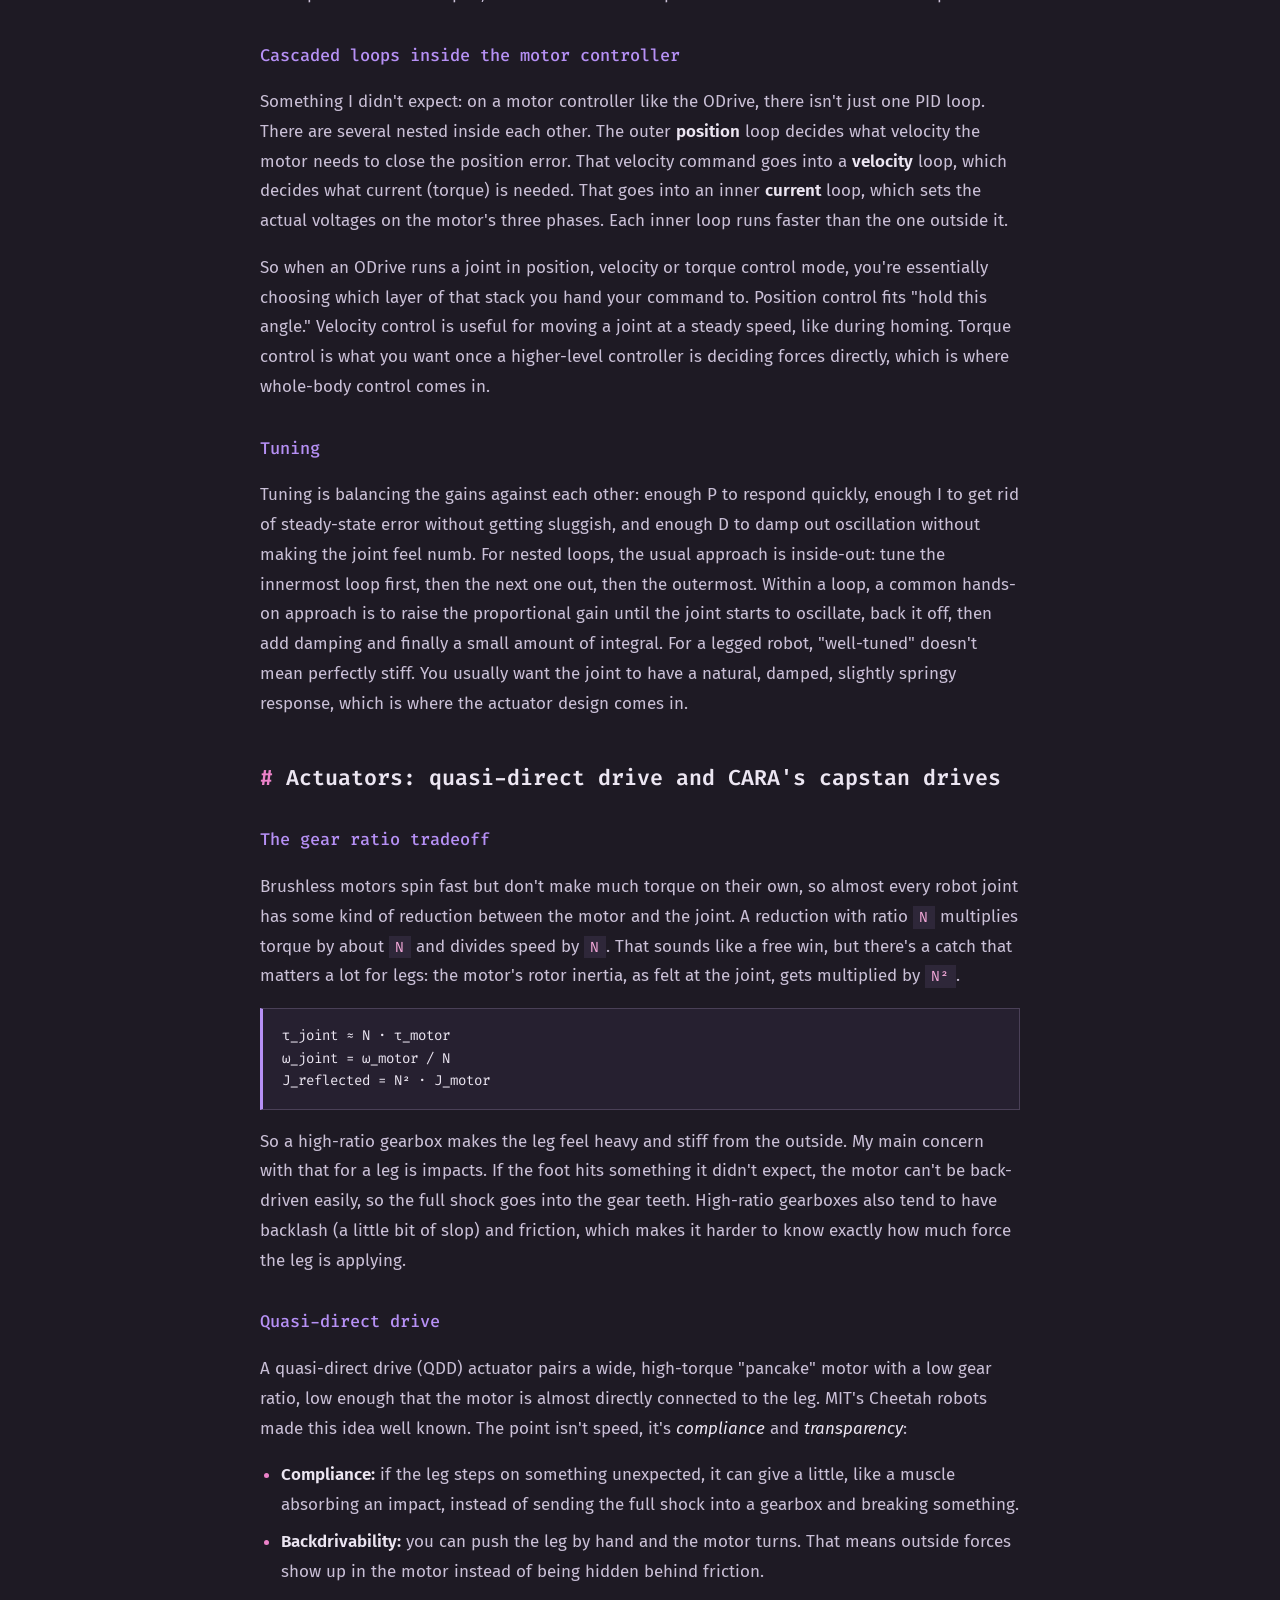
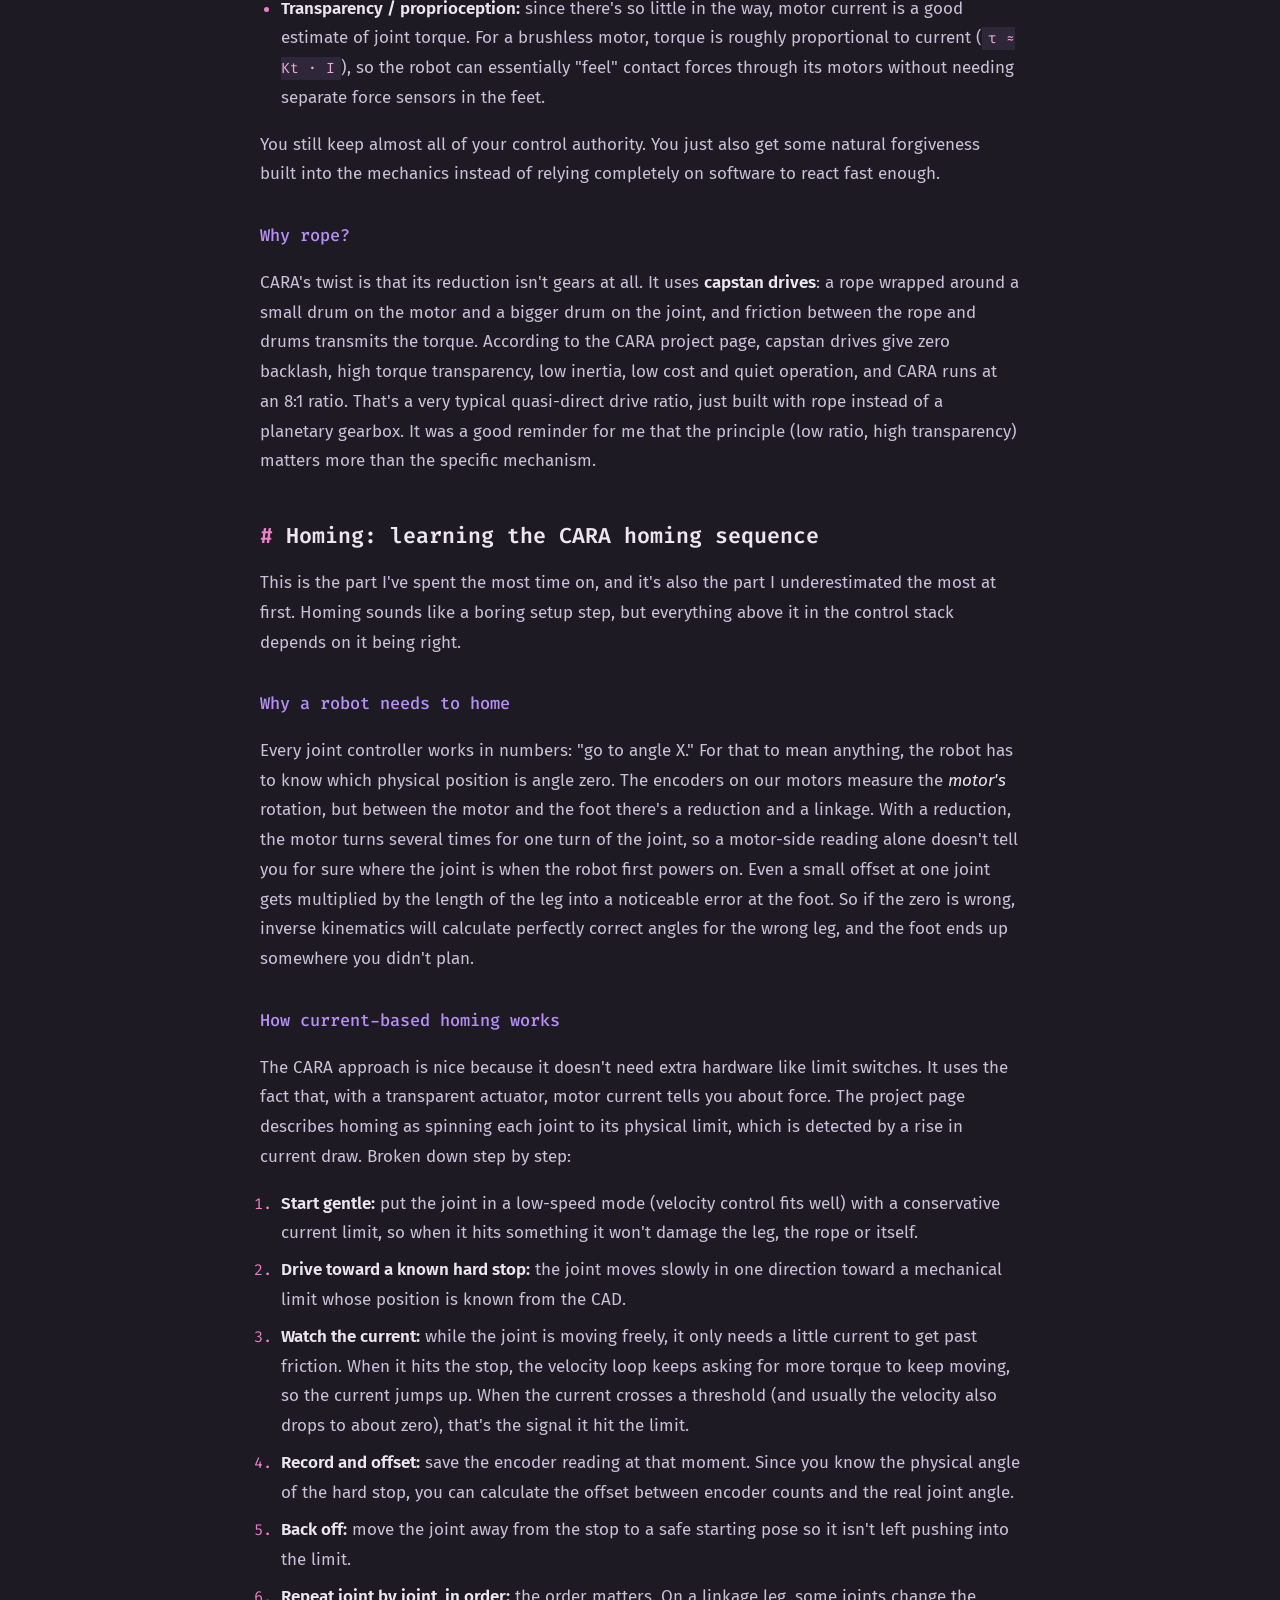
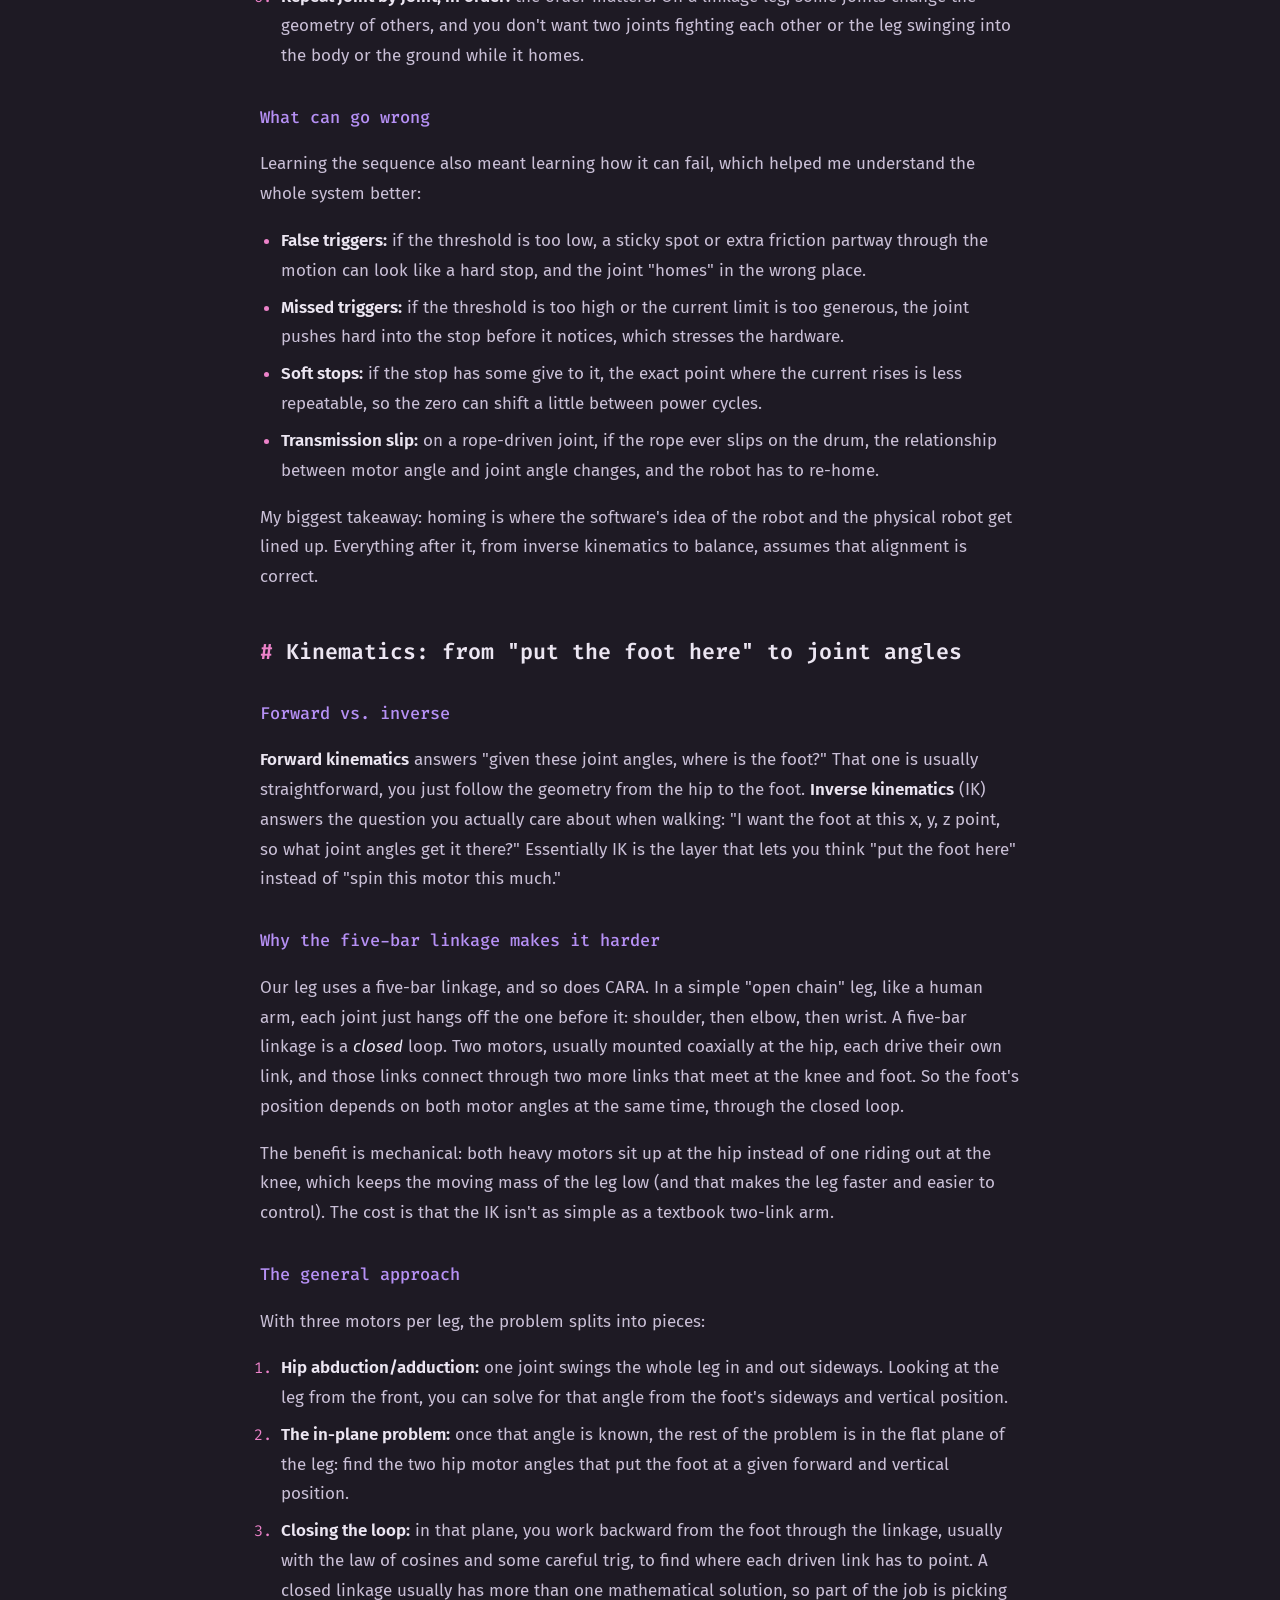
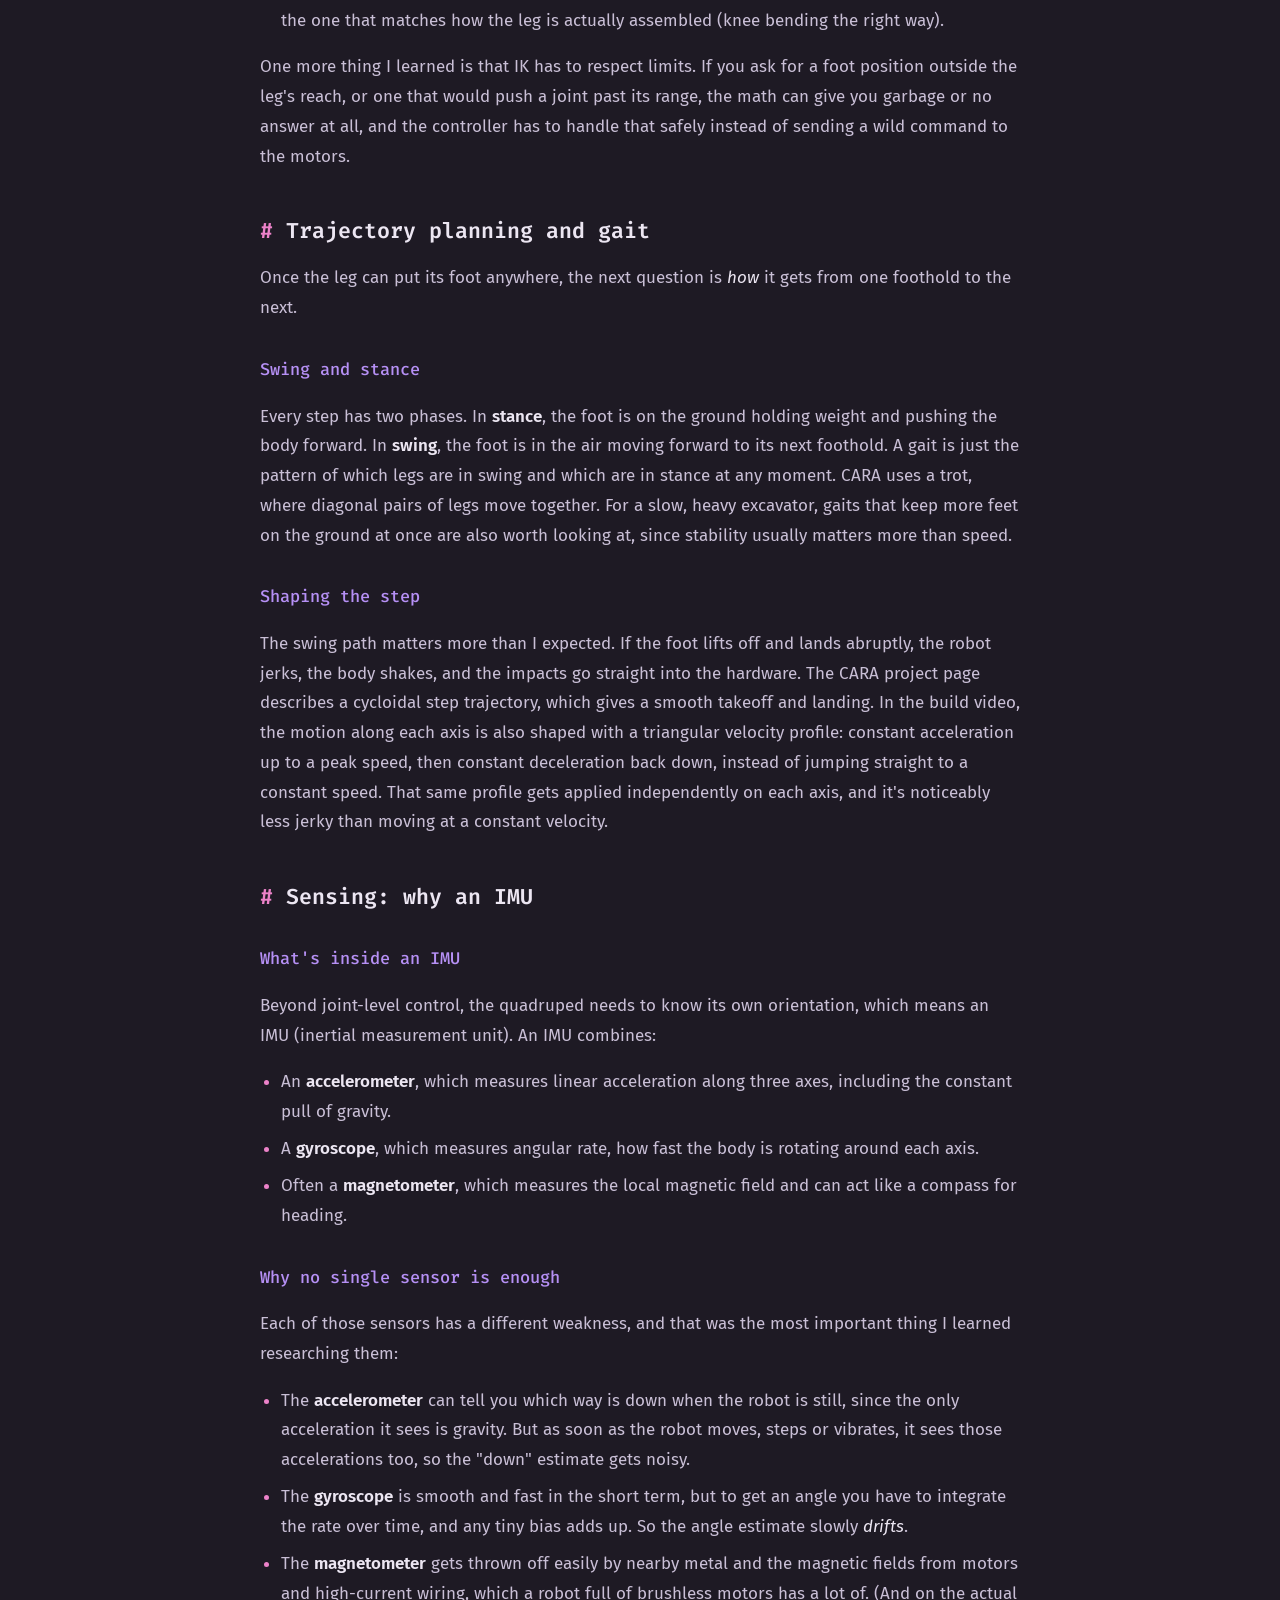
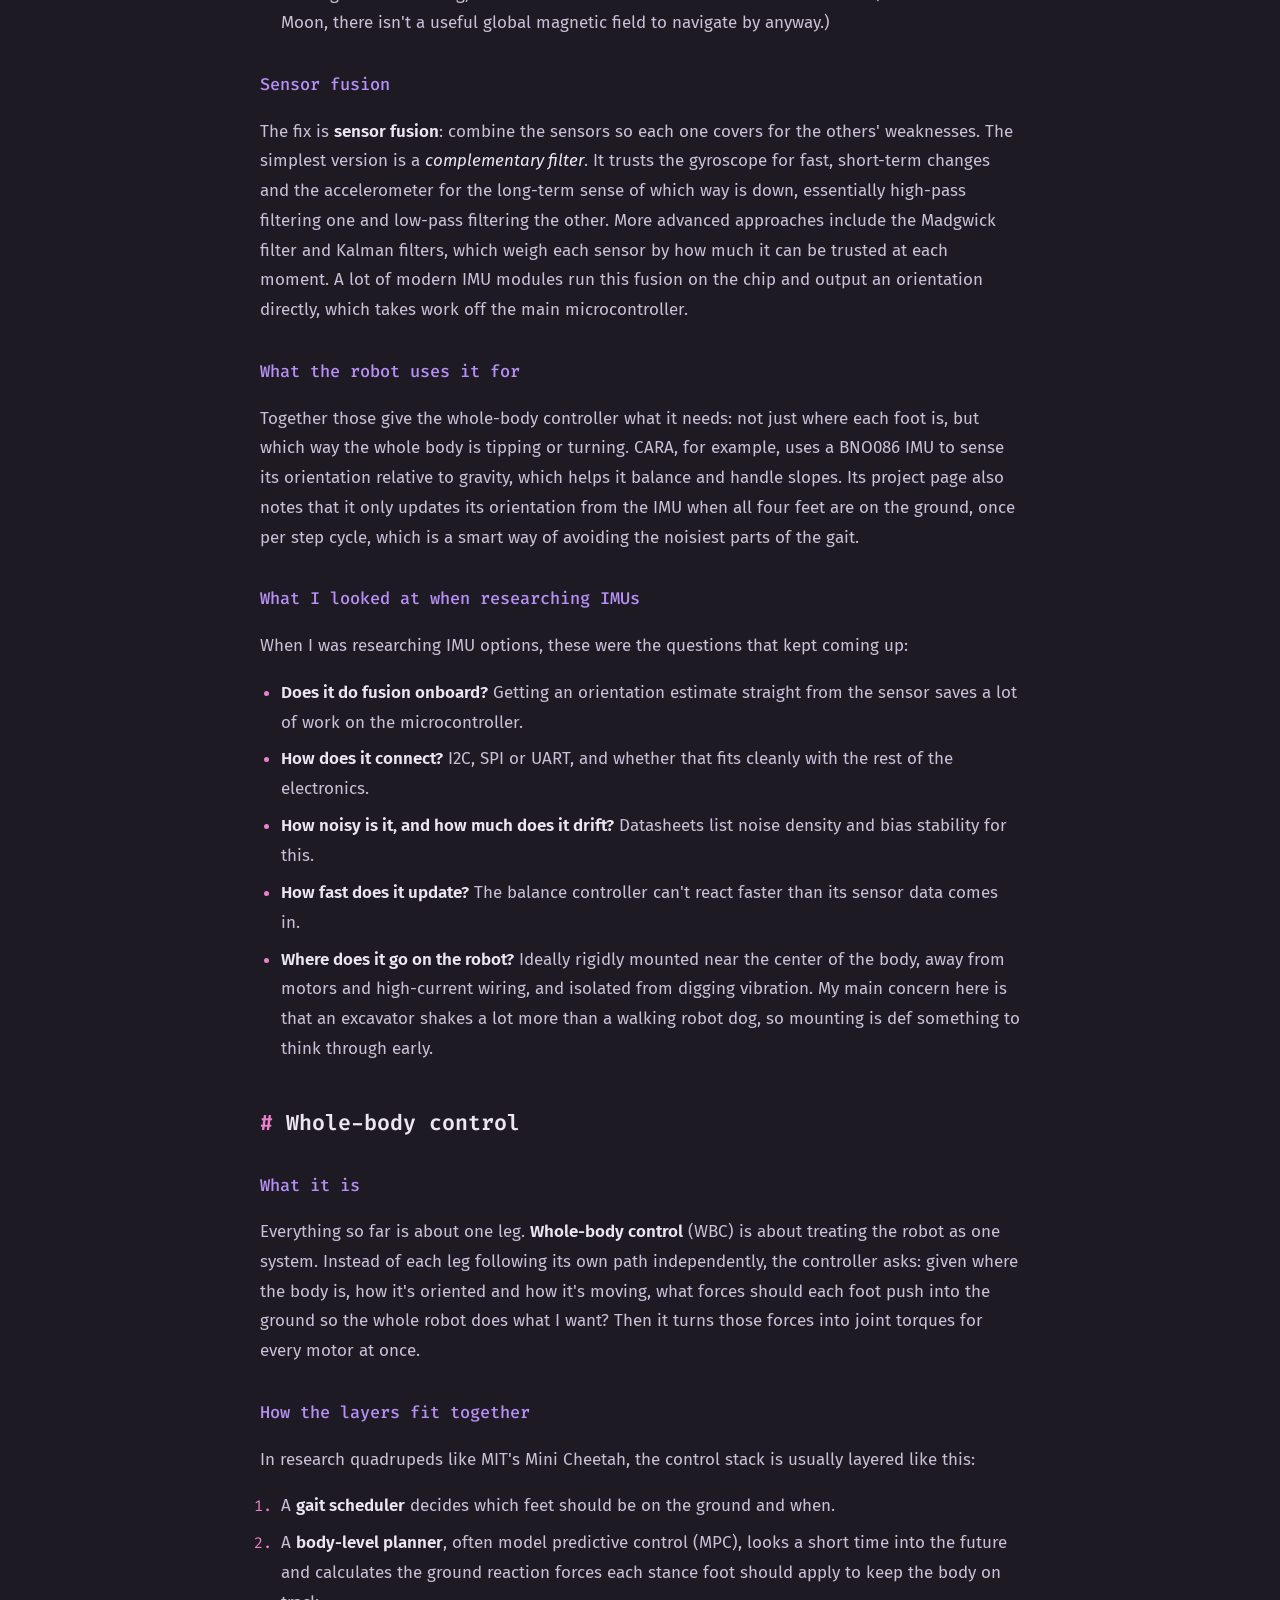
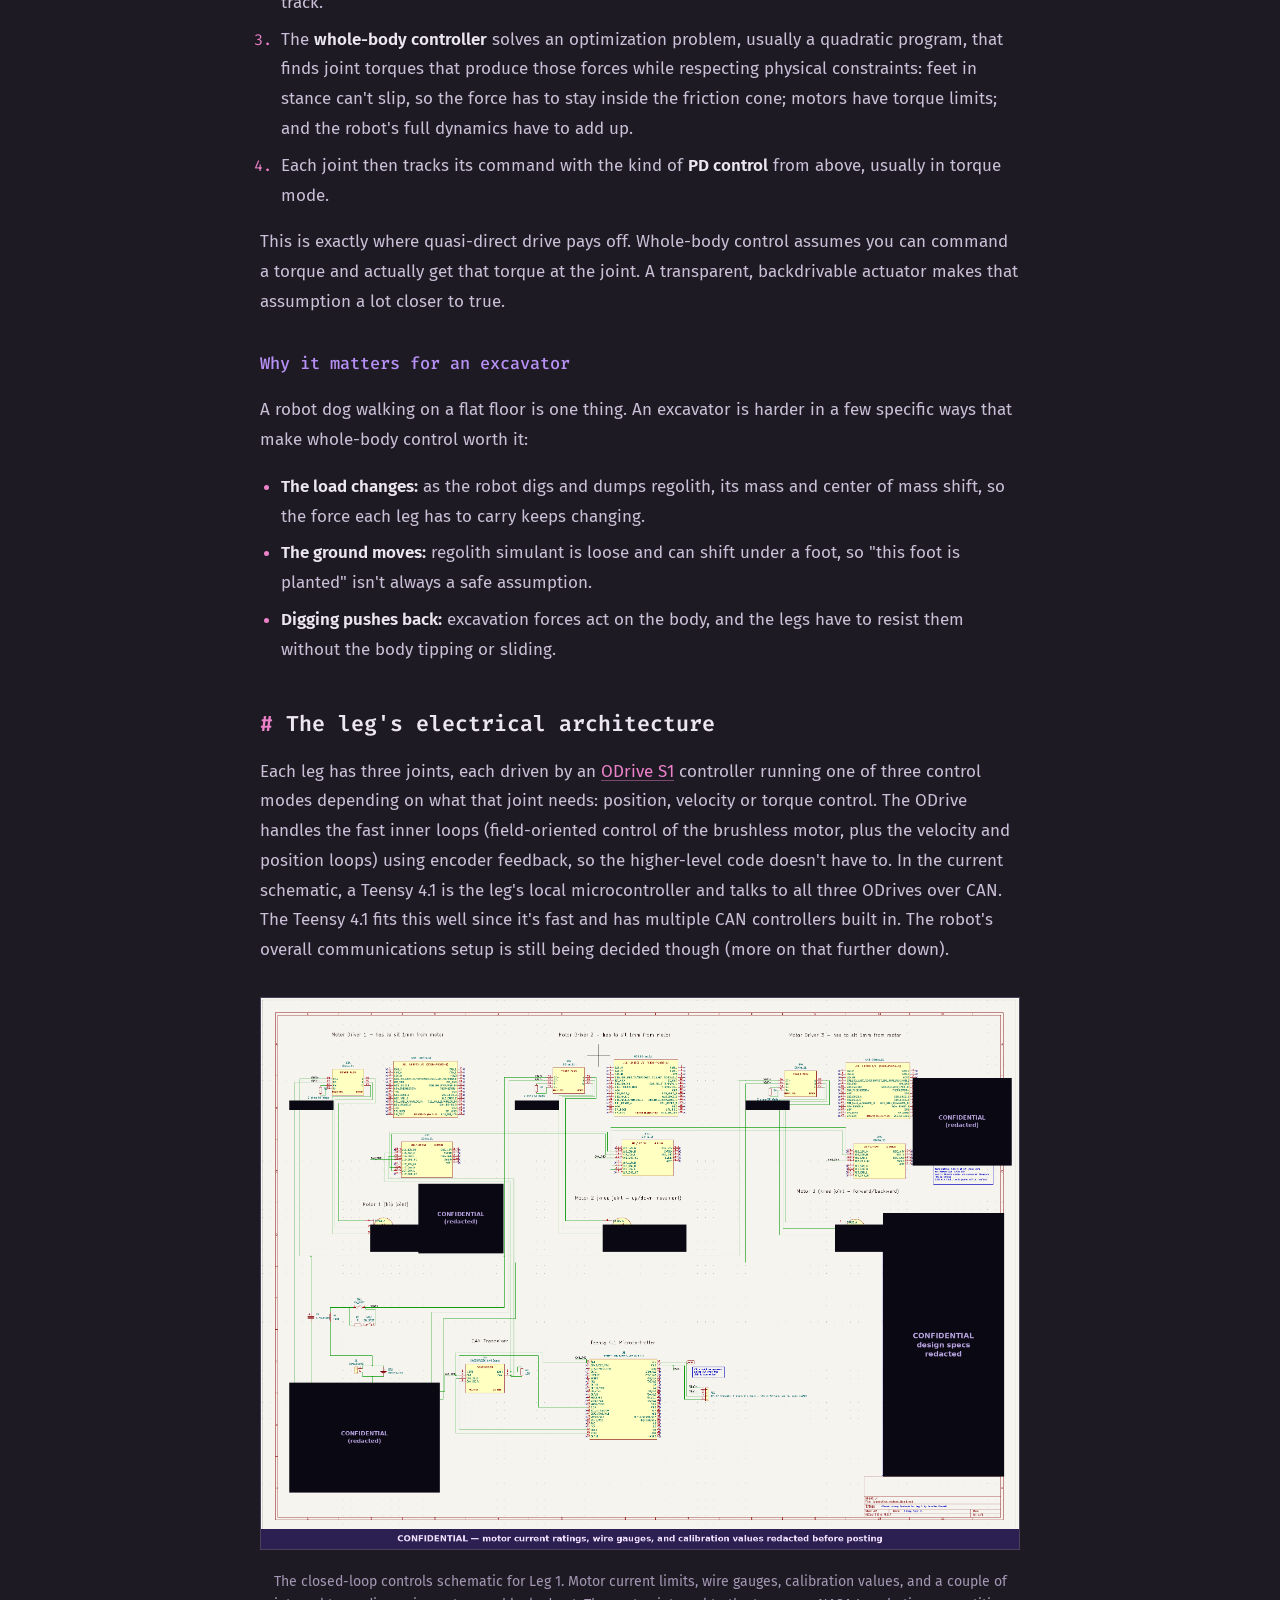
<file: posts/lunabotics-leg-controls.html>
<!DOCTYPE html>
<html lang="en">
<head>
  <meta charset="UTF-8">
  <meta name="viewport" content="width=device-width, initial-scale=1.0">
  <title>Closed-Loop Leg Controls for a NASA Lunabotics Quadruped — Jennifer Durnall</title>
  <meta name="description" content="What NASA Lunabotics is, my role on UCF's Controls team, and detailed notes on PID control, quasi-direct drive, CARA-style homing, inverse kinematics, IMU sensing, and whole-body control for our excavation quadruped.">
  <link rel="preconnect" href="https://fonts.googleapis.com">
  <link rel="preconnect" href="https://fonts.gstatic.com" crossorigin>
  <link href="https://fonts.googleapis.com/css2?family=Fira+Code:wght@400;500;600;700&family=Fira+Sans:ital,wght@0,400;0,500;0,600;1,400&display=swap" rel="stylesheet">
  <link rel="stylesheet" href="../assets/style.css?v=6">
</head>
<body>

  <header class="site-header">
    <a class="logo" href="../index.html"><span class="mark"></span>jennifer.durnall</a>
    <nav class="site-nav">
      <a href="../index.html#posts">posts</a>
      <a href="https://github.com/jddurnn777">github</a>
      <a href="https://www.linkedin.com/in/jennifer-durnall">linkedin</a>
    </nav>
  </header>

  <main>
    <article>
      <div class="post-header">
        <div class="post-date">September 2026</div>
        <h1>Closed-Loop Leg Controls for a NASA Lunabotics Quadruped</h1>
        <div class="subtitle">Learning PID, quasi-direct drive, homing, and whole-body control from a rope-powered robot dog on YouTube, and applying it to a walking lunar excavator.</div>
      </div>

      <p>
        <strong>Tldr;</strong> Lunabotics is a yearly NASA competition where college teams build a
        robot that digs up fake lunar soil and uses it to build a berm. Our UCF team is building a
        four-legged walking excavator instead of a wheeled one. I'm an undergrad on the Controls
        team supporting our Controls lead, and most of my time has gone into learning the CARA
        homing sequence, taking the legs apart to calibrate the motors and reassembling them for
        testing (mechanical and electrical), and researching IMUs, PID
        control and whole-body control. This post is everything I've learned so far, from how one
        joint holds its position all the way up to how the whole robot stays balanced while it
        digs. It's long on purpose.
      </p>

      <h2>What Lunabotics is</h2>

      <h3>The challenge</h3>
      <p>
        The <a href="https://www.nasa.gov/learning-resources/lunabotics-challenge/">NASA Lunabotics
        Challenge</a> is a two-semester university competition run out of NASA's Kennedy Space
        Center every year. Teams use NASA's systems engineering process to design, build and test a
        prototype robot that can do lunar construction. It's been running since 2010, and over time
        it's shifted from mostly mining to construction, which lines up with what Artemis will
        actually need on the Moon.
      </p>
      <p>
        The main task is to excavate simulated lunar soil (regolith), carry it across rough terrain,
        and use it to build a <strong>berm</strong>. Essentially a berm is a raised mound of soil
        that gives structure, support or protection. On the Moon that could be something like a wall
        that blocks rocket exhaust from spraying debris off a landing pad, or shielding for equipment.
        So the robot isn't just a digger. It has to dig, move across uneven ground while it's loaded,
        and dump the material precisely enough to actually build something.
      </p>

      <h3>How it's judged</h3>
      <p>
        What I think is really interesting is that how the robot does on competition day is only
        part of the score. Judges also look at:
      </p>
      <ul>
        <li><strong>Mass:</strong> everything launched to the Moon costs a lot per kilogram, so a
        lighter robot is a better robot.</li>
        <li><strong>Energy use:</strong> power on the lunar surface is limited, so teams track how
        much energy the robot uses to do its job.</li>
        <li><strong>Communications:</strong> how much data goes back and forth, since bandwidth to
        the Moon is limited too.</li>
        <li><strong>Autonomy:</strong> the more the robot can do without a person driving it, the
        better. Real lunar operations have communication delays and limited crew time.</li>
        <li><strong>Systems engineering:</strong> teams submit plans and engineering reports through
        the year, so there's a real paper trail of requirements, design decisions and testing along
        with the hardware.</li>
      </ul>

      <h3>How the competition runs</h3>
      <p>
        The cycle opens in the fall, when teams apply and start turning in planning documents.
        Selected teams bring their robots to a qualifying round at UCF's Exolith Lab here in Orlando,
        where they run in lunar regolith simulant. The top teams then move on to the final round at
        the Kennedy Space Center Visitor Complex. For the 2026 cycle NASA picked 47 teams for
        qualification and moved the top 10 on to a three-day final in May. Having both the qualifier
        and the finals basically in our backyard is def part of what makes this a cool competition to
        be in as a UCF student.
      </p>

      <h3>Why it matters beyond the competition</h3>
      <p>
        This isn't just a student project with a Moon theme on it. It's tied directly to NASA's plans
        for lunar infrastructure. Kennedy's Swamp Works lab has been developing its own lunar
        excavator, IPEx (the Infrastructure Pilot Excavator), and the problems students work on
        (moving regolith with a light, low-power, autonomous machine) are the same problems NASA is
        working on for real missions.
      </p>

      <h3>Why our team is building a quadruped</h3>
      <p>
        Most Lunabotics robots use wheels or tracks. Ours walks. Our team is building a four-legged
        excavation robot, and that's a big part of why the controls side is so interesting. A
        wheeled robot mostly has to worry about driving and steering. A legged robot has to decide,
        many times a second, where every foot goes, how much force every joint puts out, and how to
        keep the whole body from tipping over, all while the load it's carrying changes as it digs
        and dumps. That's what the rest of this post is about.
      </p>

      <h2>Where I fit on the team</h2>
      <p>
        I want to be upfront about this: I'm an undergraduate on the Controls team, not a lead. Our
        team has four leads (Controls, Electrical, Mechanical and Software), and each lead has team
        members supporting them. My role has been to help the Controls lead with whatever tasks come
        up. In practice, what I've spent the most time on is:
      </p>
      <ul>
        <li><strong>Learning the CARA homing sequences:</strong> understanding how each joint finds
        its zero position when the robot powers on, and why that step matters so much for everything
        after it.</li>
        <li><strong>Hands-on work:</strong> disassembling the legs to calibrate the motors, then
        reassembling both the mechanical and electrical components for testing.</li>
        <li><strong>Research:</strong> IMU sensors, PID control and whole-body control.</li>
      </ul>
      <p>
        So read this as what I've learned from helping build and understand the system, not the full
        design story of the robot. That belongs to the whole team, and especially our leads.
      </p>

      <h2>What I can and can't share</h2>
      <p>
        Lunabotics is a NASA-sponsored competition, and our team treats specific design numbers
        (current limits, wire gauges, calibration values, controller gains, that kind of thing) as
        internal to the team. So the schematic further down has those values blacked out, and I kept
        specific figures for our robot out of the writing too. Any numbers you do see in this post
        come from public sources like the CARA project or datasheets, and I say where they come from.
        Everything else is how I'd explain it to a friend.
      </p>

      <h2>How I got oriented</h2>
      <p>
        Two videos got me oriented before I touched anything. The first was Brian Douglas'
        <a href="https://youtu.be/UR0hOmjaHp0">PID Control — A brief introduction</a>, which is just
        a really clear explanation of the three terms and why you'd want each one. The second was
        <a href="https://youtu.be/8s9TjRz01fo">I Built a Robot Dog Using... Rope?</a>, a build log by
        Aaed Musa for a quadruped called CARA. CARA ended up being the design reference I kept going
        back to, mostly because its hardware is pretty close to ours: each joint is driven by an
        ODrive S1 motor controller, a Teensy 4.1 talks to those controllers over CAN, and the leg
        uses a five-bar linkage.
      </p>

      <div class="video-embed">
        <iframe
          src="https://www.youtube.com/embed/UR0hOmjaHp0" title="PID Control - A brief introduction"
          frameborder="0" allowfullscreen loading="lazy"></iframe>
      </div>
      <div class="video-embed">
        <iframe
          src="https://www.youtube.com/embed/8s9TjRz01fo" title="I Built a Robot Dog Using... Rope?"
          frameborder="0" allowfullscreen loading="lazy"></iframe>
      </div>

      <h2>The big picture: layers of control</h2>
      <p>
        Before getting into details, it helped me a lot to see that controlling a legged robot isn't
        one problem. It's a stack of problems, each one running on top of the one below it:
      </p>
      <ol>
        <li><strong>Joint level:</strong> make each motor go to, and hold, whatever position, speed
        or torque it's told. This is where PID is.</li>
        <li><strong>Calibration:</strong> make sure every joint knows where "zero" is, so the numbers
        the controller uses actually match the physical leg. This is homing.</li>
        <li><strong>Leg level:</strong> turn "put the foot here" into the joint angles that get it
        there. This is inverse kinematics.</li>
        <li><strong>Step level:</strong> plan the path each foot takes through the air and when each
        leg lifts and lands. This is trajectory planning and gait.</li>
        <li><strong>Body level:</strong> coordinate all four legs so the body stays balanced and moves
        the way you want, using feedback from an IMU. This is whole-body control.</li>
      </ol>
      <p>
        The rest of the post goes up that stack roughly in order.
      </p>

      <h2>PID control</h2>

      <h3>The intuition</h3>
      <p>
        Essentially PID is three ways of reacting to "how wrong am I right now, and how has that been
        changing." The <em>error</em> is the difference between where you want to be (the setpoint)
        and where you actually are (the measurement). Say a joint is supposed to hold a position and
        something pushes it off:
      </p>
      <ul>
        <li><strong>Proportional (P):</strong> the bigger the error right now, the harder you push
        back toward the target. Simple, but push too hard and you overshoot. Push too soft and the
        joint sags under load and never quite gets there.</li>
        <li><strong>Integral (I):</strong> keeps a running total of error over time. This is what
        gets rid of that leftover sag. If the joint has been a little off for a while, the integral
        term keeps pushing harder until the error is actually zero, not just close.</li>
        <li><strong>Derivative (D):</strong> looks at how fast the error is changing and pushes back
        against that. This is the term that keeps P from overshooting and oscillating. It sees the
        joint coming at the target fast and eases off before it flies past.</li>
      </ul>

      <h3>The equation</h3>
      <p>
        Written out, the controller output <code>u(t)</code> (for a motor, that's basically how much
        torque or current to command) is:
      </p>
<pre><code>u(t) = Kp·e(t) + Ki·∫e(τ)dτ + Kd·de(t)/dt

e(t) = setpoint(t) − measurement(t)</code></pre>
      <p>
        <code>Kp</code>, <code>Ki</code> and <code>Kd</code> are the gains, which are the knobs you
        tune. Each one scales how much its term contributes. The way I think about it: P reacts to the
        <em>present</em>, I reacts to the <em>past</em>, and D reacts to where things are heading in
        the <em>future</em>.
      </p>

      <h3>What it looks like on a microcontroller</h3>
      <p>
        A real controller doesn't run in continuous time. It runs in a loop at a fixed rate, so the
        integral becomes a running sum and the derivative becomes the difference between two samples:
      </p>
<pre><code>error      = setpoint - measured
integral  += error * dt
derivative = (error - prev_error) / dt
output     = Kp*error + Ki*integral + Kd*derivative
prev_error = error</code></pre>
      <p>
        That looks almost too simple, and in practice a few things make real PID loops messier:
      </p>
      <ul>
        <li><strong>Integral windup:</strong> if the joint is physically blocked (pressed against a
        hard stop or stuck in regolith), the error never goes away, so the integral keeps growing.
        When the obstruction clears, all that built-up integral makes the joint lurch way past its
        target. The fix is to clamp the integral or stop adding to it while the output is maxed
        out.</li>
        <li><strong>Derivative noise:</strong> taking the difference of two noisy measurements makes
        the noise bigger, so the D term can make a motor buzz or chatter. It's common to low-pass
        filter the derivative, or take the derivative of the measurement instead of the error so a
        sudden setpoint change doesn't cause a big "derivative kick."</li>
        <li><strong>Output limits:</strong> a motor can only put out so much current. The math
        doesn't know that, so the output has to be clamped, and the rest of the loop has to still
        behave when it's clamped.</li>
      </ul>

      <h3>Cascaded loops inside the motor controller</h3>
      <p>
        Something I didn't expect: on a motor controller like the ODrive, there isn't just one PID
        loop. There are several nested inside each other. The outer <strong>position</strong> loop
        decides what velocity the motor needs to close the position error. That velocity command goes
        into a <strong>velocity</strong> loop, which decides what current (torque) is needed. That
        goes into an inner <strong>current</strong> loop, which sets the actual voltages on the
        motor's three phases. Each inner loop runs faster than the one outside it.
      </p>
      <p>
        So when an ODrive runs a joint in position, velocity or torque control mode, you're
        essentially choosing which layer of that stack you hand your command to. Position control
        fits "hold this angle." Velocity control is useful for moving a joint at a steady speed, like
        during homing. Torque control is what you want once a higher-level controller is deciding
        forces directly, which is where whole-body control comes in.
      </p>

      <h3>Tuning</h3>
      <p>
        Tuning is balancing the gains against each other: enough P to respond quickly, enough I to get
        rid of steady-state error without getting sluggish, and enough D to damp out oscillation
        without making the joint feel numb. For nested loops, the usual approach is inside-out: tune
        the innermost loop first, then the next one out, then the outermost. Within a loop, a common
        hands-on approach is to raise the proportional gain until the joint starts to oscillate, back
        it off, then add damping and finally a small amount of integral. For a legged robot,
        "well-tuned" doesn't mean perfectly stiff. You usually want the joint to have a natural,
        damped, slightly springy response, which is where the actuator design comes in.
      </p>

      <h2>Actuators: quasi-direct drive and CARA's capstan drives</h2>

      <h3>The gear ratio tradeoff</h3>
      <p>
        Brushless motors spin fast but don't make much torque on their own, so almost every robot
        joint has some kind of reduction between the motor and the joint. A reduction with ratio
        <code>N</code> multiplies torque by about <code>N</code> and divides speed by <code>N</code>.
        That sounds like a free win, but there's a catch that matters a lot for legs: the motor's rotor
        inertia, as felt at the joint, gets multiplied by <code>N²</code>.
      </p>
<pre><code>τ_joint ≈ N · τ_motor
ω_joint = ω_motor / N
J_reflected = N² · J_motor</code></pre>
      <p>
        So a high-ratio gearbox makes the leg feel heavy and stiff from the outside. My main concern
        with that for a leg is impacts. If the foot hits something it didn't expect, the motor can't
        be back-driven easily, so the full shock goes into the gear teeth. High-ratio gearboxes also
        tend to have backlash (a little bit of slop) and friction, which makes it harder to know
        exactly how much force the leg is applying.
      </p>

      <h3>Quasi-direct drive</h3>
      <p>
        A quasi-direct drive (QDD) actuator pairs a wide, high-torque "pancake" motor with a low gear
        ratio, low enough that the motor is almost directly connected to the leg. MIT's Cheetah robots
        made this idea well known. The point isn't speed, it's <em>compliance</em> and
        <em>transparency</em>:
      </p>
      <ul>
        <li><strong>Compliance:</strong> if the leg steps on something unexpected, it can give a
        little, like a muscle absorbing an impact, instead of sending the full shock into a gearbox
        and breaking something.</li>
        <li><strong>Backdrivability:</strong> you can push the leg by hand and the motor turns. That
        means outside forces show up in the motor instead of being hidden behind friction.</li>
        <li><strong>Transparency / proprioception:</strong> since there's so little in the way, motor
        current is a good estimate of joint torque. For a brushless motor, torque is roughly
        proportional to current (<code>τ ≈ Kt · I</code>), so the robot can essentially "feel" contact
        forces through its motors without needing separate force sensors in the feet.</li>
      </ul>
      <p>
        You still keep almost all of your control authority. You just also get some natural
        forgiveness built into the mechanics instead of relying completely on software to react fast
        enough.
      </p>

      <h3>Why rope?</h3>
      <p>
        CARA's twist is that its reduction isn't gears at all. It uses <strong>capstan
        drives</strong>: a rope wrapped around a small drum on the motor and a bigger drum on the
        joint, and friction between the rope and drums transmits the torque. According to the CARA
        project page, capstan drives give zero backlash, high torque transparency, low inertia, low
        cost and quiet operation, and CARA runs at an 8:1 ratio. That's a very typical quasi-direct
        drive ratio, just built with rope instead of a planetary gearbox. It was a good reminder for
        me that the principle (low ratio, high transparency) matters more than the specific mechanism.
      </p>

      <h2>Homing: learning the CARA homing sequence</h2>
      <p>
        This is the part I've spent the most time on, and it's also the part I underestimated the most
        at first. Homing sounds like a boring setup step, but everything above it in the control stack
        depends on it being right.
      </p>

      <h3>Why a robot needs to home</h3>
      <p>
        Every joint controller works in numbers: "go to angle X." For that to mean anything, the robot
        has to know which physical position is angle zero. The encoders on our motors measure the
        <em>motor's</em> rotation, but between the motor and the foot there's a reduction and a
        linkage. With a reduction, the motor turns several times for one turn of the joint, so a
        motor-side reading alone doesn't tell you for sure where the joint is when the robot first
        powers on. Even a small offset at one joint gets multiplied by the length of the leg into a
        noticeable error at the foot. So if the zero is wrong, inverse kinematics will calculate
        perfectly correct angles for the wrong leg, and the foot ends up somewhere you didn't plan.
      </p>

      <h3>How current-based homing works</h3>
      <p>
        The CARA approach is nice because it doesn't need extra hardware like limit switches. It uses
        the fact that, with a transparent actuator, motor current tells you about force. The project
        page describes homing as spinning each joint to its physical limit, which is detected by a
        rise in current draw. Broken down step by step:
      </p>
      <ol>
        <li><strong>Start gentle:</strong> put the joint in a low-speed mode (velocity control fits
        well) with a conservative current limit, so when it hits something it won't damage the leg,
        the rope or itself.</li>
        <li><strong>Drive toward a known hard stop:</strong> the joint moves slowly in one direction
        toward a mechanical limit whose position is known from the CAD.</li>
        <li><strong>Watch the current:</strong> while the joint is moving freely, it only needs a
        little current to get past friction. When it hits the stop, the velocity loop keeps asking for
        more torque to keep moving, so the current jumps up. When the current crosses a threshold (and
        usually the velocity also drops to about zero), that's the signal it hit the limit.</li>
        <li><strong>Record and offset:</strong> save the encoder reading at that moment. Since you
        know the physical angle of the hard stop, you can calculate the offset between encoder counts
        and the real joint angle.</li>
        <li><strong>Back off:</strong> move the joint away from the stop to a safe starting pose so
        it isn't left pushing into the limit.</li>
        <li><strong>Repeat joint by joint, in order:</strong> the order matters. On a linkage leg,
        some joints change the geometry of others, and you don't want two joints fighting each other
        or the leg swinging into the body or the ground while it homes.</li>
      </ol>

      <h3>What can go wrong</h3>
      <p>
        Learning the sequence also meant learning how it can fail, which helped me understand the
        whole system better:
      </p>
      <ul>
        <li><strong>False triggers:</strong> if the threshold is too low, a sticky spot or extra
        friction partway through the motion can look like a hard stop, and the joint "homes" in the
        wrong place.</li>
        <li><strong>Missed triggers:</strong> if the threshold is too high or the current limit is too
        generous, the joint pushes hard into the stop before it notices, which stresses the
        hardware.</li>
        <li><strong>Soft stops:</strong> if the stop has some give to it, the exact point where the
        current rises is less repeatable, so the zero can shift a little between power cycles.</li>
        <li><strong>Transmission slip:</strong> on a rope-driven joint, if the rope ever slips on the
        drum, the relationship between motor angle and joint angle changes, and the robot has to
        re-home.</li>
      </ul>
      <p>
        My biggest takeaway: homing is where the software's idea of the robot and the physical robot
        get lined up. Everything after it, from inverse kinematics to balance, assumes that alignment
        is correct.
      </p>

      <h2>Kinematics: from "put the foot here" to joint angles</h2>

      <h3>Forward vs. inverse</h3>
      <p>
        <strong>Forward kinematics</strong> answers "given these joint angles, where is the foot?"
        That one is usually straightforward, you just follow the geometry from the hip to the foot.
        <strong>Inverse kinematics</strong> (IK) answers the question you actually care about when
        walking: "I want the foot at this x, y, z point, so what joint angles get it there?"
        Essentially IK is the layer that lets you think "put the foot here" instead of "spin this
        motor this much."
      </p>

      <h3>Why the five-bar linkage makes it harder</h3>
      <p>
        Our leg uses a five-bar linkage, and so does CARA. In a simple "open chain" leg, like a human
        arm, each joint just hangs off the one before it: shoulder, then elbow, then wrist. A five-bar
        linkage is a <em>closed</em> loop. Two motors, usually mounted coaxially at the hip, each
        drive their own link, and those links connect through two more links that meet at the knee
        and foot. So the foot's position depends on both motor angles at the same time, through the
        closed loop.
      </p>
      <p>
        The benefit is mechanical: both heavy motors sit up at the hip instead of one riding out at
        the knee, which keeps the moving mass of the leg low (and that makes the leg faster and easier
        to control). The cost is that the IK isn't as simple as a textbook two-link arm.
      </p>

      <h3>The general approach</h3>
      <p>
        With three motors per leg, the problem splits into pieces:
      </p>
      <ol>
        <li><strong>Hip abduction/adduction:</strong> one joint swings the whole leg in and out
        sideways. Looking at the leg from the front, you can solve for that angle from the foot's
        sideways and vertical position.</li>
        <li><strong>The in-plane problem:</strong> once that angle is known, the rest of the problem
        is in the flat plane of the leg: find the two hip motor angles that put the foot at a given
        forward and vertical position.</li>
        <li><strong>Closing the loop:</strong> in that plane, you work backward from the foot through
        the linkage, usually with the law of cosines and some careful trig, to find where each driven
        link has to point. A closed linkage usually has more than one mathematical solution, so part
        of the job is picking the one that matches how the leg is actually assembled (knee bending
        the right way).</li>
      </ol>
      <p>
        One more thing I learned is that IK has to respect limits. If you ask for a foot position
        outside the leg's reach, or one that would push a joint past its range, the math can give you
        garbage or no answer at all, and the controller has to handle that safely instead of sending
        a wild command to the motors.
      </p>

      <h2>Trajectory planning and gait</h2>
      <p>
        Once the leg can put its foot anywhere, the next question is <em>how</em> it gets from one
        foothold to the next.
      </p>

      <h3>Swing and stance</h3>
      <p>
        Every step has two phases. In <strong>stance</strong>, the foot is on the ground holding
        weight and pushing the body forward. In <strong>swing</strong>, the foot is in the air moving
        forward to its next foothold. A gait is just the pattern of which legs are in swing and which
        are in stance at any moment. CARA uses a trot, where diagonal pairs of legs move together. For
        a slow, heavy excavator, gaits that keep more feet on the ground at once are also worth
        looking at, since stability usually matters more than speed.
      </p>

      <h3>Shaping the step</h3>
      <p>
        The swing path matters more than I expected. If the foot lifts off and lands abruptly, the
        robot jerks, the body shakes, and the impacts go straight into the hardware. The CARA project
        page describes a cycloidal step trajectory, which gives a smooth takeoff and landing. In the
        build video, the motion along each axis is also shaped with a triangular velocity profile:
        constant acceleration up to a peak speed, then constant deceleration back down, instead of
        jumping straight to a constant speed. That same profile gets applied independently on each
        axis, and it's noticeably less jerky than moving at a constant velocity.
      </p>

      <h2>Sensing: why an IMU</h2>

      <h3>What's inside an IMU</h3>
      <p>
        Beyond joint-level control, the quadruped needs to know its own orientation, which means an
        IMU (inertial measurement unit). An IMU combines:
      </p>
      <ul>
        <li>An <strong>accelerometer</strong>, which measures linear acceleration along three axes,
        including the constant pull of gravity.</li>
        <li>A <strong>gyroscope</strong>, which measures angular rate, how fast the body is rotating
        around each axis.</li>
        <li>Often a <strong>magnetometer</strong>, which measures the local magnetic field and can act
        like a compass for heading.</li>
      </ul>

      <h3>Why no single sensor is enough</h3>
      <p>
        Each of those sensors has a different weakness, and that was the most important thing I
        learned researching them:
      </p>
      <ul>
        <li>The <strong>accelerometer</strong> can tell you which way is down when the robot is still,
        since the only acceleration it sees is gravity. But as soon as the robot moves, steps or
        vibrates, it sees those accelerations too, so the "down" estimate gets noisy.</li>
        <li>The <strong>gyroscope</strong> is smooth and fast in the short term, but to get an angle
        you have to integrate the rate over time, and any tiny bias adds up. So the angle estimate
        slowly <em>drifts</em>.</li>
        <li>The <strong>magnetometer</strong> gets thrown off easily by nearby metal and the magnetic
        fields from motors and high-current wiring, which a robot full of brushless motors has a lot
        of. (And on the actual Moon, there isn't a useful global magnetic field to navigate by
        anyway.)</li>
      </ul>

      <h3>Sensor fusion</h3>
      <p>
        The fix is <strong>sensor fusion</strong>: combine the sensors so each one covers for the
        others' weaknesses. The simplest version is a <em>complementary filter</em>. It trusts the
        gyroscope for fast, short-term changes and the accelerometer for the long-term sense of which
        way is down, essentially high-pass filtering one and low-pass filtering the other. More
        advanced approaches include the Madgwick filter and Kalman filters, which weigh each sensor
        by how much it can be trusted at each moment. A lot of modern IMU modules run this fusion on
        the chip and output an orientation directly, which takes work off the main microcontroller.
      </p>

      <h3>What the robot uses it for</h3>
      <p>
        Together those give the whole-body controller what it needs: not just where each foot is, but
        which way the whole body is tipping or turning. CARA, for example, uses a BNO086 IMU to sense
        its orientation relative to gravity, which helps it balance and handle slopes. Its project
        page also notes that it only updates its orientation from the IMU when all four feet are on
        the ground, once per step cycle, which is a smart way of avoiding the noisiest parts of the
        gait.
      </p>

      <h3>What I looked at when researching IMUs</h3>
      <p>
        When I was researching IMU options, these were the questions that kept coming up:
      </p>
      <ul>
        <li><strong>Does it do fusion onboard?</strong> Getting an orientation estimate straight from
        the sensor saves a lot of work on the microcontroller.</li>
        <li><strong>How does it connect?</strong> I2C, SPI or UART, and whether that fits cleanly
        with the rest of the electronics.</li>
        <li><strong>How noisy is it, and how much does it drift?</strong> Datasheets list noise
        density and bias stability for this.</li>
        <li><strong>How fast does it update?</strong> The balance controller can't react faster than
        its sensor data comes in.</li>
        <li><strong>Where does it go on the robot?</strong> Ideally rigidly mounted near the center of
        the body, away from motors and high-current wiring, and isolated from digging vibration. My
        main concern here is that an excavator shakes a lot more than a walking robot dog, so
        mounting is def something to think through early.</li>
      </ul>

      <h2>Whole-body control</h2>

      <h3>What it is</h3>
      <p>
        Everything so far is about one leg. <strong>Whole-body control</strong> (WBC) is about
        treating the robot as one system. Instead of each leg following its own path independently,
        the controller asks: given where the body is, how it's oriented and how it's moving, what
        forces should each foot push into the ground so the whole robot does what I want? Then it
        turns those forces into joint torques for every motor at once.
      </p>

      <h3>How the layers fit together</h3>
      <p>
        In research quadrupeds like MIT's Mini Cheetah, the control stack is usually layered like
        this:
      </p>
      <ol>
        <li>A <strong>gait scheduler</strong> decides which feet should be on the ground and
        when.</li>
        <li>A <strong>body-level planner</strong>, often model predictive control (MPC), looks a short
        time into the future and calculates the ground reaction forces each stance foot should apply
        to keep the body on track.</li>
        <li>The <strong>whole-body controller</strong> solves an optimization problem, usually a
        quadratic program, that finds joint torques that produce those forces while respecting
        physical constraints: feet in stance can't slip, so the force has to stay inside the friction
        cone; motors have torque limits; and the robot's full dynamics have to add up.</li>
        <li>Each joint then tracks its command with the kind of <strong>PD control</strong> from
        above, usually in torque mode.</li>
      </ol>
      <p>
        This is exactly where quasi-direct drive pays off. Whole-body control assumes you can command
        a torque and actually get that torque at the joint. A transparent, backdrivable actuator makes
        that assumption a lot closer to true.
      </p>

      <h3>Why it matters for an excavator</h3>
      <p>
        A robot dog walking on a flat floor is one thing. An excavator is harder in a few specific
        ways that make whole-body control worth it:
      </p>
      <ul>
        <li><strong>The load changes:</strong> as the robot digs and dumps regolith, its mass and
        center of mass shift, so the force each leg has to carry keeps changing.</li>
        <li><strong>The ground moves:</strong> regolith simulant is loose and can shift under a foot,
        so "this foot is planted" isn't always a safe assumption.</li>
        <li><strong>Digging pushes back:</strong> excavation forces act on the body, and the legs have
        to resist them without the body tipping or sliding.</li>
      </ul>

      <h2>The leg's electrical architecture</h2>
      <p>
        Each leg has three joints, each driven by an
        <a href="https://docs.odriverobotics.com/v/latest/hardware/s1-datasheet.html">ODrive S1</a>
        controller running one of three control modes depending on what that joint needs: position,
        velocity or torque control. The ODrive handles the fast inner loops (field-oriented control of
        the brushless motor, plus the velocity and position loops) using encoder feedback, so the
        higher-level code doesn't have to. In the current schematic, a Teensy 4.1 is the leg's local
        microcontroller and talks to all three ODrives over CAN. The Teensy 4.1 fits this well since
        it's fast and has multiple CAN controllers built in. The robot's overall communications setup
        is still being decided though (more on that further down).
      </p>
      <figure>
        <img src="../assets/img/lunabotics/leg1-schematic-redacted.png" alt="Closed-loop leg controls schematic for Leg 1, with team-internal design values redacted">
        <figcaption>The closed-loop controls schematic for Leg 1. Motor current limits, wire
        gauges, calibration values, and a couple of internal team discussion notes are blacked
        out. Those stay internal to the team, per NASA Lunabotics competition norms.</figcaption>
      </figure>

      <h3>CAN in a nutshell</h3>
      <p>
        CAN (Controller Area Network) is the bus cars use so dozens of electronic modules can talk to
        each other, and it's popular in robotics for the same reasons. It sends data over a
        <strong>differential pair</strong> (CAN High and CAN Low), so electrical noise that hits both
        wires equally cancels out, which matters a lot right next to high-current motor wiring. Every
        message has an ID, and when two nodes try to talk at the same time, the lower ID wins
        automatically without corrupting either message. The bus also has to be
        <strong>terminated</strong> at its ends so signals don't reflect back and mess up the data.
      </p>

      <h2>Hands-on work: taking the legs apart to calibrate the motors</h2>
      <p>
        A big part of my time has been physically working on the leg, both the mechanical and
        electrical side, and the biggest job so far was calibrating the motors. It sounds like a
        software task, but it ended up being mostly hands-on.
      </p>

      <h3>Why the motors needed calibrating</h3>
      <p>
        Before an ODrive can run a brushless motor well, it has to learn about that specific motor
        and encoder. Essentially the calibration measures the motor's electrical properties (like
        its phase resistance and inductance) so the current loop can be tuned to it, and then it
        figures out how the encoder's reading lines up with the rotor's magnets, so the controller
        knows which phases to energize at every position. If that alignment is off, the motor runs
        rough, loses torque or doesn't spin properly at all, and every loop above it (velocity,
        position, and eventually homing and IK) is built on a bad foundation.
      </p>
      <p>
        The catch is that during calibration the motor has to spin on its own, without a load on it.
        If it's still attached to the leg, the linkage and whatever the leg is pressing against get in
        the way, and the calibration either fails or saves the wrong values. So the motors had to come
        out.
      </p>

      <h3>Taking apart a previous year's build</h3>
      <p>
        The legs we calibrated the test motors on came from last year's project (this year's leg
        design is different), and there was very little documentation on how they were put
        together. So before we could calibrate anything, we had to
        disassemble the legs and figure out how to get the motors out of their mounts, basically
        reverse-engineering the assembly as we went. My main concern going in was not damaging
        anything we'd need later, since without documentation there wasn't a clear reference for how
        it all went back together.
      </p>

      <h3>Calibrating and reassembling</h3>
      <p>
        With the motors out and free to spin, we ran the calibration on each one. Then we
        reassembled the legs so they were ready for testing. Putting it back together is where the
        mechanical side and the controls side really met for me: the encoder alignment we just saved
        only means something if the motor goes back in the way the controller expects, and the hard
        stops the homing sequence depends on only work if the linkage is assembled correctly.
      </p>
      <figure>
        <video controls muted playsinline preload="metadata"
          poster="../assets/video/lunabotics/motor-calibration-test-leg-poster.jpg">
          <source src="../assets/video/lunabotics/motor-calibration-test-leg.mp4" type="video/mp4">
          Your browser doesn't support embedded video.
        </video>
        <figcaption>Calibrating the test motors on one of last year's legs. This is last year's leg
        design, not the one going into this year's robot, which is why I'm able to show it
        here.</figcaption>
      </figure>

      <h3>What I took from it</h3>
      <p>
        Two things. First, this def showed me how much documentation matters on a team where people
        graduate and projects get handed down. A lot of our time went into figuring out things
        someone already knew, so writing down how our legs come apart and go back together is
        something I want to make sure the next team has. Second, a schematic tells you what connects
        to what, but it doesn't tell you how a cable routes through a joint that moves, where
        connectors need strain relief so they don't work loose, or how much space there really is
        around a motor once everything is mounted. Once you've held the linkage in your hands, the
        five-bar kinematics and the hard stops used for homing stop being abstract.
      </p>

      <h2>Still open: communications and error detection</h2>
      <p>
        This part isn't decided yet, so I want to be clear that everything in this section is
        options we're comparing, not what the robot uses. Once you're running several ODrives and
        controllers that all need to talk to each other, two big questions come up: how the
        communication is set up (which devices talk to which, and how the wiring is laid out), and
        how to catch data that gets corrupted along the way. It's also part of why a custom PCB came
        up, since a board with fixed connectors, controlled routing for the signal pairs and
        termination built in is a lot more reliable than a mess of loose jumpers.
      </p>

      <h3>Error detection options</h3>
      <p>
        We've been comparing four error-detection methods: CRC, checksum, LRC (longitudinal
        redundancy check) and VRC (vertical redundancy check).
      </p>
      <ul>
        <li><strong>VRC:</strong> basically a parity bit per character. Cheap, but it misses any
        error that flips an even number of bits.</li>
        <li><strong>LRC:</strong> calculates parity across a whole block, column by column. Better,
        but certain patterns of errors still cancel out.</li>
        <li><strong>Checksum:</strong> adds up the data and sends the sum. Simple and fast, but some
        errors (like two bytes swapping places) don't change the sum.</li>
        <li><strong>CRC:</strong> treats the message as a big binary polynomial and divides it by a
        fixed generator polynomial, and the remainder gets added to the message. It catches all
        single-bit errors, all burst errors up to a certain length, and the vast majority of
        everything else.</li>
      </ul>
      <p>
        CRC is the strongest on paper, and it's the same kind of
        <a href="https://en.wikipedia.org/wiki/Cyclic_redundancy_check">cyclic redundancy check</a>
        cars use on their own CAN buses. Essentially it's a calculated code added to each message
        that lets the receiver detect whether the data changed in transit, without having to resend
        anything to confirm it. The tradeoff is that it takes more computation than a simple parity
        bit or checksum, so which method we use depends on how the rest of the communications ends up
        being set up. That hasn't been decided yet.
      </p>

      <h3>Topology options: daisy chain vs. star</h3>
      <p>
        The other half of the question is how the wiring is laid out:
      </p>
      <ul>
        <li><strong>Daisy chain:</strong> a break anywhere leaves both sides improperly terminated,
        and one failed connector can take down every node downstream of it. Intermittent wiring faults
        are really tedious to track down. In exchange, it supports much higher speeds, roughly
        1–5 Mbps.</li>
        <li><strong>Star:</strong> a fault on one spoke only takes out that one device, and the wiring
        is more intuitive. A central junction block with individual runs out to each node, so
        troubleshooting is modular. The tradeoff is a much lower speed, typically under 125 kbps.</li>
      </ul>
      <p>
        My main takeaway so far is that these two questions depend on each other. Stronger error
        detection can make up for some of the risk of one layout, and the speed a layout supports
        limits how much data (and how much error checking) fits on the bus. I'll update this post
        once the team makes a call.
      </p>

      <h2>A current challenge: the foot</h2>
      <p>
        One thing we're actively working through is the foot itself. The geometry of a curved foot is
        really hard to control for, because the contact point and effective foot shape keep changing
        as the foot rotates through a step. That means the IK, which assumes the foot is a single
        point, is slightly wrong at every moment, and the whole-body controller's idea of where the
        force is being applied is slightly wrong too.
      </p>
      <p>
        Our current plan is to use snowshoes and treat the foot as effectively flat. A flat contact
        surface is a lot easier to model and control than a curved one, and on loose regolith a wider
        foot also spreads the robot's weight over more area so it doesn't sink as much. The cost is
        some adaptability on uneven terrain, since a flat foot doesn't roll over bumps the way a
        rounded one does.
      </p>

      <h2>What I'm taking away from this</h2>
      <p>
        The biggest thing I've learned is how connected every layer is. A PID gain that's slightly
        off, a homing offset that's a few degrees wrong, an IMU mounted somewhere that vibrates, or a
        foot shape the model doesn't account for: any one of those shows up as the whole robot walking
        badly, and it's rarely obvious which layer is the problem. Working on this team has made me a
        lot more patient about understanding the bottom of the stack before trying to fix the top of
        it.
      </p>

      <h2>References</h2>
      <ol class="references">
        <li><a href="https://www.nasa.gov/learning-resources/lunabotics-challenge/">Lunabotics Challenge</a>.
          <span class="cite">NASA</span></li>
        <li><a href="https://www.nasa.gov/centers-and-facilities/kennedy/nasas-2026-lunabotics-winning-student-teams-engineering-lunar-future/">NASA's 2026 Lunabotics: Winning Student Teams Engineering Lunar Future</a>.
          <span class="cite">NASA Kennedy Space Center</span></li>
        <li><a href="https://youtu.be/UR0hOmjaHp0">Douglas, B. PID Control — A brief introduction</a>.
          <span class="cite">YouTube</span></li>
        <li><a href="https://youtu.be/8s9TjRz01fo">Musa, A. I Built a Robot Dog Using... Rope? (CARA build log)</a>.
          <span class="cite">YouTube</span></li>
        <li><a href="https://www.aaedmusa.com/projects/cara">Musa, A. CARA project page</a>.
          <span class="cite">aaedmusa.com</span></li>
        <li><a href="https://doi.org/10.1109/TRO.2016.2640183">Wensing, P. M., et al. Proprioceptive Actuator Design in the MIT Cheetah: Impact Mitigation and High-Bandwidth Physical Interaction for Dynamic Legged Robots</a>.
          <span class="cite">IEEE Transactions on Robotics, 2017</span></li>
        <li><a href="https://arxiv.org/abs/1909.06586">Kim, D., et al. Highly Dynamic Quadruped Locomotion via Whole-Body Impulse Control and Model Predictive Control</a>.
          <span class="cite">arXiv:1909.06586</span></li>
        <li><a href="https://www.advancednavigation.com/tech-articles/inertial-measurement-unit-imu-an-introduction/">Inertial Measurement Unit (IMU) – An Introduction</a>.
          <span class="cite">Advanced Navigation</span></li>
        <li><a href="https://docs.odriverobotics.com/v/latest/hardware/s1-datasheet.html">ODrive S1 Datasheet</a>.
          <span class="cite">ODrive Robotics documentation</span></li>
        <li><a href="https://www.ti.com/lit/pdf/sloa101">Texas Instruments. Introduction to the Controller Area Network (CAN), Rev. B</a>.
          <span class="cite">SLOA101B</span></li>
        <li><a href="https://en.wikipedia.org/wiki/Cyclic_redundancy_check">Cyclic redundancy check</a>.
          <span class="cite">Wikipedia</span></li>
      </ol>

      <div class="post-footer">
        Written by Jennifer Durnall. Questions or feedback? Reach me on
        <a href="https://www.linkedin.com/in/jennifer-durnall">LinkedIn</a>.
      </div>
    </article>
  </main>

  <footer class="site-footer">
    <span>&copy; 2026 Jennifer Durnall</span>
    <span><a href="https://github.com/jddurnn777">github</a> · <a href="https://www.linkedin.com/in/jennifer-durnall">linkedin</a></span>
  </footer>

</body>
</html>
</file>
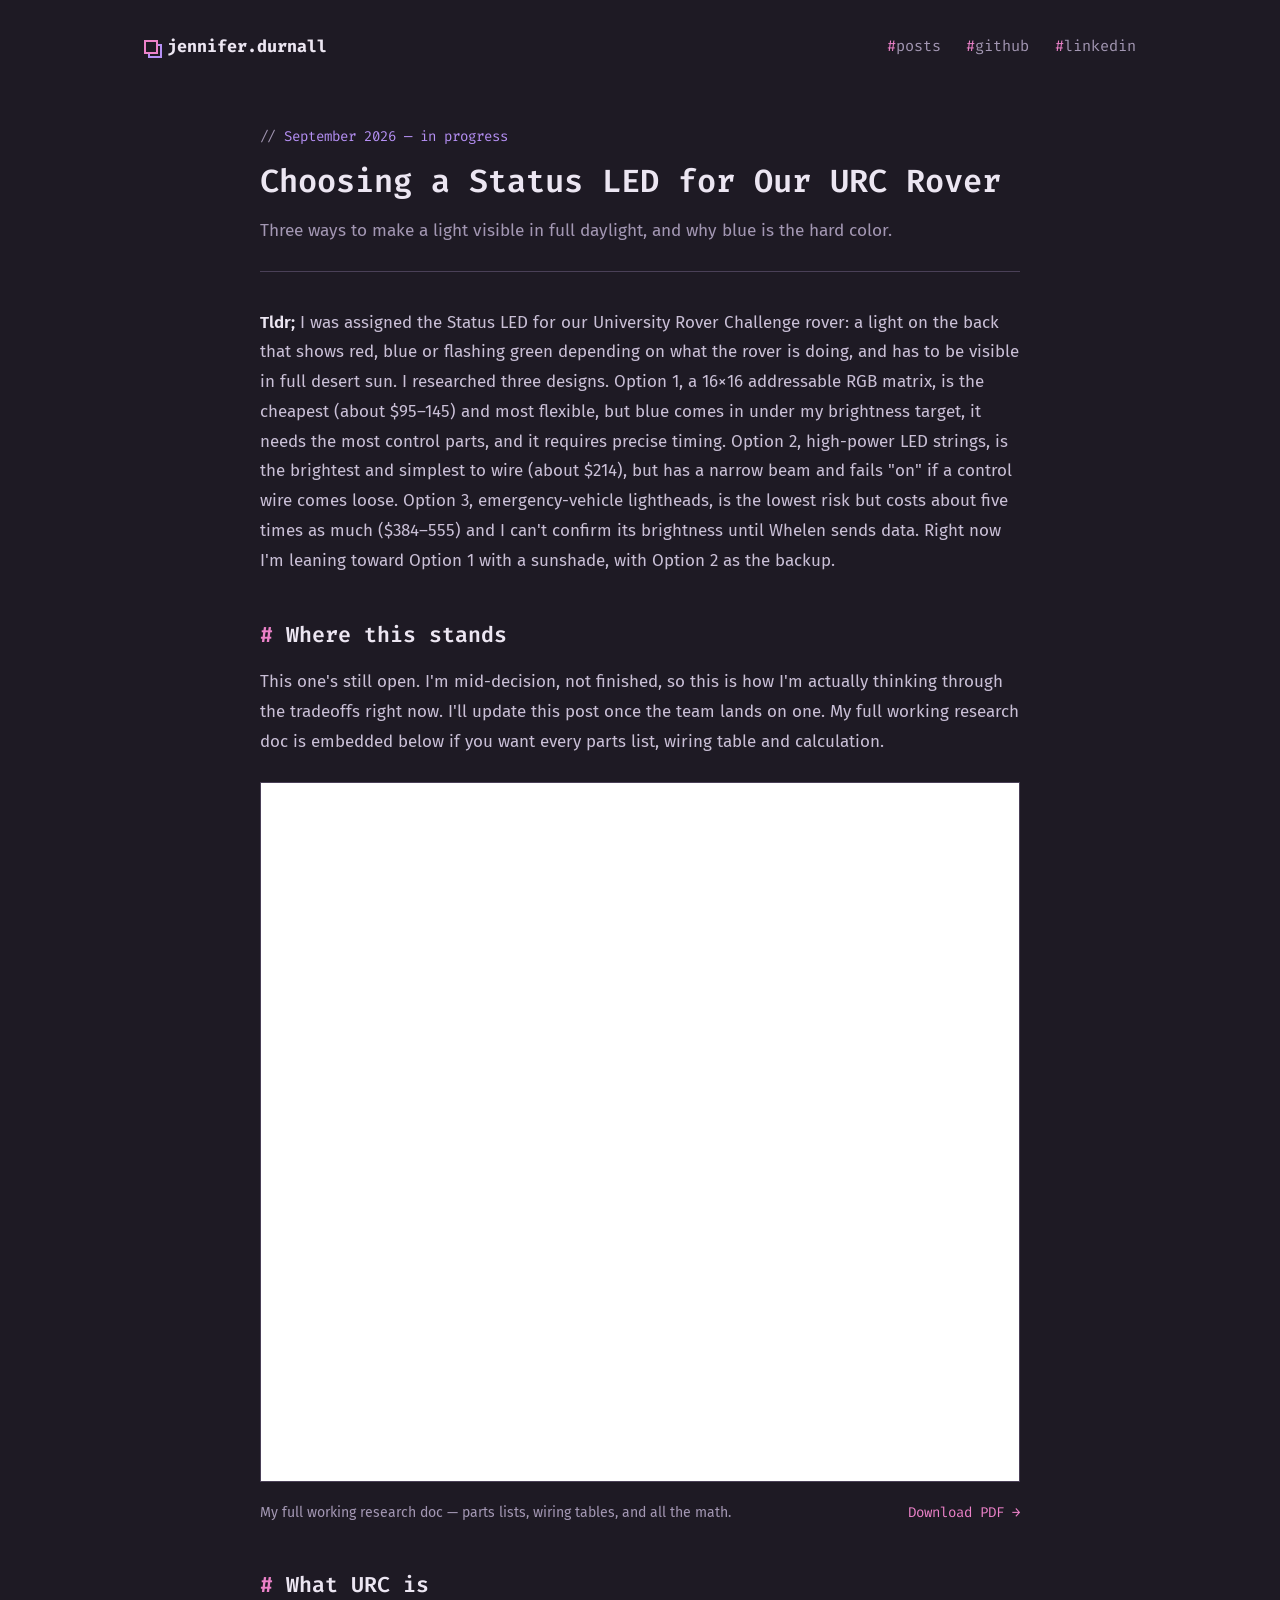
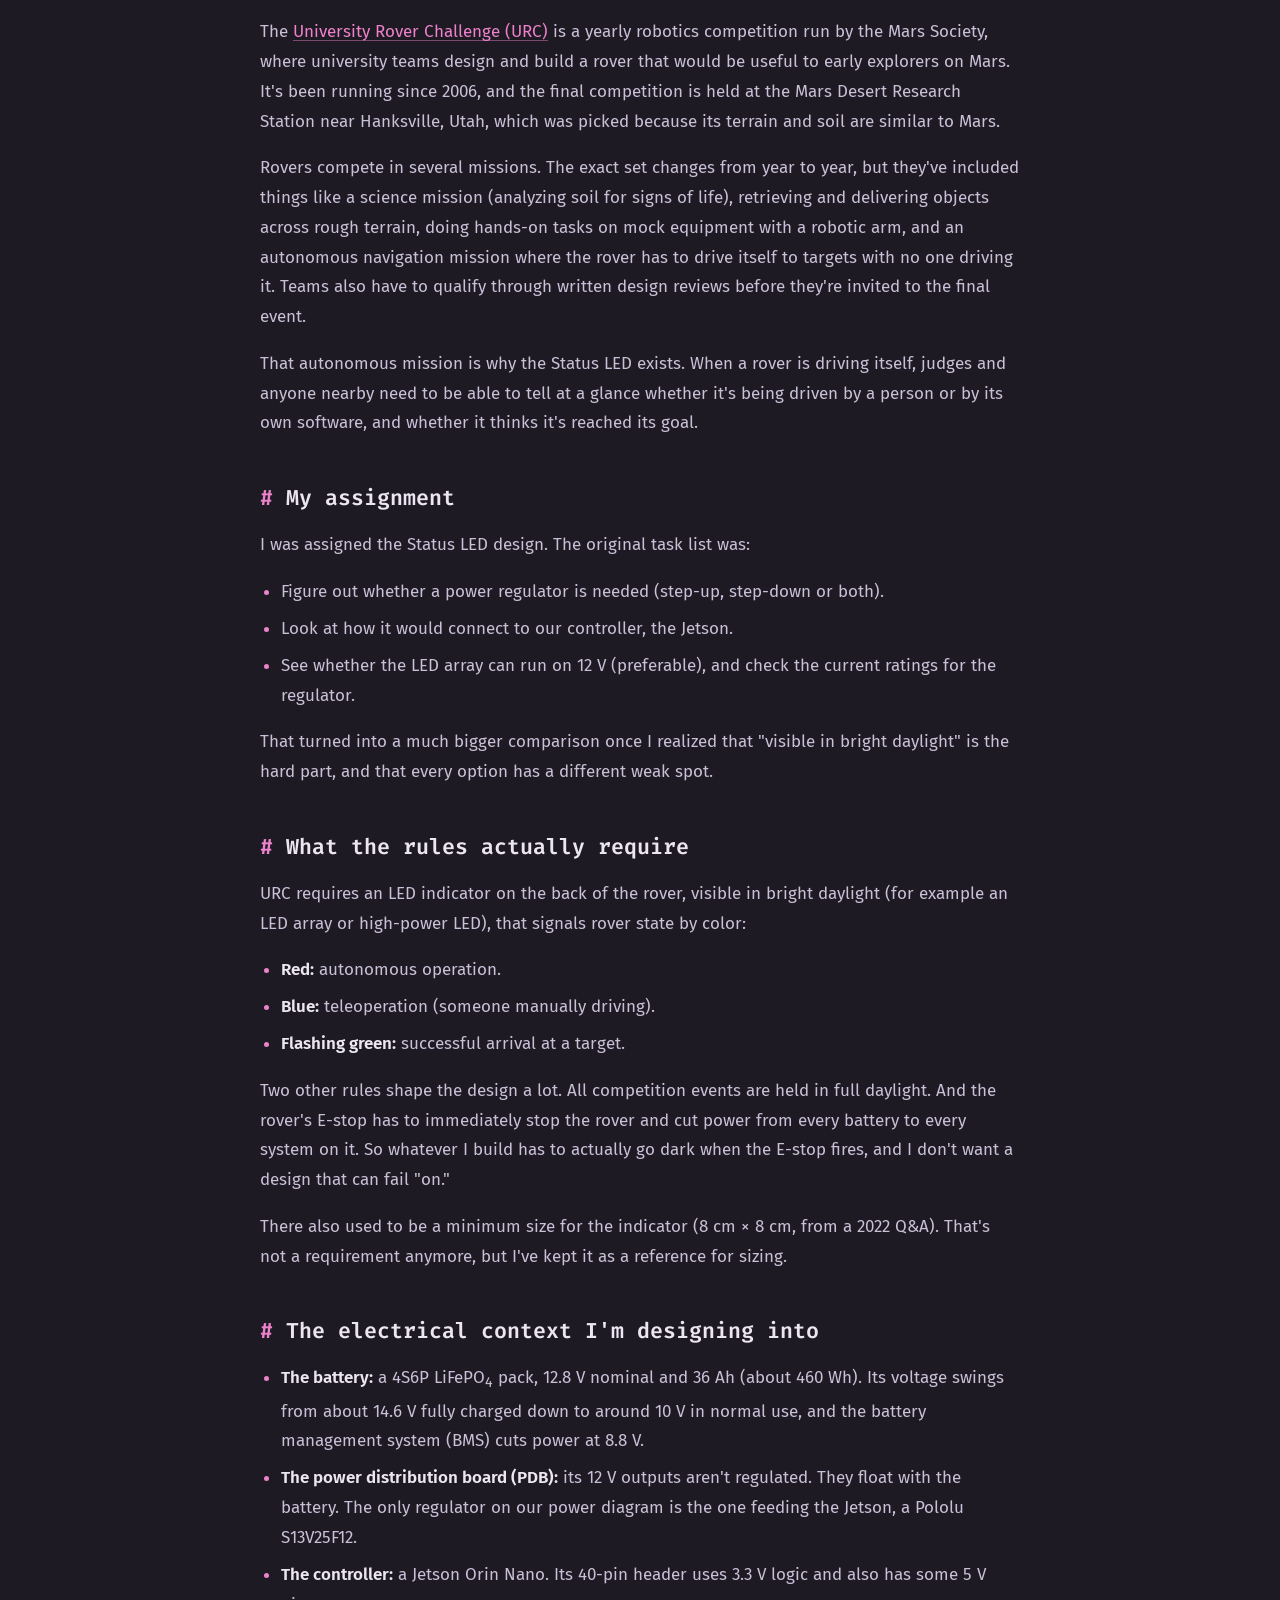
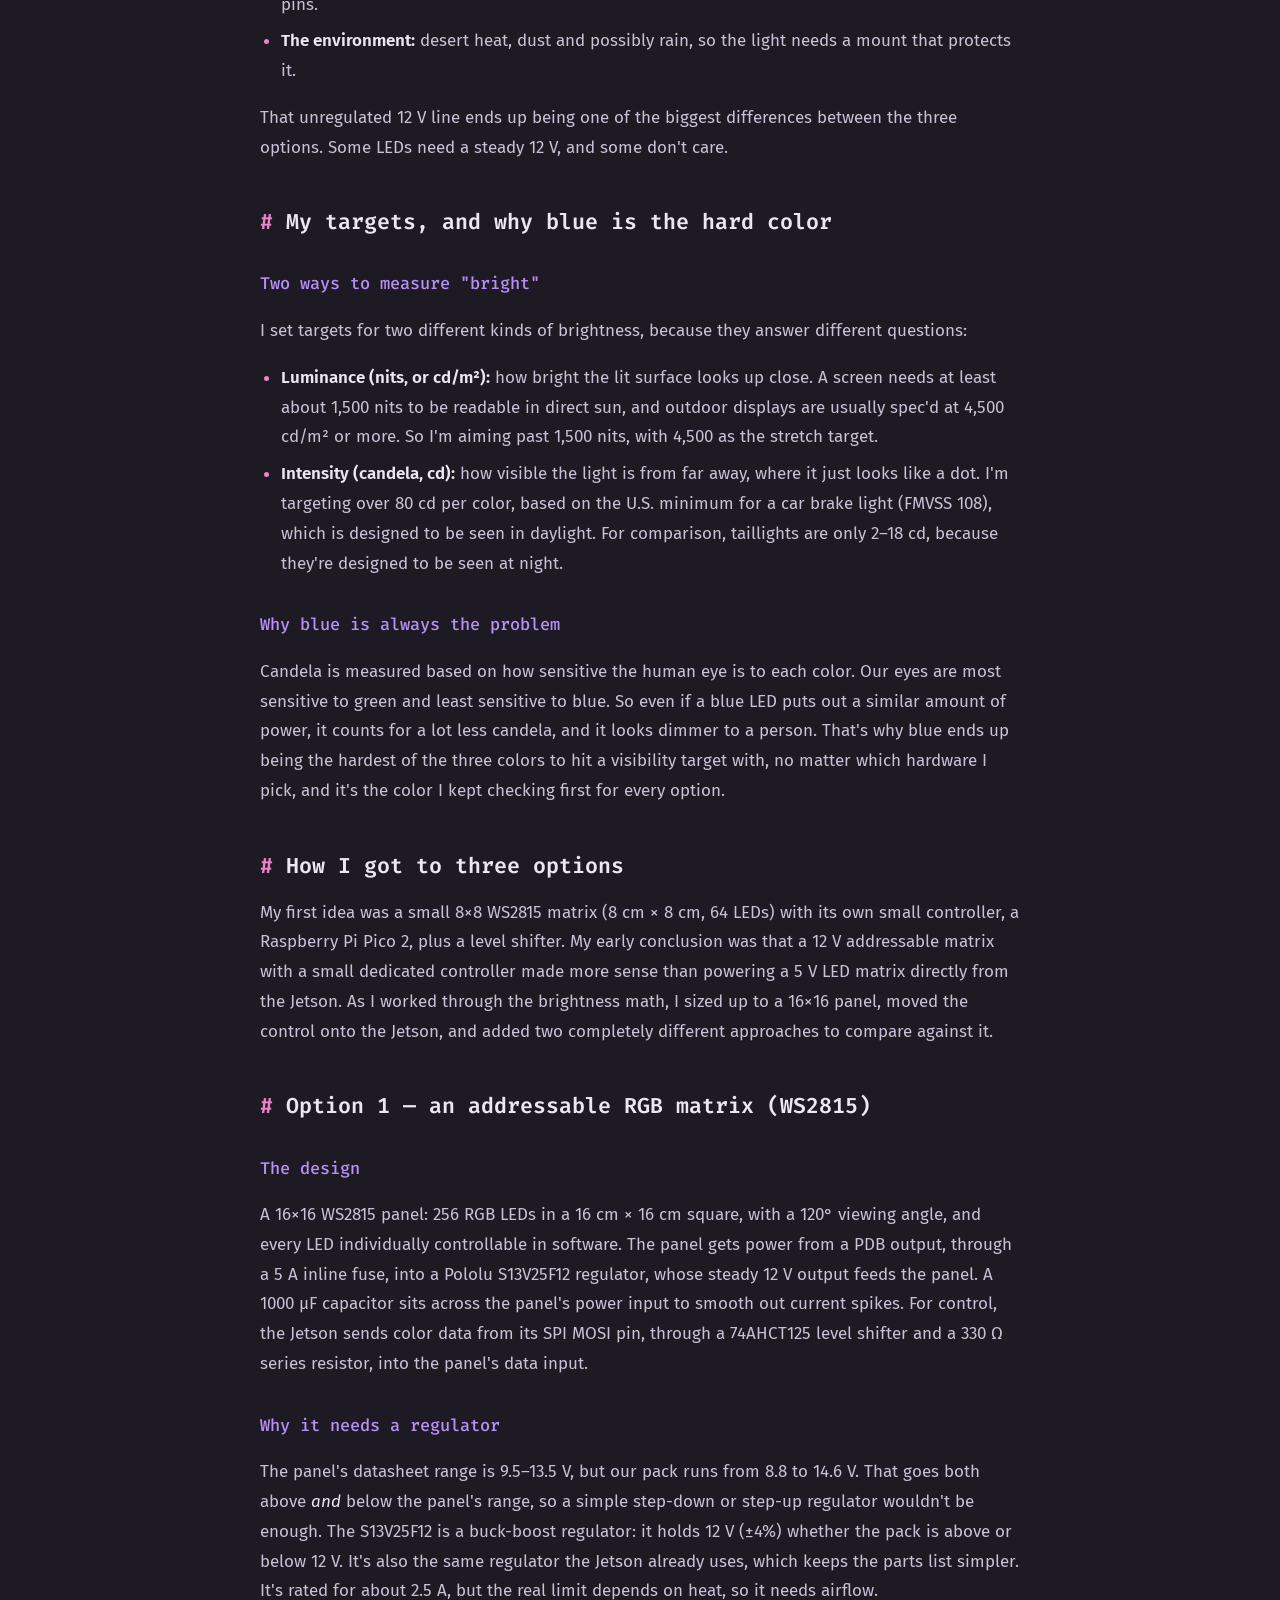
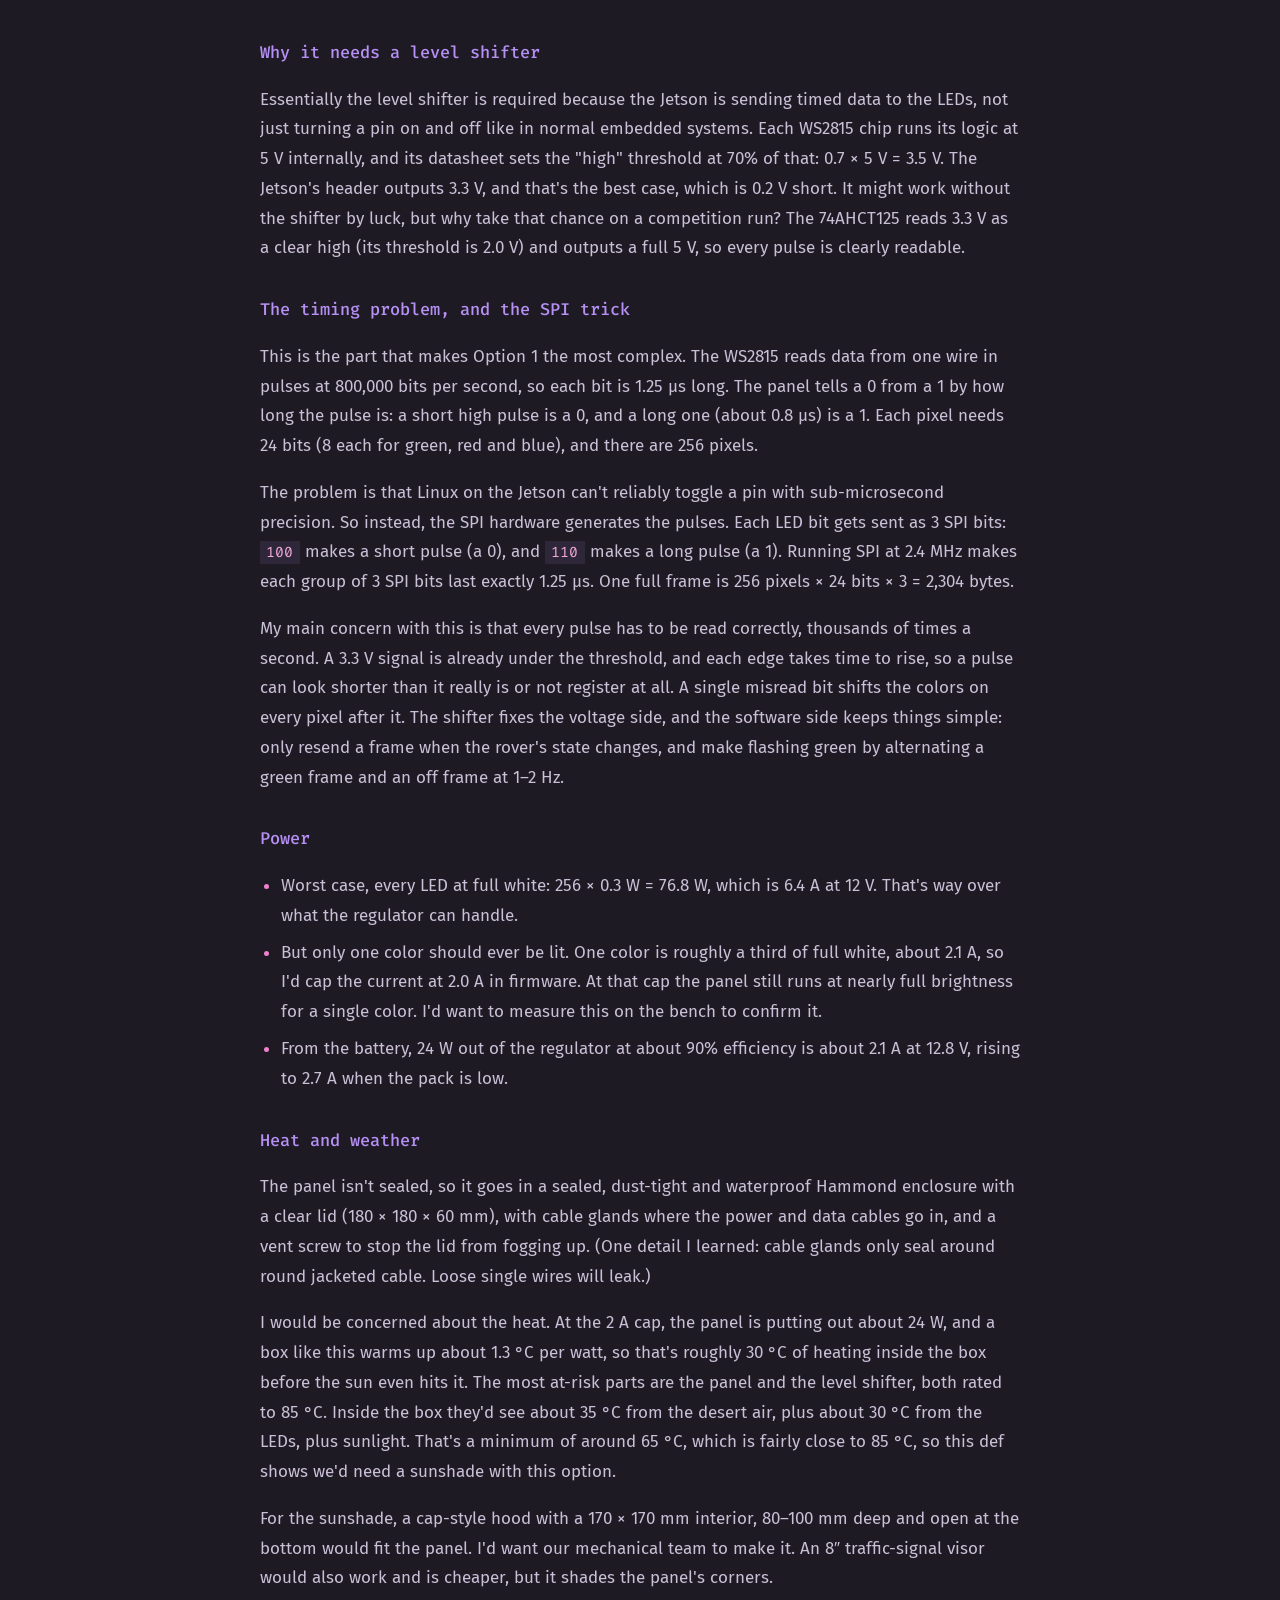
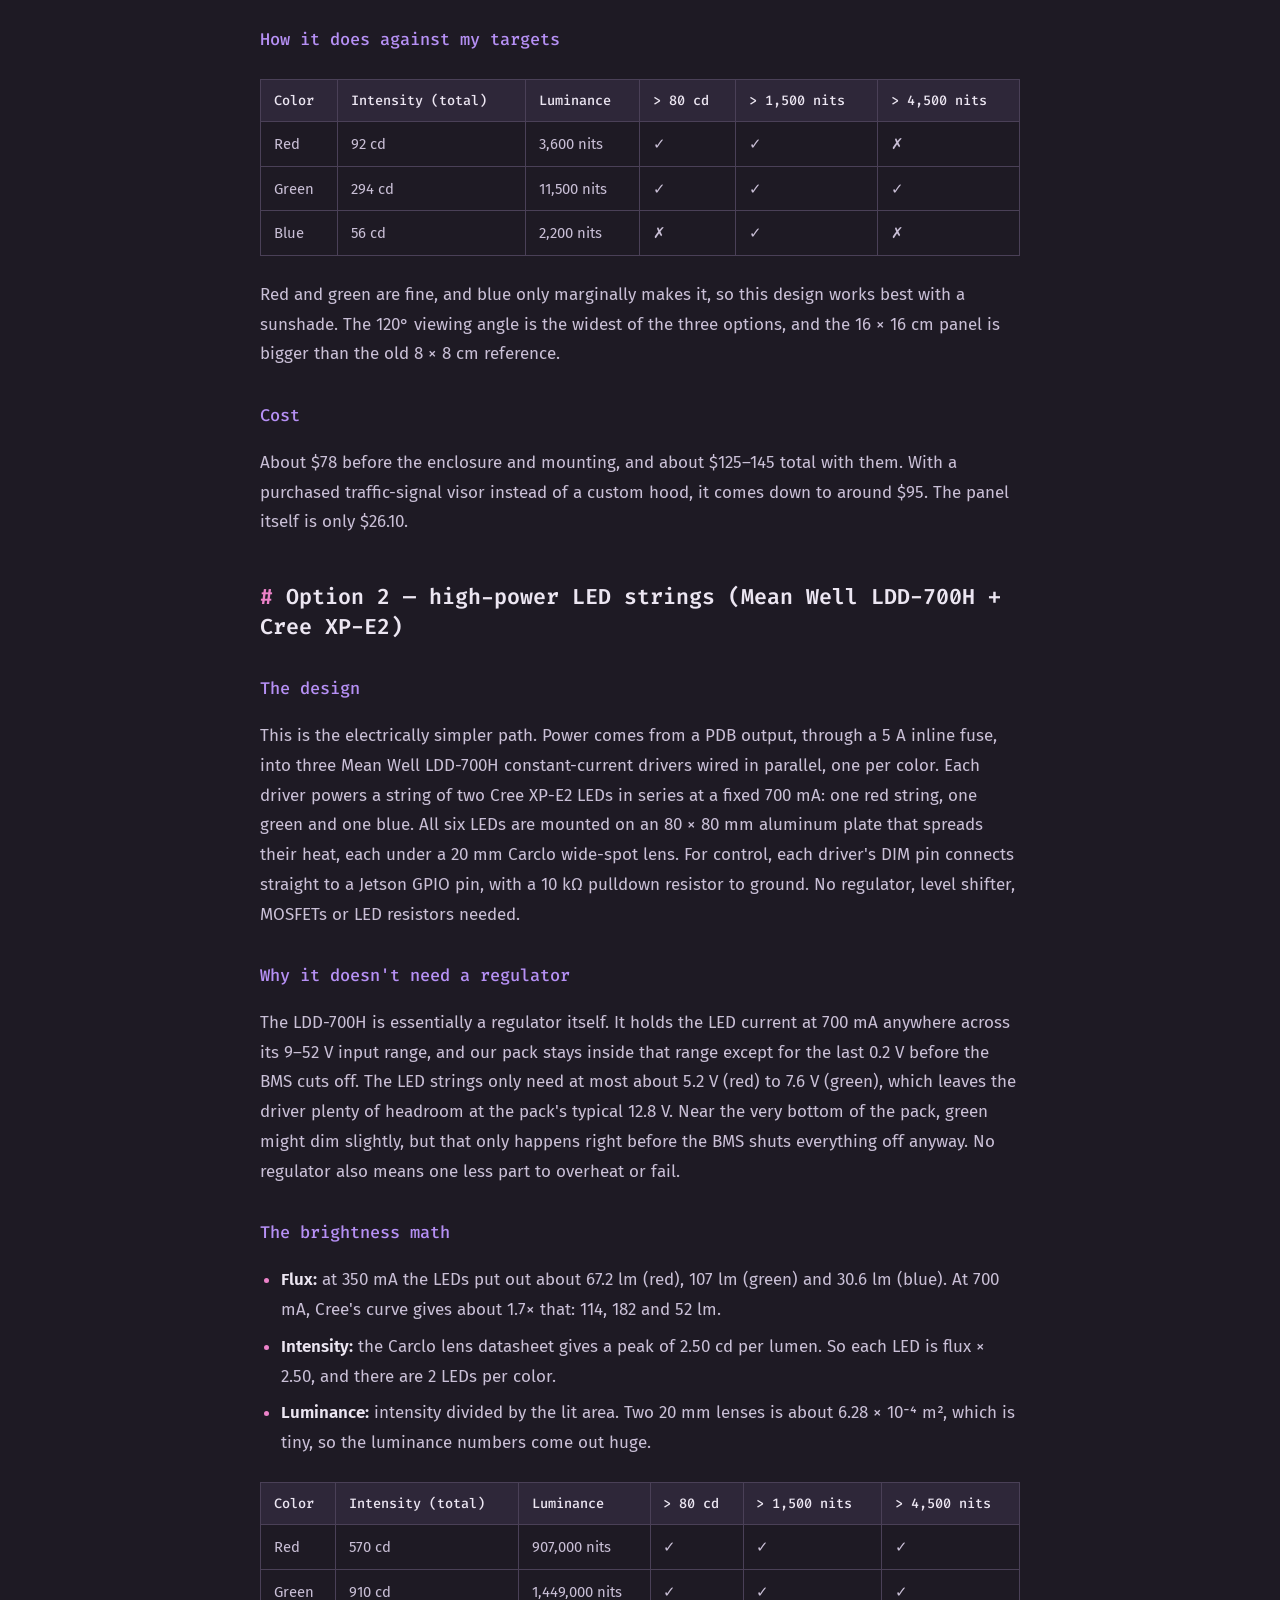
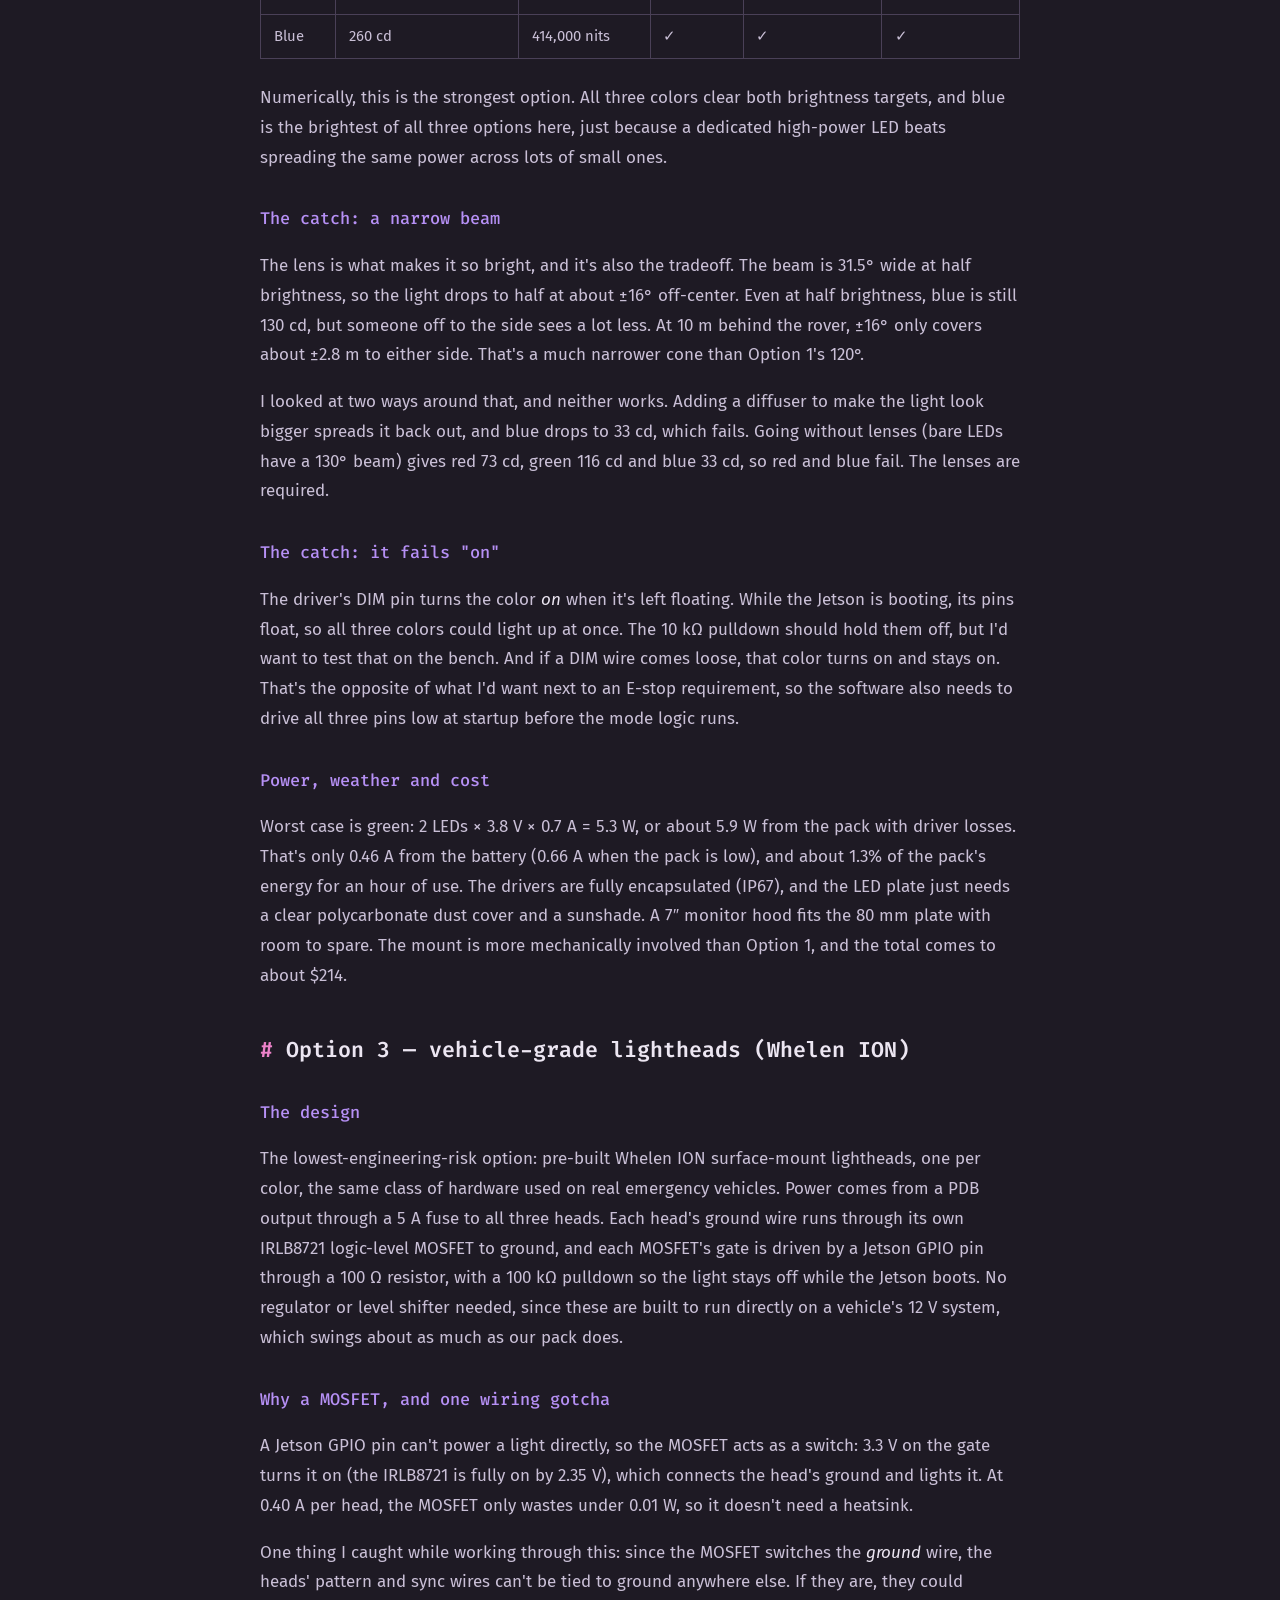
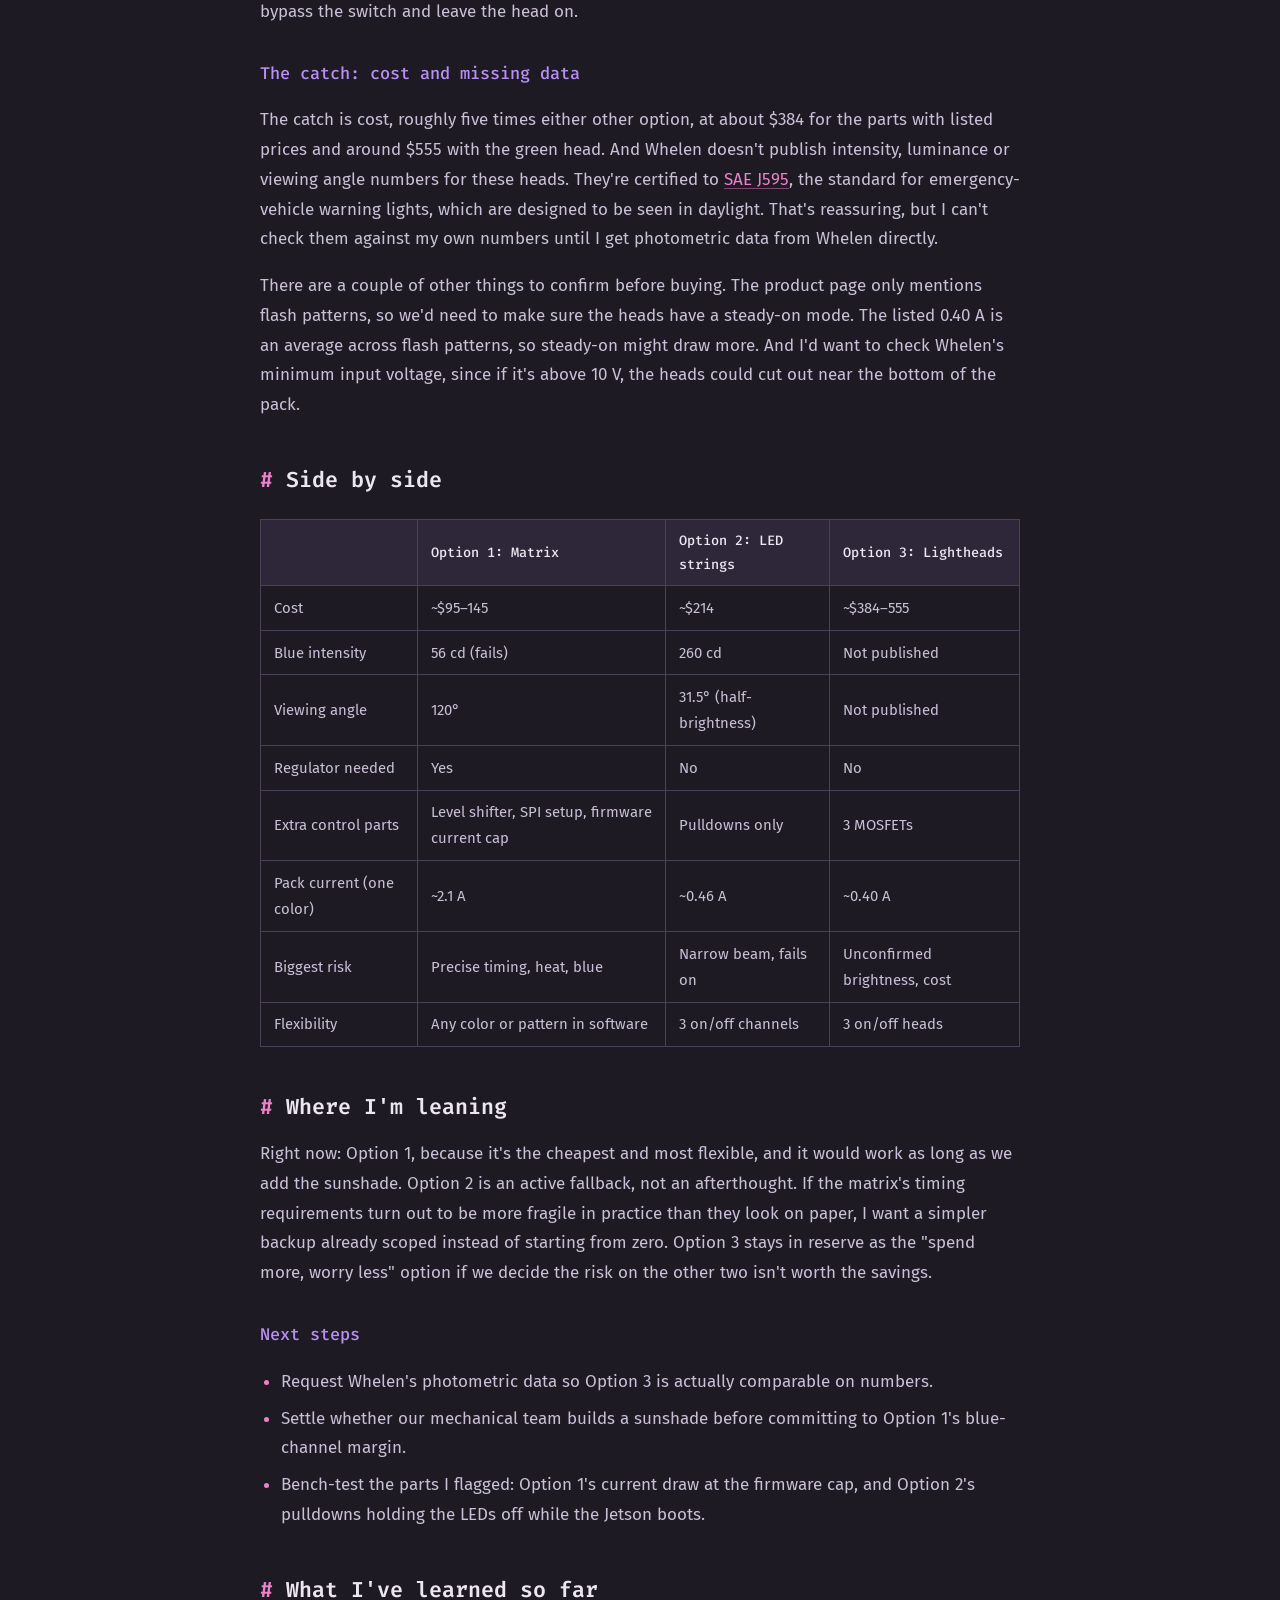
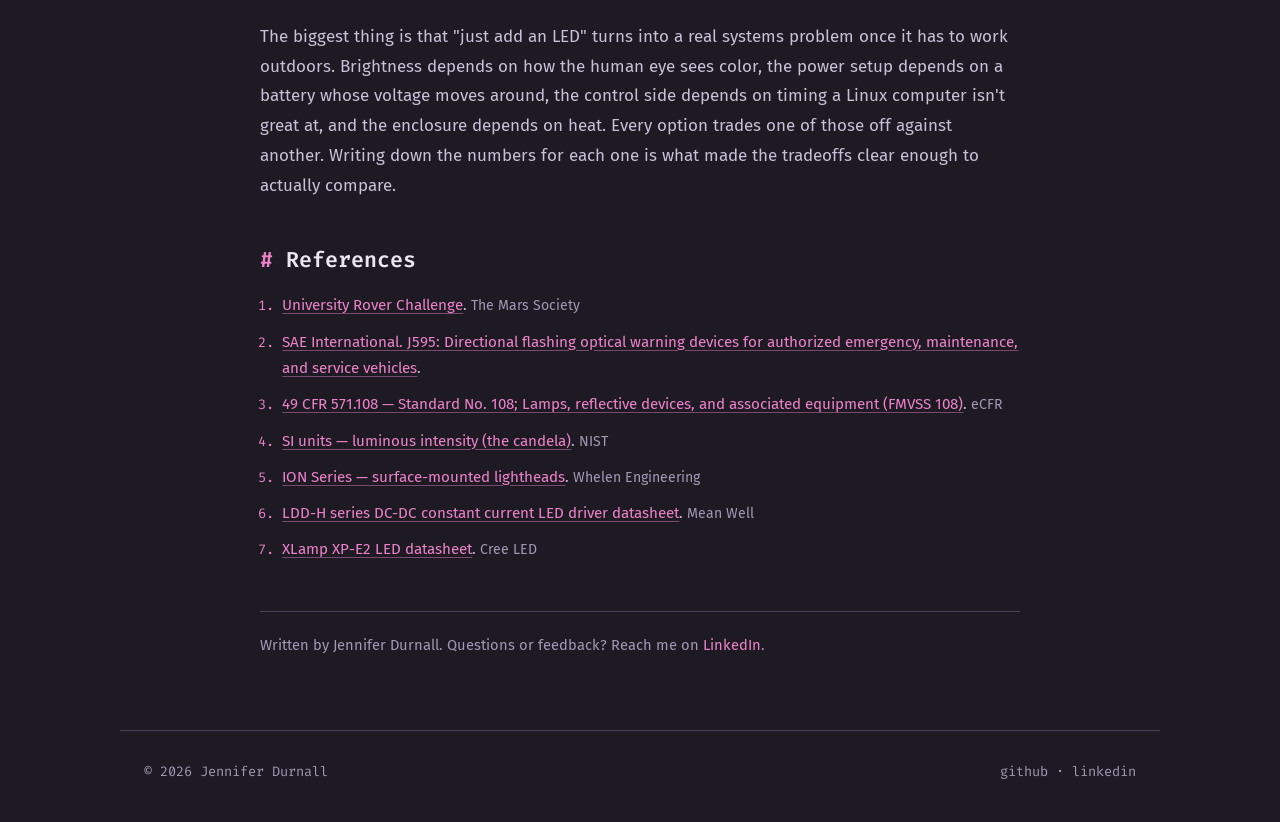
<file: posts/urc-status-led.html>
<!DOCTYPE html>
<html lang="en">
<head>
  <meta charset="UTF-8">
  <meta name="viewport" content="width=device-width, initial-scale=1.0">
  <title>Choosing a Status LED for Our URC Rover — Jennifer Durnall</title>
  <meta name="description" content="Comparing an addressable LED matrix, high-power LED strings, and vehicle lightheads for a University Rover Challenge status indicator — an in-progress design decision.">
  <link rel="preconnect" href="https://fonts.googleapis.com">
  <link rel="preconnect" href="https://fonts.gstatic.com" crossorigin>
  <link href="https://fonts.googleapis.com/css2?family=Fira+Code:wght@400;500;600;700&family=Fira+Sans:ital,wght@0,400;0,500;0,600;1,400&display=swap" rel="stylesheet">
  <link rel="stylesheet" href="../assets/style.css?v=6">
</head>
<body>

  <header class="site-header">
    <a class="logo" href="../index.html"><span class="mark"></span>jennifer.durnall</a>
    <nav class="site-nav">
      <a href="../index.html#posts">posts</a>
      <a href="https://github.com/jddurnn777">github</a>
      <a href="https://www.linkedin.com/in/jennifer-durnall">linkedin</a>
    </nav>
  </header>

  <main>
    <article>
      <div class="post-header">
        <div class="post-date">September 2026 — in progress</div>
        <h1>Choosing a Status LED for Our URC Rover</h1>
        <div class="subtitle">Three ways to make a light visible in full daylight, and why blue is the hard color.</div>
      </div>

      <p>
        <strong>Tldr;</strong> I was assigned the Status LED for our University Rover Challenge rover:
        a light on the back that shows red, blue or flashing green depending on what the rover is
        doing, and has to be visible in full desert sun. I researched three designs. Option 1, a
        16×16 addressable RGB matrix, is the cheapest (about $95–145) and most flexible, but blue
        comes in under my brightness target, it needs the most control parts, and it requires precise
        timing. Option 2, high-power LED strings, is the brightest and simplest to wire (about $214),
        but has a narrow beam and fails "on" if a control wire comes loose. Option 3, emergency-vehicle
        lightheads, is the lowest risk but costs about five times as much ($384–555) and I can't
        confirm its brightness until Whelen sends data. Right now I'm leaning toward Option 1 with a
        sunshade, with Option 2 as the backup.
      </p>

      <h2>Where this stands</h2>
      <p>
        This one's still open. I'm mid-decision, not finished, so this is how I'm actually thinking
        through the tradeoffs right now. I'll update this post once the team lands on one. My full
        working research doc is embedded below if you want every parts list, wiring table and
        calculation.
      </p>

      <div class="pdf-embed">
        <iframe src="../assets/docs/URC_Status_LED_Research.pdf" title="URC Status LED Research" loading="lazy"></iframe>
        <div class="pdf-caption">
          <span>My full working research doc — parts lists, wiring tables, and all the math.</span>
          <a href="../assets/docs/URC_Status_LED_Research.pdf" download>Download PDF →</a>
        </div>
      </div>

      <h2>What URC is</h2>
      <p>
        The <a href="https://urc.marssociety.org/">University Rover Challenge (URC)</a> is a yearly
        robotics competition run by the Mars Society, where university teams design and build a rover
        that would be useful to early explorers on Mars. It's been running since 2006, and the final
        competition is held at the Mars Desert Research Station near Hanksville, Utah, which was picked
        because its terrain and soil are similar to Mars.
      </p>
      <p>
        Rovers compete in several missions. The exact set changes from year to year, but they've
        included things like a science mission (analyzing soil for signs of life), retrieving and
        delivering objects across rough terrain, doing hands-on tasks on mock equipment with a robotic
        arm, and an autonomous navigation mission where the rover has to drive itself to targets with
        no one driving it. Teams also have to qualify through written design reviews before they're
        invited to the final event.
      </p>
      <p>
        That autonomous mission is why the Status LED exists. When a rover is driving itself, judges
        and anyone nearby need to be able to tell at a glance whether it's being driven by a person or
        by its own software, and whether it thinks it's reached its goal.
      </p>

      <h2>My assignment</h2>
      <p>
        I was assigned the Status LED design. The original task list was:
      </p>
      <ul>
        <li>Figure out whether a power regulator is needed (step-up, step-down or both).</li>
        <li>Look at how it would connect to our controller, the Jetson.</li>
        <li>See whether the LED array can run on 12 V (preferable), and check the current ratings for
        the regulator.</li>
      </ul>
      <p>
        That turned into a much bigger comparison once I realized that "visible in bright daylight" is
        the hard part, and that every option has a different weak spot.
      </p>

      <h2>What the rules actually require</h2>
      <p>
        URC requires an LED indicator on the back of the rover, visible in bright daylight (for
        example an LED array or high-power LED), that signals rover state by color:
      </p>
      <ul>
        <li><strong>Red:</strong> autonomous operation.</li>
        <li><strong>Blue:</strong> teleoperation (someone manually driving).</li>
        <li><strong>Flashing green:</strong> successful arrival at a target.</li>
      </ul>
      <p>
        Two other rules shape the design a lot. All competition events are held in full daylight. And
        the rover's E-stop has to immediately stop the rover and cut power from every battery to every
        system on it. So whatever I build has to actually go dark when the E-stop fires, and I don't
        want a design that can fail "on."
      </p>
      <p>
        There also used to be a minimum size for the indicator (8 cm × 8 cm, from a 2022 Q&amp;A). That's
        not a requirement anymore, but I've kept it as a reference for sizing.
      </p>

      <h2>The electrical context I'm designing into</h2>
      <ul>
        <li><strong>The battery:</strong> a 4S6P LiFePO<sub>4</sub> pack, 12.8 V nominal and 36 Ah
        (about 460 Wh). Its voltage swings from about 14.6 V fully charged down to around 10 V in
        normal use, and the battery management system (BMS) cuts power at 8.8 V.</li>
        <li><strong>The power distribution board (PDB):</strong> its 12 V outputs aren't regulated.
        They float with the battery. The only regulator on our power diagram is the one feeding the
        Jetson, a Pololu S13V25F12.</li>
        <li><strong>The controller:</strong> a Jetson Orin Nano. Its 40-pin header uses 3.3 V logic
        and also has some 5 V pins.</li>
        <li><strong>The environment:</strong> desert heat, dust and possibly rain, so the light needs
        a mount that protects it.</li>
      </ul>
      <p>
        That unregulated 12 V line ends up being one of the biggest differences between the three
        options. Some LEDs need a steady 12 V, and some don't care.
      </p>

      <h2>My targets, and why blue is the hard color</h2>

      <h3>Two ways to measure "bright"</h3>
      <p>
        I set targets for two different kinds of brightness, because they answer different
        questions:
      </p>
      <ul>
        <li><strong>Luminance (nits, or cd/m²):</strong> how bright the lit surface looks up close.
        A screen needs at least about 1,500 nits to be readable in direct sun, and outdoor displays are
        usually spec'd at 4,500 cd/m² or more. So I'm aiming past 1,500 nits, with 4,500 as the stretch
        target.</li>
        <li><strong>Intensity (candela, cd):</strong> how visible the light is from far away, where
        it just looks like a dot. I'm targeting over 80 cd per color, based on the U.S. minimum for a
        car brake light (FMVSS 108), which is designed to be seen in daylight. For comparison,
        taillights are only 2–18 cd, because they're designed to be seen at night.</li>
      </ul>

      <h3>Why blue is always the problem</h3>
      <p>
        Candela is measured based on how sensitive the human eye is to each color. Our eyes are most
        sensitive to green and least sensitive to blue. So even if a blue LED puts out a similar amount
        of power, it counts for a lot less candela, and it looks dimmer to a person. That's why blue
        ends up being the hardest of the three colors to hit a visibility target with, no matter which
        hardware I pick, and it's the color I kept checking first for every option.
      </p>

      <h2>How I got to three options</h2>
      <p>
        My first idea was a small 8×8 WS2815 matrix (8 cm × 8 cm, 64 LEDs) with its own small
        controller, a Raspberry Pi Pico 2, plus a level shifter. My early conclusion was that a 12 V
        addressable matrix with a small dedicated controller made more sense than powering a 5 V LED
        matrix directly from the Jetson. As I worked through the brightness math, I sized up to a 16×16
        panel, moved the control onto the Jetson, and added two completely different approaches to
        compare against it.
      </p>

      <h2>Option 1 — an addressable RGB matrix (WS2815)</h2>

      <h3>The design</h3>
      <p>
        A 16×16 WS2815 panel: 256 RGB LEDs in a 16 cm × 16 cm square, with a 120° viewing angle, and
        every LED individually controllable in software. The panel gets power from a PDB output, through
        a 5 A inline fuse, into a Pololu S13V25F12 regulator, whose steady 12 V output feeds the panel.
        A 1000 µF capacitor sits across the panel's power input to smooth out current spikes. For
        control, the Jetson sends color data from its SPI MOSI pin, through a 74AHCT125 level shifter
        and a 330 Ω series resistor, into the panel's data input.
      </p>

      <h3>Why it needs a regulator</h3>
      <p>
        The panel's datasheet range is 9.5–13.5 V, but our pack runs from 8.8 to 14.6 V. That goes
        both above <em>and</em> below the panel's range, so a simple step-down or step-up regulator
        wouldn't be enough. The S13V25F12 is a buck-boost regulator: it holds 12 V (±4%) whether the
        pack is above or below 12 V. It's also the same regulator the Jetson already uses, which keeps
        the parts list simpler. It's rated for about 2.5 A, but the real limit depends on heat, so it
        needs airflow.
      </p>

      <h3>Why it needs a level shifter</h3>
      <p>
        Essentially the level shifter is required because the Jetson is sending timed data to the
        LEDs, not just turning a pin on and off like in normal embedded systems. Each WS2815 chip runs
        its logic at 5 V internally, and its datasheet sets the "high" threshold at 70% of that:
        0.7 × 5 V = 3.5 V. The Jetson's header outputs 3.3 V, and that's the best case, which is 0.2 V
        short. It might work without the shifter by luck, but why take that chance on a competition
        run? The 74AHCT125 reads 3.3 V as a clear high (its threshold is 2.0 V) and outputs a full 5 V,
        so every pulse is clearly readable.
      </p>

      <h3>The timing problem, and the SPI trick</h3>
      <p>
        This is the part that makes Option 1 the most complex. The WS2815 reads data from one wire in
        pulses at 800,000 bits per second, so each bit is 1.25 µs long. The panel tells a 0 from a 1 by
        how long the pulse is: a short high pulse is a 0, and a long one (about 0.8 µs) is a 1. Each
        pixel needs 24 bits (8 each for green, red and blue), and there are 256 pixels.
      </p>
      <p>
        The problem is that Linux on the Jetson can't reliably toggle a pin with sub-microsecond
        precision. So instead, the SPI hardware generates the pulses. Each LED bit gets sent as 3 SPI
        bits: <code>100</code> makes a short pulse (a 0), and <code>110</code> makes a long pulse (a 1).
        Running SPI at 2.4 MHz makes each group of 3 SPI bits last exactly 1.25 µs. One full frame is
        256 pixels × 24 bits × 3 = 2,304 bytes.
      </p>
      <p>
        My main concern with this is that every pulse has to be read correctly, thousands of times a
        second. A 3.3 V signal is already under the threshold, and each edge takes time to rise, so a
        pulse can look shorter than it really is or not register at all. A single misread bit shifts the
        colors on every pixel after it. The shifter fixes the voltage side, and the software side keeps
        things simple: only resend a frame when the rover's state changes, and make flashing green by
        alternating a green frame and an off frame at 1–2 Hz.
      </p>

      <h3>Power</h3>
      <ul>
        <li>Worst case, every LED at full white: 256 × 0.3 W = 76.8 W, which is 6.4 A at 12 V. That's
        way over what the regulator can handle.</li>
        <li>But only one color should ever be lit. One color is roughly a third of full white, about
        2.1 A, so I'd cap the current at 2.0 A in firmware. At that cap the panel still runs at nearly
        full brightness for a single color. I'd want to measure this on the bench to confirm it.</li>
        <li>From the battery, 24 W out of the regulator at about 90% efficiency is about 2.1 A at
        12.8 V, rising to 2.7 A when the pack is low.</li>
      </ul>

      <h3>Heat and weather</h3>
      <p>
        The panel isn't sealed, so it goes in a sealed, dust-tight and waterproof Hammond enclosure
        with a clear lid (180 × 180 × 60 mm), with cable glands where the power and data cables go in,
        and a vent screw to stop the lid from fogging up. (One detail I learned: cable glands only seal
        around round jacketed cable. Loose single wires will leak.)
      </p>
      <p>
        I would be concerned about the heat. At the 2 A cap, the panel is putting out about 24 W, and a
        box like this warms up about 1.3 °C per watt, so that's roughly 30 °C of heating inside the box
        before the sun even hits it. The most at-risk parts are the panel and the level shifter, both
        rated to 85 °C. Inside the box they'd see about 35 °C from the desert air, plus about 30 °C from
        the LEDs, plus sunlight. That's a minimum of around 65 °C, which is fairly close to 85 °C, so
        this def shows we'd need a sunshade with this option.
      </p>
      <p>
        For the sunshade, a cap-style hood with a 170 × 170 mm interior, 80–100 mm deep and open at the
        bottom would fit the panel. I'd want our mechanical team to make it. An 8″ traffic-signal visor
        would also work and is cheaper, but it shades the panel's corners.
      </p>

      <h3>How it does against my targets</h3>
      <table>
        <thead>
          <tr><th>Color</th><th>Intensity (total)</th><th>Luminance</th><th>&gt; 80 cd</th><th>&gt; 1,500 nits</th><th>&gt; 4,500 nits</th></tr>
        </thead>
        <tbody>
          <tr><td>Red</td><td>92 cd</td><td>3,600 nits</td><td>✓</td><td>✓</td><td>✗</td></tr>
          <tr><td>Green</td><td>294 cd</td><td>11,500 nits</td><td>✓</td><td>✓</td><td>✓</td></tr>
          <tr><td>Blue</td><td>56 cd</td><td>2,200 nits</td><td>✗</td><td>✓</td><td>✗</td></tr>
        </tbody>
      </table>
      <p>
        Red and green are fine, and blue only marginally makes it, so this design works best with a
        sunshade. The 120° viewing angle is the widest of the three options, and the 16 × 16 cm panel is
        bigger than the old 8 × 8 cm reference.
      </p>

      <h3>Cost</h3>
      <p>
        About $78 before the enclosure and mounting, and about $125–145 total with them. With a
        purchased traffic-signal visor instead of a custom hood, it comes down to around $95. The panel
        itself is only $26.10.
      </p>

      <h2>Option 2 — high-power LED strings (Mean Well LDD-700H + Cree XP-E2)</h2>

      <h3>The design</h3>
      <p>
        This is the electrically simpler path. Power comes from a PDB output, through a 5 A inline fuse,
        into three Mean Well LDD-700H constant-current drivers wired in parallel, one per color. Each
        driver powers a string of two Cree XP-E2 LEDs in series at a fixed 700 mA: one red string, one
        green and one blue. All six LEDs are mounted on an 80 × 80 mm aluminum plate that spreads their
        heat, each under a 20 mm Carclo wide-spot lens. For control, each driver's DIM pin connects
        straight to a Jetson GPIO pin, with a 10 kΩ pulldown resistor to ground. No regulator, level
        shifter, MOSFETs or LED resistors needed.
      </p>

      <h3>Why it doesn't need a regulator</h3>
      <p>
        The LDD-700H is essentially a regulator itself. It holds the LED current at 700 mA anywhere
        across its 9–52 V input range, and our pack stays inside that range except for the last 0.2 V
        before the BMS cuts off. The LED strings only need at most about 5.2 V (red) to 7.6 V (green),
        which leaves the driver plenty of headroom at the pack's typical 12.8 V. Near the very bottom of
        the pack, green might dim slightly, but that only happens right before the BMS shuts everything
        off anyway. No regulator also means one less part to overheat or fail.
      </p>

      <h3>The brightness math</h3>
      <ul>
        <li><strong>Flux:</strong> at 350 mA the LEDs put out about 67.2 lm (red), 107 lm (green) and
        30.6 lm (blue). At 700 mA, Cree's curve gives about 1.7× that: 114, 182 and 52 lm.</li>
        <li><strong>Intensity:</strong> the Carclo lens datasheet gives a peak of 2.50 cd per lumen.
        So each LED is flux × 2.50, and there are 2 LEDs per color.</li>
        <li><strong>Luminance:</strong> intensity divided by the lit area. Two 20 mm lenses is about
        6.28 × 10⁻⁴ m², which is tiny, so the luminance numbers come out huge.</li>
      </ul>
      <table>
        <thead>
          <tr><th>Color</th><th>Intensity (total)</th><th>Luminance</th><th>&gt; 80 cd</th><th>&gt; 1,500 nits</th><th>&gt; 4,500 nits</th></tr>
        </thead>
        <tbody>
          <tr><td>Red</td><td>570 cd</td><td>907,000 nits</td><td>✓</td><td>✓</td><td>✓</td></tr>
          <tr><td>Green</td><td>910 cd</td><td>1,449,000 nits</td><td>✓</td><td>✓</td><td>✓</td></tr>
          <tr><td>Blue</td><td>260 cd</td><td>414,000 nits</td><td>✓</td><td>✓</td><td>✓</td></tr>
        </tbody>
      </table>
      <p>
        Numerically, this is the strongest option. All three colors clear both brightness targets, and
        blue is the brightest of all three options here, just because a dedicated high-power LED beats
        spreading the same power across lots of small ones.
      </p>

      <h3>The catch: a narrow beam</h3>
      <p>
        The lens is what makes it so bright, and it's also the tradeoff. The beam is 31.5° wide at half
        brightness, so the light drops to half at about ±16° off-center. Even at half brightness, blue
        is still 130 cd, but someone off to the side sees a lot less. At 10 m behind the rover, ±16°
        only covers about ±2.8 m to either side. That's a much narrower cone than Option 1's 120°.
      </p>
      <p>
        I looked at two ways around that, and neither works. Adding a diffuser to make the light look
        bigger spreads it back out, and blue drops to 33 cd, which fails. Going without lenses (bare LEDs
        have a 130° beam) gives red 73 cd, green 116 cd and blue 33 cd, so red and blue fail. The lenses
        are required.
      </p>

      <h3>The catch: it fails "on"</h3>
      <p>
        The driver's DIM pin turns the color <em>on</em> when it's left floating. While the Jetson is
        booting, its pins float, so all three colors could light up at once. The 10 kΩ pulldown should
        hold them off, but I'd want to test that on the bench. And if a DIM wire comes loose, that color
        turns on and stays on. That's the opposite of what I'd want next to an E-stop requirement, so the
        software also needs to drive all three pins low at startup before the mode logic runs.
      </p>

      <h3>Power, weather and cost</h3>
      <p>
        Worst case is green: 2 LEDs × 3.8 V × 0.7 A = 5.3 W, or about 5.9 W from the pack with driver
        losses. That's only 0.46 A from the battery (0.66 A when the pack is low), and about 1.3% of the
        pack's energy for an hour of use. The drivers are fully encapsulated (IP67), and the LED plate
        just needs a clear polycarbonate dust cover and a sunshade. A 7″ monitor hood fits the 80 mm
        plate with room to spare. The mount is more mechanically involved than Option 1, and the total
        comes to about $214.
      </p>

      <h2>Option 3 — vehicle-grade lightheads (Whelen ION)</h2>

      <h3>The design</h3>
      <p>
        The lowest-engineering-risk option: pre-built Whelen ION surface-mount lightheads, one per color,
        the same class of hardware used on real emergency vehicles. Power comes from a PDB output through
        a 5 A fuse to all three heads. Each head's ground wire runs through its own IRLB8721 logic-level
        MOSFET to ground, and each MOSFET's gate is driven by a Jetson GPIO pin through a 100 Ω resistor,
        with a 100 kΩ pulldown so the light stays off while the Jetson boots. No regulator or level
        shifter needed, since these are built to run directly on a vehicle's 12 V system, which swings
        about as much as our pack does.
      </p>

      <h3>Why a MOSFET, and one wiring gotcha</h3>
      <p>
        A Jetson GPIO pin can't power a light directly, so the MOSFET acts as a switch: 3.3 V on the gate
        turns it on (the IRLB8721 is fully on by 2.35 V), which connects the head's ground and lights it.
        At 0.40 A per head, the MOSFET only wastes under 0.01 W, so it doesn't need a heatsink.
      </p>
      <p>
        One thing I caught while working through this: since the MOSFET switches the <em>ground</em>
        wire, the heads' pattern and sync wires can't be tied to ground anywhere else. If they are, they
        could bypass the switch and leave the head on.
      </p>

      <h3>The catch: cost and missing data</h3>
      <p>
        The catch is cost, roughly five times either other option, at about $384 for the parts with
        listed prices and around $555 with the green head. And Whelen doesn't publish intensity,
        luminance or viewing angle numbers for these heads. They're certified to
        <a href="https://www.sae.org/standards/content/j595_202108/">SAE J595</a>, the standard for
        emergency-vehicle warning lights, which are designed to be seen in daylight. That's reassuring,
        but I can't check them against my own numbers until I get photometric data from Whelen directly.
      </p>
      <p>
        There are a couple of other things to confirm before buying. The product page only mentions flash
        patterns, so we'd need to make sure the heads have a steady-on mode. The listed 0.40 A is an
        average across flash patterns, so steady-on might draw more. And I'd want to check Whelen's minimum
        input voltage, since if it's above 10 V, the heads could cut out near the bottom of the pack.
      </p>

      <h2>Side by side</h2>
      <table>
        <thead>
          <tr><th></th><th>Option 1: Matrix</th><th>Option 2: LED strings</th><th>Option 3: Lightheads</th></tr>
        </thead>
        <tbody>
          <tr><td>Cost</td><td>~$95–145</td><td>~$214</td><td>~$384–555</td></tr>
          <tr><td>Blue intensity</td><td>56 cd (fails)</td><td>260 cd</td><td>Not published</td></tr>
          <tr><td>Viewing angle</td><td>120°</td><td>31.5° (half-brightness)</td><td>Not published</td></tr>
          <tr><td>Regulator needed</td><td>Yes</td><td>No</td><td>No</td></tr>
          <tr><td>Extra control parts</td><td>Level shifter, SPI setup, firmware current cap</td><td>Pulldowns only</td><td>3 MOSFETs</td></tr>
          <tr><td>Pack current (one color)</td><td>~2.1 A</td><td>~0.46 A</td><td>~0.40 A</td></tr>
          <tr><td>Biggest risk</td><td>Precise timing, heat, blue</td><td>Narrow beam, fails on</td><td>Unconfirmed brightness, cost</td></tr>
          <tr><td>Flexibility</td><td>Any color or pattern in software</td><td>3 on/off channels</td><td>3 on/off heads</td></tr>
        </tbody>
      </table>

      <h2>Where I'm leaning</h2>
      <p>
        Right now: Option 1, because it's the cheapest and most flexible, and it would work as long as we
        add the sunshade. Option 2 is an active fallback, not an afterthought. If the matrix's timing
        requirements turn out to be more fragile in practice than they look on paper, I want a simpler
        backup already scoped instead of starting from zero. Option 3 stays in reserve as the "spend
        more, worry less" option if we decide the risk on the other two isn't worth the savings.
      </p>

      <h3>Next steps</h3>
      <ul>
        <li>Request Whelen's photometric data so Option 3 is actually comparable on numbers.</li>
        <li>Settle whether our mechanical team builds a sunshade before committing to Option 1's
        blue-channel margin.</li>
        <li>Bench-test the parts I flagged: Option 1's current draw at the firmware cap, and Option 2's
        pulldowns holding the LEDs off while the Jetson boots.</li>
      </ul>

      <h2>What I've learned so far</h2>
      <p>
        The biggest thing is that "just add an LED" turns into a real systems problem once it has to work
        outdoors. Brightness depends on how the human eye sees color, the power setup depends on a battery
        whose voltage moves around, the control side depends on timing a Linux computer isn't great at,
        and the enclosure depends on heat. Every option trades one of those off against another. Writing
        down the numbers for each one is what made the tradeoffs clear enough to actually compare.
      </p>

      <h2>References</h2>
      <ol class="references">
        <li><a href="https://urc.marssociety.org/">University Rover Challenge</a>.
          <span class="cite">The Mars Society</span></li>
        <li><a href="https://www.sae.org/standards/content/j595_202108/">SAE International. J595: Directional flashing optical warning devices for authorized emergency, maintenance, and service vehicles</a>.</li>
        <li><a href="https://www.ecfr.gov/current/title-49/subtitle-B/chapter-V/part-571/subpart-B/section-571.108">49 CFR 571.108 — Standard No. 108; Lamps, reflective devices, and associated equipment (FMVSS 108)</a>.
          <span class="cite">eCFR</span></li>
        <li><a href="https://www.nist.gov/pml/owm/si-units-luminous-intensity">SI units — luminous intensity (the candela)</a>.
          <span class="cite">NIST</span></li>
        <li><a href="https://www.whelen.com/surface-mounted-lightheads/ion-series">ION Series — surface-mounted lightheads</a>.
          <span class="cite">Whelen Engineering</span></li>
        <li><a href="https://www.meanwell.com/Upload/PDF/LDD-H/LDD-H-SPEC.PDF">LDD-H series DC-DC constant current LED driver datasheet</a>.
          <span class="cite">Mean Well</span></li>
        <li><a href="https://downloads.cree-led.com/files/ds/x/XLamp-XPE2.pdf">XLamp XP-E2 LED datasheet</a>.
          <span class="cite">Cree LED</span></li>
      </ol>

      <div class="post-footer">
        Written by Jennifer Durnall. Questions or feedback? Reach me on
        <a href="https://www.linkedin.com/in/jennifer-durnall">LinkedIn</a>.
      </div>
    </article>
  </main>

  <footer class="site-footer">
    <span>&copy; 2026 Jennifer Durnall</span>
    <span><a href="https://github.com/jddurnn777">github</a> · <a href="https://www.linkedin.com/in/jennifer-durnall">linkedin</a></span>
  </footer>

</body>
</html>
</file>
<file: assets/style.css>
/* ==========================================================
   Jennifer Durnall — Engineering Notes
   Dark, monospace-accented theme with pink/purple accents.
   ========================================================== */

:root {
  --bg: #1e1a24;          /* deep plum charcoal */
  --bg-2: #262030;        /* raised surface */
  --bg-3: #2e2739;        /* code / table headers */
  --line: #4a4057;        /* outlines, dividers */
  --line-soft: #3a3245;

  --text: #ece6f2;
  --text-soft: #c9bfd6;
  --muted: #a397b3;

  --pink: #ec82c9;        /* primary accent */
  --pink-soft: #f4a9da;
  --violet: #b690f5;      /* secondary accent */
  --violet-deep: #7c5bc4;

  --mono: "Fira Code", ui-monospace, SFMono-Regular, Menlo, Consolas, monospace;
  --sans: "Fira Sans", -apple-system, BlinkMacSystemFont, "Segoe UI", Roboto, Helvetica, Arial, sans-serif;

  --max-width: 1040px;
  --read-width: 760px;
}

* { box-sizing: border-box; }

html { scroll-behavior: smooth; }

body {
  margin: 0;
  position: relative;
  font-family: var(--sans);
  font-size: 17px;
  line-height: 1.75;
  color: var(--text);
  background: var(--bg);
  -webkit-font-smoothing: antialiased;
  overflow-x: hidden;
}

::selection { background: var(--pink); color: var(--bg); }

a { color: var(--pink); text-decoration: none; }
a:hover { color: var(--pink-soft); }

/* ---------- Decorative dot grids in the page margins ---------- */

body::before,
body::after {
  content: "";
  position: absolute;
  width: 132px;
  height: 132px;
  background-image: radial-gradient(circle, var(--line) 1.6px, transparent 1.8px);
  background-size: 22px 22px;
  pointer-events: none;
  z-index: 0;
}
body::before { top: 110px; left: 28px; }
body::after  { top: 380px; right: 20px; height: 110px; }

@media (max-width: 1320px) {
  body::before, body::after { display: none; }
}

/* ---------- Header ---------- */

.site-header {
  position: relative;
  z-index: 1;
  max-width: var(--max-width);
  margin: 0 auto;
  padding: 2rem 1.5rem 1rem;
  display: flex;
  align-items: center;
  justify-content: space-between;
  gap: 1rem;
  flex-wrap: wrap;
}

.logo {
  font-family: var(--mono);
  font-weight: 700;
  font-size: 1.05rem;
  color: var(--text);
  display: inline-flex;
  align-items: center;
  gap: 0.55rem;
}
.logo:hover { color: var(--text); }
.logo .mark {
  display: inline-block;
  width: 14px;
  height: 14px;
  border: 2px solid var(--pink);
  box-shadow: 4px 4px 0 -2px var(--bg), 4px 4px 0 0 var(--violet);
}

.site-nav {
  display: flex;
  gap: 1.6rem;
  font-family: var(--mono);
  font-size: 0.95rem;
}
.site-nav a { color: var(--muted); }
.site-nav a::before { content: "#"; color: var(--pink); }
.site-nav a:hover,
.site-nav a[aria-current="page"] { color: var(--text); }

main {
  position: relative;
  z-index: 1;
  max-width: var(--max-width);
  margin: 0 auto;
  padding: 1.5rem 1.5rem 4.5rem;
}

/* ---------- Homepage hero ---------- */

.hero {
  display: grid;
  grid-template-columns: 1.25fr 1fr;
  gap: 2.5rem;
  align-items: center;
  padding: 3rem 0 3.5rem;
}

.hero h1 {
  font-family: var(--mono);
  font-weight: 600;
  font-size: 2rem;
  line-height: 1.45;
  margin: 0 0 1.1rem;
  color: var(--text);
}
.hero h1 em { font-style: normal; color: var(--pink); }

.hero p {
  color: var(--muted);
  margin: 0 0 1.6rem;
  max-width: 34rem;
}

.btn {
  display: inline-block;
  font-family: var(--mono);
  font-size: 0.95rem;
  color: var(--text);
  border: 1px solid var(--pink);
  padding: 0.5rem 1rem;
  transition: background 0.15s ease, color 0.15s ease;
}
.btn:hover { background: rgba(236, 130, 201, 0.14); color: var(--text); }

.hero-art {
  position: relative;
  height: 270px;
}
.hero-art .sq {
  position: absolute;
  border: 1px solid var(--line);
}
.hero-art .sq.a { width: 170px; height: 170px; top: 8px; left: 12%; border-color: var(--violet); }
.hero-art .sq.b { width: 130px; height: 130px; top: 70px; left: 36%; border-color: var(--pink); }
.hero-art .sq.c { width: 82px; height: 82px; top: 18px; right: 6%; }
.hero-art .dots {
  position: absolute;
  right: 12%;
  bottom: 52px;
  width: 110px;
  height: 66px;
  background-image: radial-gradient(circle, var(--violet) 1.6px, transparent 1.8px);
  background-size: 22px 22px;
  opacity: 0.8;
}
.hero-art .status {
  position: absolute;
  left: 12%;
  right: 6%;
  bottom: 0;
  font-family: var(--mono);
  font-size: 0.85rem;
  color: var(--muted);
  border: 1px solid var(--line);
  background: var(--bg);
  padding: 0.5rem 0.8rem;
  display: flex;
  gap: 0.6rem;
  align-items: center;
}
.hero-art .status::before {
  content: "";
  flex: none;
  width: 12px;
  height: 12px;
  background: var(--pink);
}
.hero-art .status b { color: var(--text); font-weight: 500; }

/* ---------- Section titles ("#posts ————") ---------- */

.section-title {
  display: flex;
  align-items: center;
  gap: 1rem;
  font-family: var(--mono);
  font-weight: 500;
  font-size: 1.6rem;
  margin: 1rem 0 1.8rem;
  color: var(--text);
}
.section-title::before { content: "#"; color: var(--pink); margin-right: -0.9rem; }
.section-title::after {
  content: "";
  flex: 1;
  max-width: 420px;
  height: 1px;
  background: var(--pink);
}

/* ---------- Post list on homepage ---------- */

.post-list {
  list-style: none;
  padding: 0;
  margin: 0;
  display: grid;
  grid-template-columns: repeat(2, 1fr);
  gap: 1.4rem;
}

.post-card {
  display: flex;
  flex-direction: column;
  border: 1px solid var(--line);
  background: var(--bg);
  transition: border-color 0.15s ease, transform 0.15s ease;
}
.post-card:hover { border-color: var(--pink); transform: translateY(-2px); }

.post-card > div:last-child {
  order: -1;
  font-family: var(--mono);
  font-size: 0.82rem;
  color: var(--muted);
  border-bottom: 1px solid var(--line);
  padding: 0.55rem 1.1rem;
  display: flex;
  flex-wrap: wrap;
  gap: 0.2rem 0.9rem;
}

.post-card .post-date {
  font-family: var(--mono);
  font-size: 0.8rem;
  color: var(--violet);
  padding: 1rem 1.1rem 0;
}

.post-card h2 {
  font-family: var(--mono);
  font-weight: 500;
  font-size: 1.15rem;
  line-height: 1.45;
  margin: 0.35rem 1.1rem 0.6rem;
}
.post-card h2 a { color: var(--text); }
.post-card h2 a:hover { color: var(--pink); }

.post-card p {
  margin: 0 1.1rem 1.2rem;
  color: var(--muted);
  font-size: 0.97rem;
  line-height: 1.65;
  flex: 1;
}

.tag {
  font-family: var(--mono);
  font-size: 0.82rem;
  color: var(--muted);
}


/* ---------- "Coming soon" cards ---------- */

#coming-soon, #clubs, #fun-builds { margin-top: 3.5rem; }

.section-intro {
  color: var(--muted);
  max-width: 44rem;
  margin: -0.8rem 0 1.6rem;
}
.section-intro a {
  text-decoration: underline;
  text-decoration-color: rgba(236, 130, 201, 0.45);
  text-underline-offset: 3px;
}
.post-list.compact {
  grid-template-columns: repeat(3, 1fr);
  margin-top: 1.4rem;
}
.post-list.compact .post-card h2 { font-size: 1.02rem; }
.post-list.compact .post-card p { font-size: 0.93rem; }
@media (max-width: 980px) { .post-list.compact { grid-template-columns: repeat(2, 1fr); } }
@media (max-width: 820px) { .post-list.compact { grid-template-columns: 1fr; } }

.post-card.role:hover { transform: none; border-color: var(--violet); }
.post-card.role h2 { color: var(--text); }

.post-card.soon {
  border-style: dashed;
  min-height: 150px;
}
.post-card.soon:hover { transform: none; border-color: var(--violet); }
.post-card.soon h2 { color: var(--text-soft); margin-bottom: 1.2rem; }
.post-card.soon > div:last-child { border-bottom-style: dashed; }
.post-card.soon .tag:first-child { color: var(--pink); }
.post-card.soon .tag:first-child::before { content: "> "; color: var(--muted); }
.post-card.soon .tag:first-child::after {
  content: "_";
  margin-left: 2px;
  animation: blink 1.1s steps(1) infinite;
}
@keyframes blink { 50% { opacity: 0; } }
@media (prefers-reduced-motion: reduce) {
  .post-card.soon .tag:first-child::after { animation: none; }
  .post-card, .btn { transition: none; }
}

/* ---------- WEECS progression ---------- */

.path {
  list-style: none;
  padding: 0;
  margin: 0 0 2.2rem;
  display: grid;
  grid-template-columns: repeat(4, 1fr);
  gap: 1.4rem;
  counter-reset: none;
}
.path li {
  position: relative;
  border: 1px solid var(--line);
  padding: 0.9rem 1rem 1rem;
  display: flex;
  flex-direction: column;
  gap: 0.3rem;
}
.path li:not(:last-child)::after {
  content: "->";
  position: absolute;
  right: -1.25rem;
  top: 50%;
  transform: translateY(-50%);
  font-family: var(--mono);
  font-size: 0.85rem;
  color: var(--pink);
}
.path .step { font-family: var(--mono); font-size: 0.78rem; color: var(--violet); }
.path .role-name { font-family: var(--mono); font-size: 1rem; color: var(--text); line-height: 1.4; }
.path .role-note { font-size: 0.9rem; color: var(--muted); line-height: 1.5; }
.path li.now { border-color: var(--pink); }
.path li.now .step { color: var(--pink); }
@media (max-width: 820px) {
  .path { grid-template-columns: 1fr; gap: 1.2rem; }
  .path li:not(:last-child)::after {
    content: "↓";
    right: auto;
    left: 1rem;
    top: auto;
    bottom: -1.3rem;
    transform: none;
  }
}

/* ---------- Post page ---------- */

article {
  max-width: var(--read-width);
  margin: 0 auto;
}

.post-header {
  margin: 1.5rem 0 2.2rem;
  padding-bottom: 1.6rem;
  border-bottom: 1px solid var(--line);
}

.post-header .post-date {
  font-family: var(--mono);
  font-size: 0.88rem;
  color: var(--violet);
}
.post-header .post-date::before { content: "// "; color: var(--muted); }

.post-header h1 {
  font-family: var(--mono);
  font-weight: 600;
  font-size: 2rem;
  line-height: 1.35;
  margin: 0.6rem 0 0.8rem;
  color: var(--text);
}

.post-header .subtitle {
  color: var(--muted);
  font-size: 1.08rem;
}

article h2 {
  font-family: var(--mono);
  font-weight: 600;
  font-size: 1.35rem;
  line-height: 1.4;
  margin: 2.8rem 0 1rem;
  color: var(--text);
}
article h2::before { content: "# "; color: var(--pink); }

article h3 {
  font-family: var(--mono);
  font-weight: 500;
  font-size: 1.06rem;
  margin: 2rem 0 0.6rem;
  color: var(--violet);
}

article p, article li { color: var(--text-soft); }
article strong { color: var(--text); font-weight: 600; }
article em { color: var(--text); }

article p a, article li a, figcaption a {
  text-decoration: underline;
  text-decoration-color: rgba(236, 130, 201, 0.45);
  text-underline-offset: 3px;
}

article ul, article ol { padding-left: 1.3rem; }
article li { margin-bottom: 0.45rem; }
article ul li::marker { color: var(--pink); }
article ol li::marker { color: var(--pink); font-family: var(--mono); font-size: 0.9em; }

article code {
  font-family: var(--mono);
  font-size: 0.86em;
  color: var(--pink-soft);
  background: var(--bg-3);
  padding: 0.12rem 0.4rem;
}

article pre {
  background: var(--bg-2);
  border: 1px solid var(--line);
  border-left: 3px solid var(--violet);
  padding: 1rem 1.2rem;
  overflow-x: auto;
  font-size: 0.88rem;
  line-height: 1.6;
}
article pre code { background: none; padding: 0; color: var(--text); font-size: 1em; }

figure { margin: 2rem 0; text-align: center; }

figure img {
  max-width: 100%;
  border: 1px solid var(--line);
  background: #fff;
}

figcaption {
  font-size: 0.88rem;
  color: var(--muted);
  margin-top: 0.7rem;
  line-height: 1.6;
}

.video-embed {
  margin: 1.6rem 0;
}
.video-embed iframe {
  display: block;
  width: 100%;
  aspect-ratio: 16 / 9;
  height: auto;
  border: 1px solid var(--line);
}

figure video {
  max-width: 100%;
  max-height: 640px;
  border: 1px solid var(--line);
  background: #000;
}

table {
  width: 100%;
  border-collapse: collapse;
  margin: 1.5rem 0;
  font-size: 0.93rem;
}
th, td {
  border: 1px solid var(--line);
  padding: 0.55rem 0.8rem;
  text-align: left;
  color: var(--text-soft);
}
th {
  background: var(--bg-3);
  color: var(--text);
  font-family: var(--mono);
  font-weight: 500;
  font-size: 0.85rem;
}
td strong { color: var(--pink); }

.repo-link {
  display: inline-block;
  font-family: var(--mono);
  font-size: 0.92rem;
  color: var(--text) !important;
  border: 1px solid var(--pink);
  padding: 0.5rem 1rem;
  margin: 0.4rem 0 1.4rem;
  text-decoration: none !important;
}
.repo-link:hover { background: rgba(236, 130, 201, 0.14); }

.pdf-embed { margin: 1.6rem 0; }
.pdf-embed iframe {
  width: 100%;
  height: 700px;
  border: 1px solid var(--line);
  background: #fff;
}
.pdf-embed .pdf-caption {
  display: flex;
  justify-content: space-between;
  align-items: baseline;
  gap: 1rem;
  font-size: 0.88rem;
  color: var(--muted);
  margin-top: 0.55rem;
}
.pdf-embed .pdf-caption a { font-family: var(--mono); text-decoration: none; }

/* ---------- Plain reference list ---------- */
.references { padding-left: 1.4rem; }
.references li { margin-bottom: 0.6rem; font-size: 0.95rem; }
.references .cite { color: var(--muted); font-size: 0.88rem; }

.post-footer {
  margin-top: 3rem;
  padding-top: 1.3rem;
  border-top: 1px solid var(--line);
  font-size: 0.92rem;
  color: var(--muted);
}

/* ---------- Footer ---------- */

.site-footer {
  position: relative;
  z-index: 1;
  border-top: 1px solid var(--line);
  max-width: var(--max-width);
  margin: 0 auto;
  padding: 1.8rem 1.5rem 2.4rem;
  font-family: var(--mono);
  font-size: 0.85rem;
  color: var(--muted);
  display: flex;
  justify-content: space-between;
  flex-wrap: wrap;
  gap: 0.8rem;
}
.site-footer a { color: var(--muted); }
.site-footer a:hover { color: var(--pink); }

/* ---------- Small screens ---------- */

@media (max-width: 820px) {
  .hero { grid-template-columns: 1fr; padding: 1.5rem 0 2.5rem; }
  .hero-art { height: 230px; }
  .post-list { grid-template-columns: 1fr; }
}

@media (max-width: 600px) {
  body { font-size: 16px; }
  .site-header { padding: 1.4rem 1rem 0.6rem; }
  .site-nav { gap: 1.1rem; font-size: 0.88rem; }
  main { padding: 1rem 1rem 3.5rem; }
  .hero h1 { font-size: 1.5rem; }
  .post-header h1 { font-size: 1.5rem; }
  article h2 { font-size: 1.2rem; }
  .section-title { display: block; font-size: 1.35rem; line-height: 1.4; }
  .section-title::before { margin-right: 0; }
  .section-title::after { display: none; }
  article table { display: block; overflow-x: auto; -webkit-overflow-scrolling: touch; }
  article pre { font-size: 0.8rem; }
  .pdf-embed iframe { height: 480px; }
  .site-footer { padding: 1.5rem 1rem 2rem; }
}
</file>
